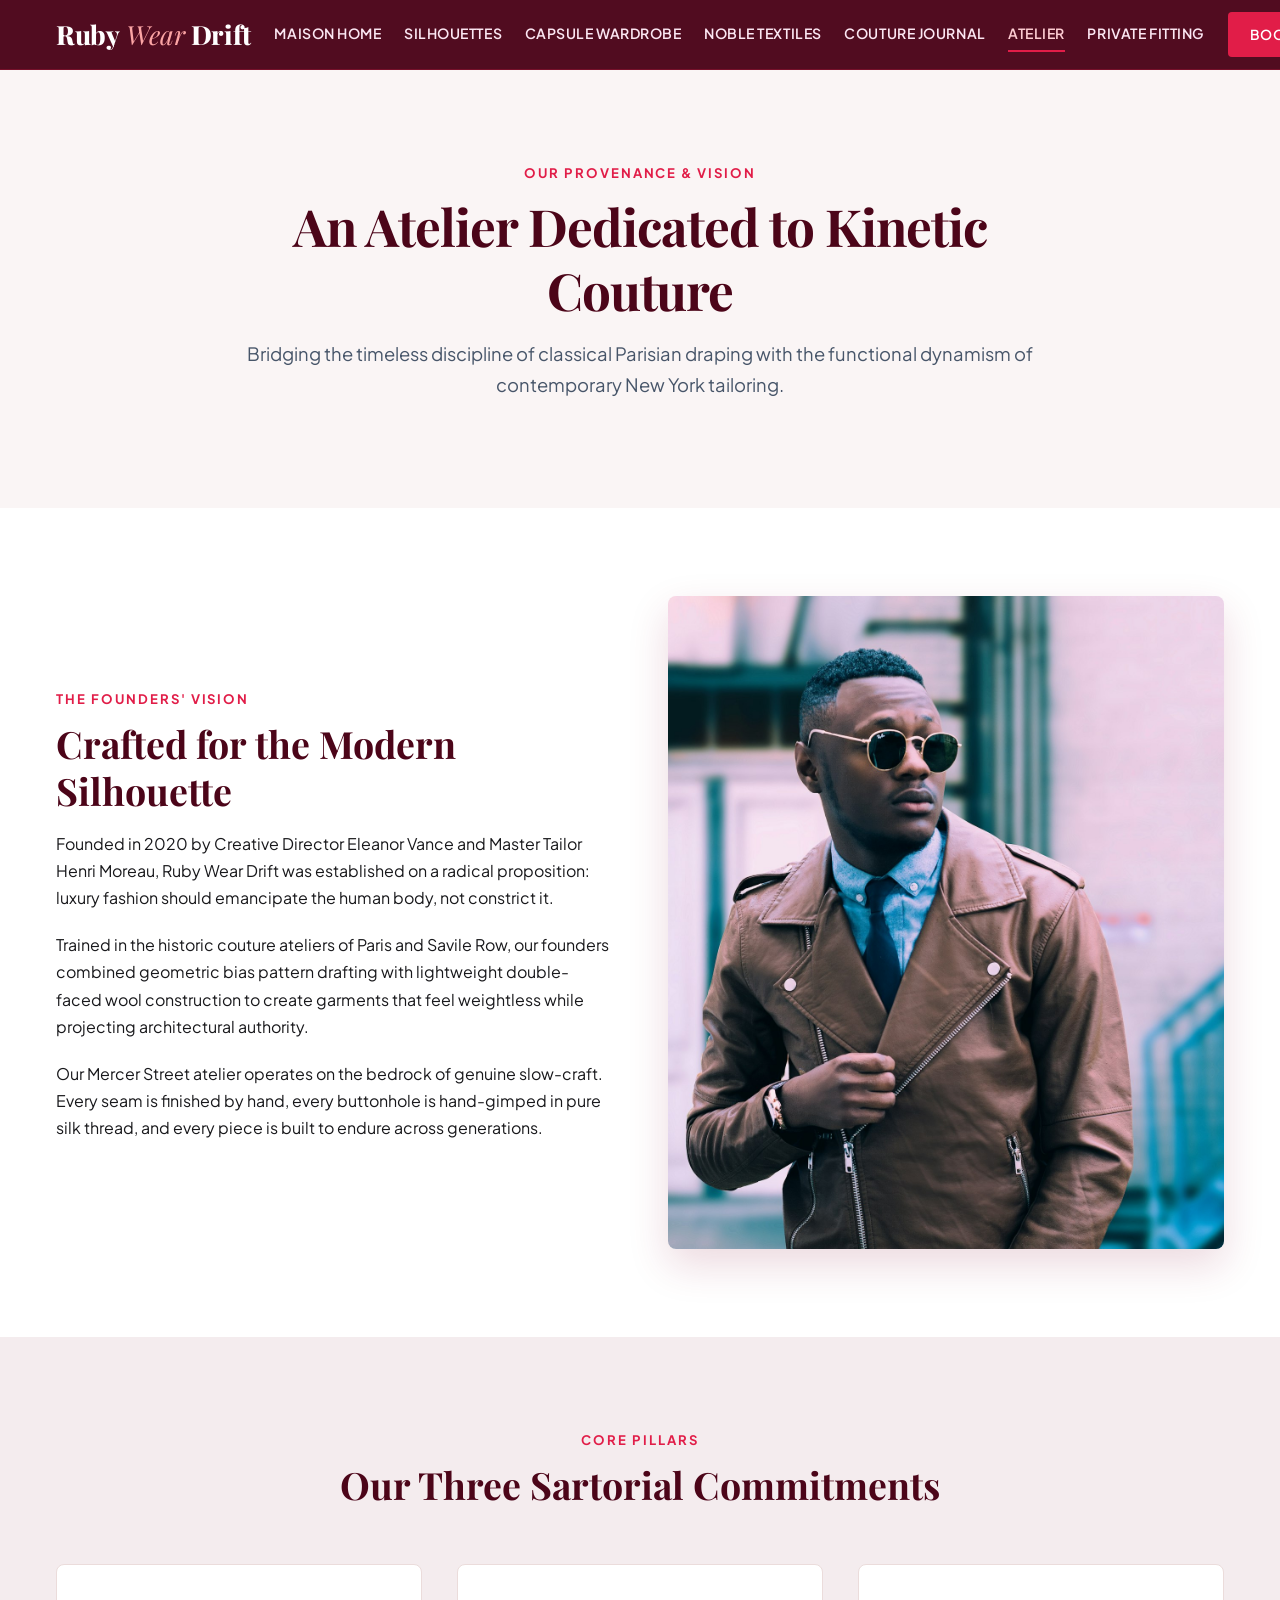
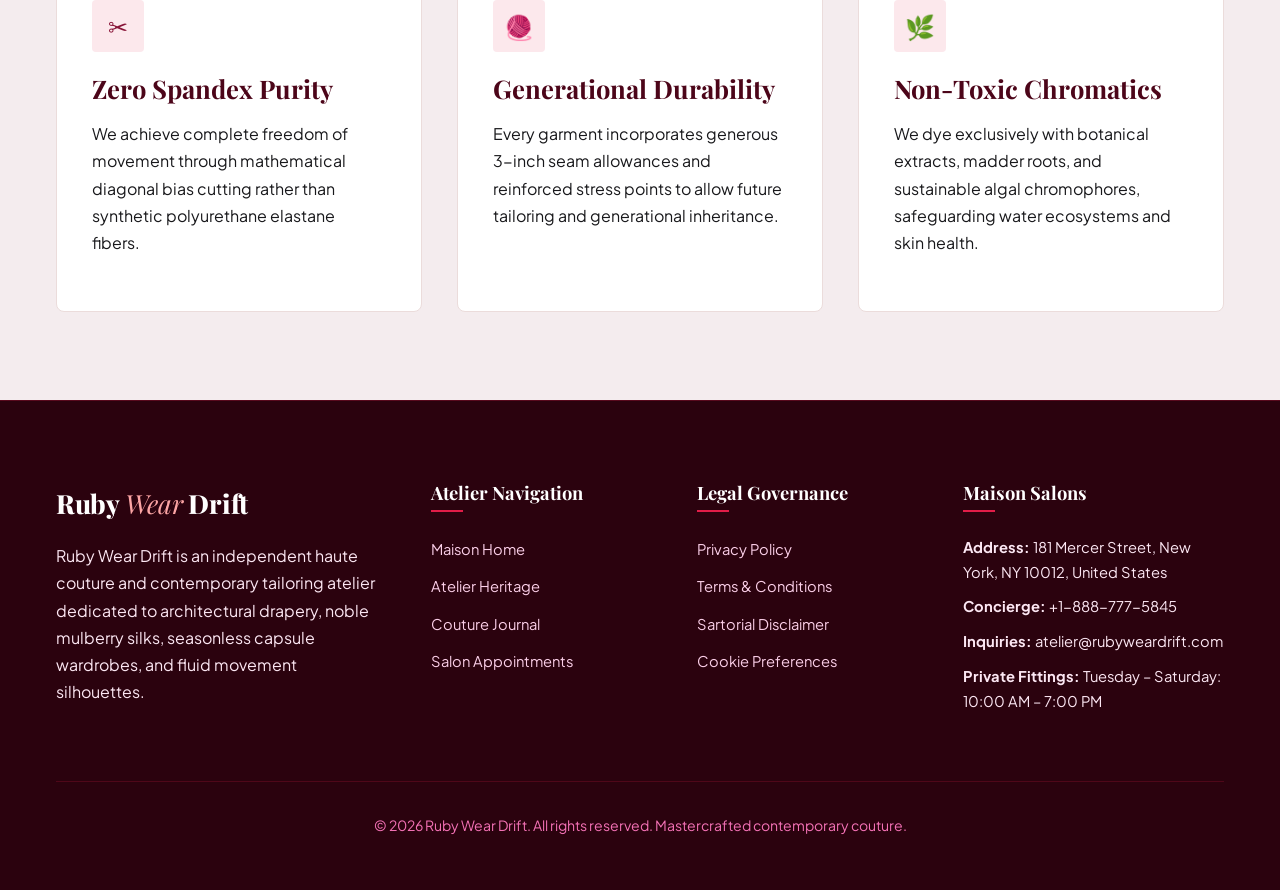
<file: about.html>
<!DOCTYPE html>
<html lang="en">
<head>
  <meta charset="UTF-8">
  <meta name="viewport" content="width=device-width, initial-scale=1.0">
  <title>About Atelier & Couture Heritage | Ruby Wear Drift</title>
  <meta name="description" content="Discover the artisan heritage, architectural tailoring philosophy, and sustainable silk craftsmanship behind Ruby Wear Drift.">
  <link rel="canonical" href="https://rubyweardrift.com/about.html">
  <link rel="preconnect" href="https://fonts.googleapis.com">
  <link rel="preconnect" href="https://fonts.gstatic.com" crossorigin>
  <link href="https://fonts.googleapis.com/css2?family=Playfair+Display:ital,wght@0,600;0,700;0,800;1,600&family=Plus+Jakarta+Sans:wght@400;500;600;700&display=swap" rel="stylesheet">
  <link rel="stylesheet" href="css/style.css">
  <!-- Google tag (gtag.js) -->
  <script async src="https://www.googletagmanager.com/gtag/js?id=G-0LY0HY7L01"></script>
  <script>
    window.dataLayer = window.dataLayer || [];
    function gtag(){dataLayer.push(arguments);}
    gtag('js', new Date());
    gtag('config', 'G-0LY0HY7L01');
  </script>
</head>
<body>
  <header class="site-header">
    <div class="container header-inner">
      <a href="index.html" class="brand-logo">
        Ruby <span>Wear</span> Drift
      </a>
      <nav class="main-nav">
        <a href="index.html" class="nav-link ">Maison Home</a>
        <a href="index.html#silhouette" class="nav-link">Silhouettes</a>
        <a href="index.html#capsule" class="nav-link">Capsule Wardrobe</a>
        <a href="index.html#textiles" class="nav-link">Noble Textiles</a>
        <a href="blog.html" class="nav-link ">Couture Journal</a>
        <a href="about.html" class="nav-link active">Atelier</a>
        <a href="contact.html" class="nav-link ">Private Fitting</a>
      </nav>
      <div class="nav-actions">
        <a href="contact.html" class="btn btn-primary btn-header">Book Salon</a>
        <button class="mobile-toggle" aria-label="Toggle navigation">&#9776;</button>
      </div>
    </div>
  </header>

  <section class="section-padding bg-cream">
    <div class="container" style="max-width:860px; text-align:center;">
      <span class="section-subtitle">Our Provenance &amp; Vision</span>
      <h1>An Atelier Dedicated to Kinetic Couture</h1>
      <p style="font-size:1.15rem; color:#475569; margin-top:1rem;">Bridging the timeless discipline of classical Parisian draping with the functional dynamism of contemporary New York tailoring.</p>
    </div>
  </section>

  <section class="section-padding bg-white">
    <div class="container">
      <div class="grid-2">
        <div>
          <span class="section-subtitle">The Founders' Vision</span>
          <h2>Crafted for the Modern Silhouette</h2>
          <p>Founded in 2020 by Creative Director Eleanor Vance and Master Tailor Henri Moreau, Ruby Wear Drift was established on a radical proposition: luxury fashion should emancipate the human body, not constrict it.</p>
          <p>Trained in the historic couture ateliers of Paris and Savile Row, our founders combined geometric bias pattern drafting with lightweight double-faced wool construction to create garments that feel weightless while projecting architectural authority.</p>
          <p>Our Mercer Street atelier operates on the bedrock of genuine slow-craft. Every seam is finished by hand, every buttonhole is hand-gimped in pure silk thread, and every piece is built to endure across generations.</p>
        </div>
        <div>
          <img src="images/monochrome-capsule-wardrobe-collection.jpg" alt="Ruby Wear Drift Atelier Collection" style="box-shadow: var(--shadow-lg);">
        </div>
      </div>
    </div>
  </section>

  <section class="section-padding bg-light-alt">
    <div class="container">
      <div class="section-title-wrap">
        <span class="section-subtitle">Core Pillars</span>
        <h2>Our Three Sartorial Commitments</h2>
      </div>
      <div class="grid-3">
        <div class="feature-box">
          <div class="feature-icon">&#9986;</div>
          <h3>Zero Spandex Purity</h3>
          <p>We achieve complete freedom of movement through mathematical diagonal bias cutting rather than synthetic polyurethane elastane fibers.</p>
        </div>
        <div class="feature-box">
          <div class="feature-icon">&#129526;</div>
          <h3>Generational Durability</h3>
          <p>Every garment incorporates generous 3-inch seam allowances and reinforced stress points to allow future tailoring and generational inheritance.</p>
        </div>
        <div class="feature-box">
          <div class="feature-icon">&#127807;</div>
          <h3>Non-Toxic Chromatics</h3>
          <p>We dye exclusively with botanical extracts, madder roots, and sustainable algal chromophores, safeguarding water ecosystems and skin health.</p>
        </div>
      </div>
    </div>
  </section>

  <footer class="site-footer">
    <div class="container">
      <div class="footer-grid">
        <div class="footer-col">
          <a href="index.html" class="brand-logo" style="color:#ffffff; margin-bottom:16px; display:inline-block;">
            Ruby <span>Wear</span> Drift
          </a>
          <p>Ruby Wear Drift is an independent haute couture and contemporary tailoring atelier dedicated to architectural drapery, noble mulberry silks, seasonless capsule wardrobes, and fluid movement silhouettes.</p>
        </div>
        <div class="footer-col">
          <h4>Atelier Navigation</h4>
          <ul class="footer-links">
            <li><a href="index.html">Maison Home</a></li>
            <li><a href="about.html">Atelier Heritage</a></li>
            <li><a href="blog.html">Couture Journal</a></li>
            <li><a href="contact.html">Salon Appointments</a></li>
          </ul>
        </div>
        <div class="footer-col">
          <h4>Legal Governance</h4>
          <ul class="footer-links">
            <li><a href="privacy-policy.html">Privacy Policy</a></li>
            <li><a href="terms-and-conditions.html">Terms &amp; Conditions</a></li>
            <li><a href="disclaimer.html">Sartorial Disclaimer</a></li>
            <li><a href="cookie-policy.html">Cookie Preferences</a></li>
          </ul>
        </div>
        <div class="footer-col footer-contact-info">
          <h4>Maison Salons</h4>
          <p><strong>Address:</strong> 181 Mercer Street, New York, NY 10012, United States</p>
          <p><strong>Concierge:</strong> +1-888-777-5845</p>
          <p><strong>Inquiries:</strong> atelier@rubyweardrift.com</p>
          <p><strong>Private Fittings:</strong> Tuesday &ndash; Saturday: 10:00 AM &ndash; 7:00 PM</p>
        </div>
      </div>
      <div class="footer-bottom">
        <p>&copy; 2026 Ruby Wear Drift. All rights reserved. Mastercrafted contemporary couture.</p>
      </div>
    </div>
  </footer>
  <script src="js/main.js"></script>
</body>
</html>
</file>
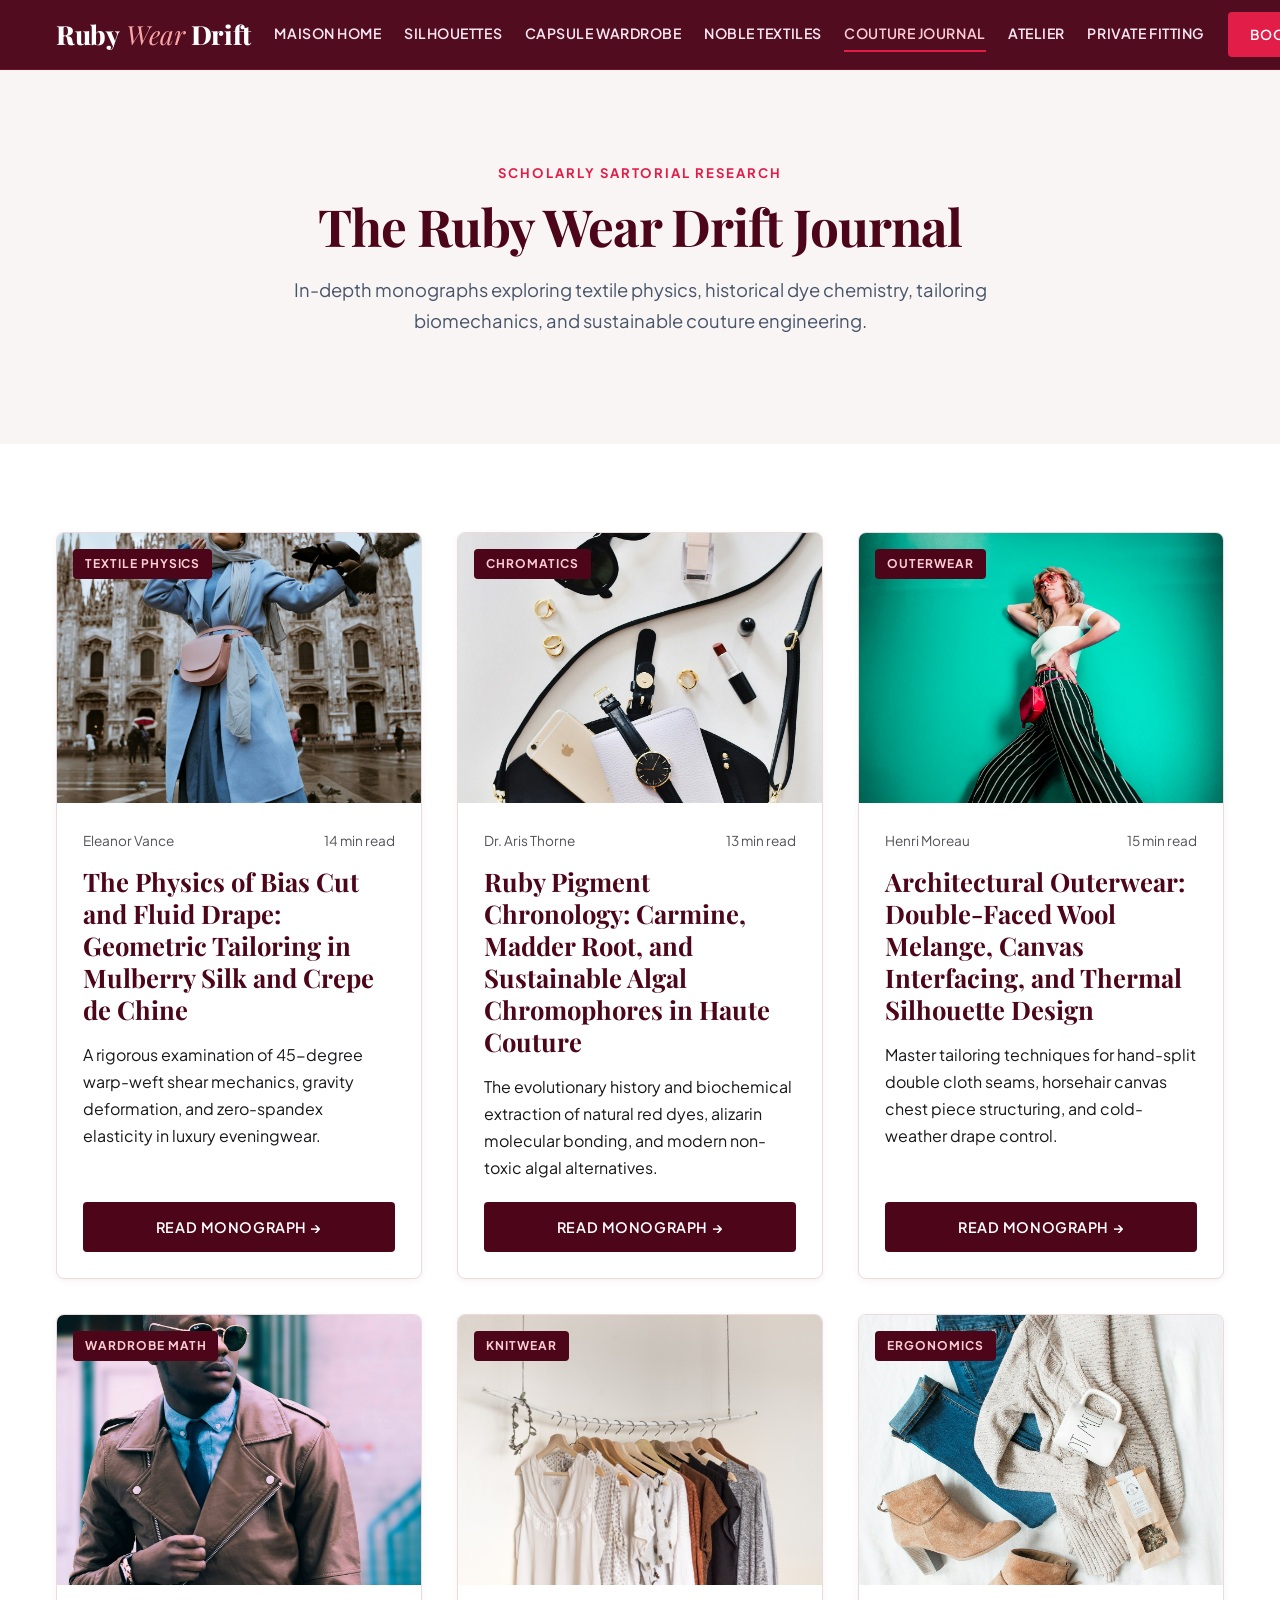
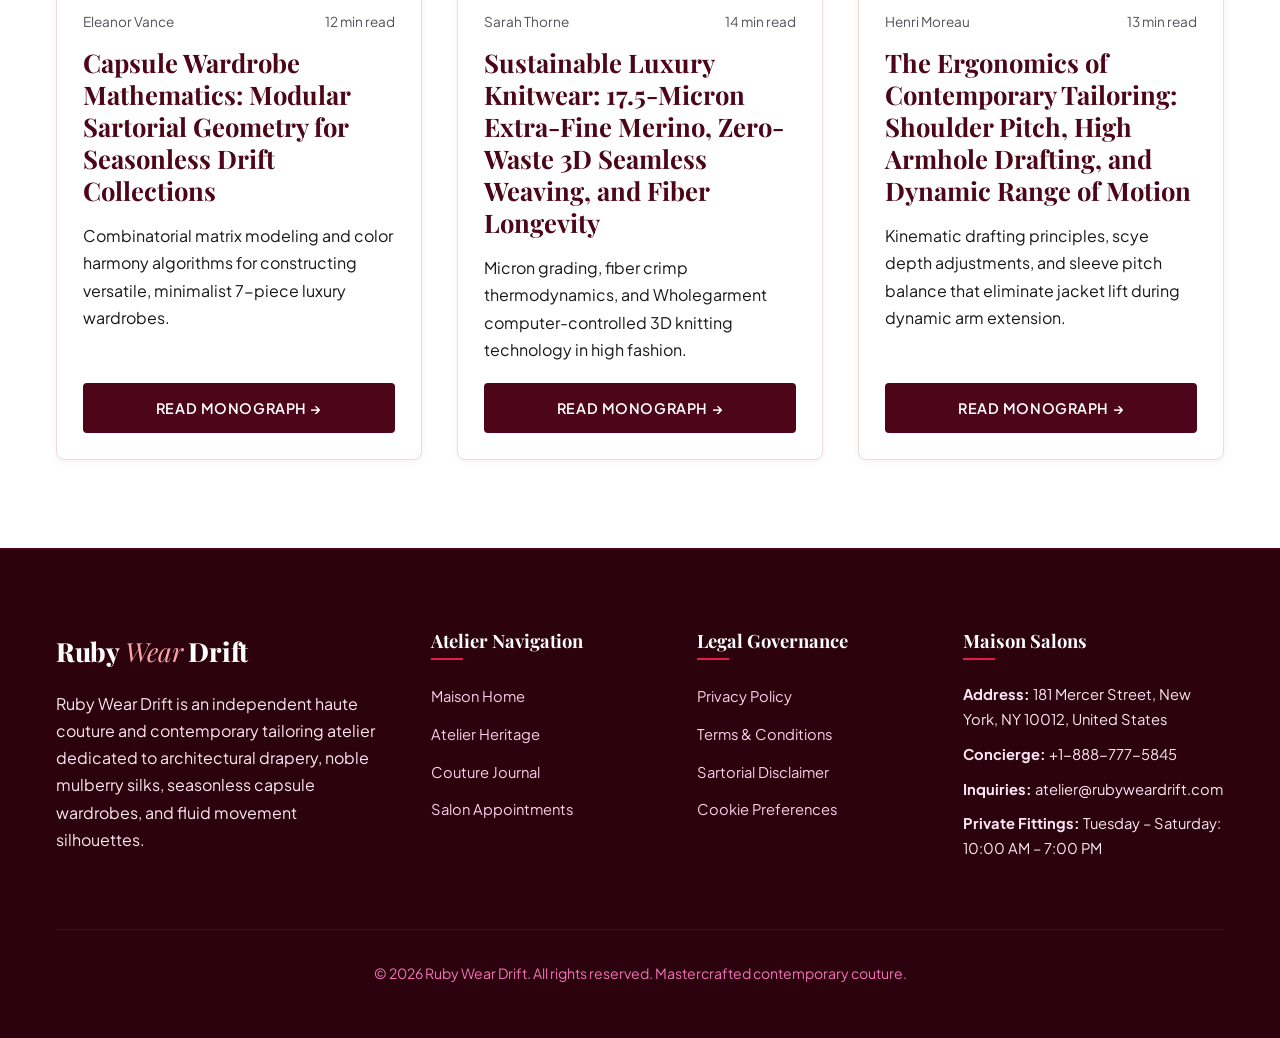
<file: blog.html>
<!DOCTYPE html>
<html lang="en">
<head>
  <meta charset="UTF-8">
  <meta name="viewport" content="width=device-width, initial-scale=1.0">
  <title>Couture Journal & Scholarly Sartorial Research | Ruby Wear Drift</title>
  <meta name="description" content="Read scholarly monographs on high-fashion pattern drafting, bias cutting mechanics, botanical dye chemistry, and tailoring ergonomics.">
  <link rel="canonical" href="https://rubyweardrift.com/blog.html">
  <link rel="preconnect" href="https://fonts.googleapis.com">
  <link rel="preconnect" href="https://fonts.gstatic.com" crossorigin>
  <link href="https://fonts.googleapis.com/css2?family=Playfair+Display:ital,wght@0,600;0,700;0,800;1,600&family=Plus+Jakarta+Sans:wght@400;500;600;700&display=swap" rel="stylesheet">
  <link rel="stylesheet" href="css/style.css">
  <!-- Google tag (gtag.js) -->
  <script async src="https://www.googletagmanager.com/gtag/js?id=G-0LY0HY7L01"></script>
  <script>
    window.dataLayer = window.dataLayer || [];
    function gtag(){dataLayer.push(arguments);}
    gtag('js', new Date());
    gtag('config', 'G-0LY0HY7L01');
  </script>
</head>
<body>
  <header class="site-header">
    <div class="container header-inner">
      <a href="index.html" class="brand-logo">
        Ruby <span>Wear</span> Drift
      </a>
      <nav class="main-nav">
        <a href="index.html" class="nav-link ">Maison Home</a>
        <a href="index.html#silhouette" class="nav-link">Silhouettes</a>
        <a href="index.html#capsule" class="nav-link">Capsule Wardrobe</a>
        <a href="index.html#textiles" class="nav-link">Noble Textiles</a>
        <a href="blog.html" class="nav-link active">Couture Journal</a>
        <a href="about.html" class="nav-link ">Atelier</a>
        <a href="contact.html" class="nav-link ">Private Fitting</a>
      </nav>
      <div class="nav-actions">
        <a href="contact.html" class="btn btn-primary btn-header">Book Salon</a>
        <button class="mobile-toggle" aria-label="Toggle navigation">&#9776;</button>
      </div>
    </div>
  </header>

  <section class="section-padding bg-cream">
    <div class="container" style="max-width:860px; text-align:center;">
      <span class="section-subtitle">Scholarly Sartorial Research</span>
      <h1>The Ruby Wear Drift Journal</h1>
      <p style="font-size:1.15rem; color:#475569; margin-top:1rem;">In-depth monographs exploring textile physics, historical dye chemistry, tailoring biomechanics, and sustainable couture engineering.</p>
    </div>
  </section>

  <section class="section-padding bg-white">
    <div class="container">
      <div class="grid-3">
        <div class="couture-card">
          <div class="couture-img-wrap">
            <img src="images/crimson-silk-evening-gown-movement.jpg" alt="Bias Cut Physics">
            <span class="couture-badge">Textile Physics</span>
          </div>
          <div class="couture-body">
            <div class="couture-meta"><span>Eleanor Vance</span><span>14 min read</span></div>
            <h3>The Physics of Bias Cut and Fluid Drape: Geometric Tailoring in Mulberry Silk and Crepe de Chine</h3>
            <p>A rigorous examination of 45-degree warp-weft shear mechanics, gravity deformation, and zero-spandex elasticity in luxury eveningwear.</p>
            <a href="blog/the-physics-of-bias-cut-and-fluid-drape-geometric-tailoring-in-mulberry-silk-and-crepe-de-chine.html" class="btn btn-dark" style="margin-top:auto;">Read Monograph &rarr;</a>
          </div>
        </div>

        <div class="couture-card">
          <div class="couture-img-wrap">
            <img src="images/sustainable-botanical-dye-pigment-swatches.jpg" alt="Ruby Pigment Chemistry">
            <span class="couture-badge">Chromatics</span>
          </div>
          <div class="couture-body">
            <div class="couture-meta"><span>Dr. Aris Thorne</span><span>13 min read</span></div>
            <h3>Ruby Pigment Chronology: Carmine, Madder Root, and Sustainable Algal Chromophores in Haute Couture</h3>
            <p>The evolutionary history and biochemical extraction of natural red dyes, alizarin molecular bonding, and modern non-toxic algal alternatives.</p>
            <a href="blog/ruby-pigment-chronology-carmine-madder-root-and-sustainable-algal-chromophores-in-haute-couture.html" class="btn btn-dark" style="margin-top:auto;">Read Monograph &rarr;</a>
          </div>
        </div>

        <div class="couture-card">
          <div class="couture-img-wrap">
            <img src="images/tailored-wool-overcoat-streetstyle.jpg" alt="Architectural Outerwear">
            <span class="couture-badge">Outerwear</span>
          </div>
          <div class="couture-body">
            <div class="couture-meta"><span>Henri Moreau</span><span>15 min read</span></div>
            <h3>Architectural Outerwear: Double-Faced Wool Melange, Canvas Interfacing, and Thermal Silhouette Design</h3>
            <p>Master tailoring techniques for hand-split double cloth seams, horsehair canvas chest piece structuring, and cold-weather drape control.</p>
            <a href="blog/architectural-outerwear-double-faced-wool-melange-canvas-interfacing-and-thermal-silhouette-design.html" class="btn btn-dark" style="margin-top:auto;">Read Monograph &rarr;</a>
          </div>
        </div>

        <div class="couture-card">
          <div class="couture-img-wrap">
            <img src="images/monochrome-capsule-wardrobe-collection.jpg" alt="Capsule Mathematics">
            <span class="couture-badge">Wardrobe Math</span>
          </div>
          <div class="couture-body">
            <div class="couture-meta"><span>Eleanor Vance</span><span>12 min read</span></div>
            <h3>Capsule Wardrobe Mathematics: Modular Sartorial Geometry for Seasonless Drift Collections</h3>
            <p>Combinatorial matrix modeling and color harmony algorithms for constructing versatile, minimalist 7-piece luxury wardrobes.</p>
            <a href="blog/capsule-wardrobe-mathematics-modular-sartorial-geometry-for-seasonless-drift-collections.html" class="btn btn-dark" style="margin-top:auto;">Read Monograph &rarr;</a>
          </div>
        </div>

        <div class="couture-card">
          <div class="couture-img-wrap">
            <img src="images/minimalist-autumn-knitwear-portrait.jpg" alt="Sustainable Knitwear">
            <span class="couture-badge">Knitwear</span>
          </div>
          <div class="couture-body">
            <div class="couture-meta"><span>Sarah Thorne</span><span>14 min read</span></div>
            <h3>Sustainable Luxury Knitwear: 17.5-Micron Extra-Fine Merino, Zero-Waste 3D Seamless Weaving, and Fiber Longevity</h3>
            <p>Micron grading, fiber crimp thermodynamics, and Wholegarment computer-controlled 3D knitting technology in high fashion.</p>
            <a href="blog/sustainable-luxury-knitwear-17-5-micron-extra-fine-merino-zero-waste-3d-seamless-weaving-and-fiber-longevity.html" class="btn btn-dark" style="margin-top:auto;">Read Monograph &rarr;</a>
          </div>
        </div>

        <div class="couture-card">
          <div class="couture-img-wrap">
            <img src="images/bespoke-garment-measuring-and-tailoring.jpg" alt="Tailoring Ergonomics">
            <span class="couture-badge">Ergonomics</span>
          </div>
          <div class="couture-body">
            <div class="couture-meta"><span>Henri Moreau</span><span>13 min read</span></div>
            <h3>The Ergonomics of Contemporary Tailoring: Shoulder Pitch, High Armhole Drafting, and Dynamic Range of Motion</h3>
            <p>Kinematic drafting principles, scye depth adjustments, and sleeve pitch balance that eliminate jacket lift during dynamic arm extension.</p>
            <a href="blog/the-ergonomics-of-contemporary-tailoring-shoulder-pitch-high-armhole-drafting-and-dynamic-range-of-motion.html" class="btn btn-dark" style="margin-top:auto;">Read Monograph &rarr;</a>
          </div>
        </div>
      </div>
    </div>
  </section>

  <footer class="site-footer">
    <div class="container">
      <div class="footer-grid">
        <div class="footer-col">
          <a href="index.html" class="brand-logo" style="color:#ffffff; margin-bottom:16px; display:inline-block;">
            Ruby <span>Wear</span> Drift
          </a>
          <p>Ruby Wear Drift is an independent haute couture and contemporary tailoring atelier dedicated to architectural drapery, noble mulberry silks, seasonless capsule wardrobes, and fluid movement silhouettes.</p>
        </div>
        <div class="footer-col">
          <h4>Atelier Navigation</h4>
          <ul class="footer-links">
            <li><a href="index.html">Maison Home</a></li>
            <li><a href="about.html">Atelier Heritage</a></li>
            <li><a href="blog.html">Couture Journal</a></li>
            <li><a href="contact.html">Salon Appointments</a></li>
          </ul>
        </div>
        <div class="footer-col">
          <h4>Legal Governance</h4>
          <ul class="footer-links">
            <li><a href="privacy-policy.html">Privacy Policy</a></li>
            <li><a href="terms-and-conditions.html">Terms &amp; Conditions</a></li>
            <li><a href="disclaimer.html">Sartorial Disclaimer</a></li>
            <li><a href="cookie-policy.html">Cookie Preferences</a></li>
          </ul>
        </div>
        <div class="footer-col footer-contact-info">
          <h4>Maison Salons</h4>
          <p><strong>Address:</strong> 181 Mercer Street, New York, NY 10012, United States</p>
          <p><strong>Concierge:</strong> +1-888-777-5845</p>
          <p><strong>Inquiries:</strong> atelier@rubyweardrift.com</p>
          <p><strong>Private Fittings:</strong> Tuesday &ndash; Saturday: 10:00 AM &ndash; 7:00 PM</p>
        </div>
      </div>
      <div class="footer-bottom">
        <p>&copy; 2026 Ruby Wear Drift. All rights reserved. Mastercrafted contemporary couture.</p>
      </div>
    </div>
  </footer>
  <script src="js/main.js"></script>
</body>
</html>
</file>
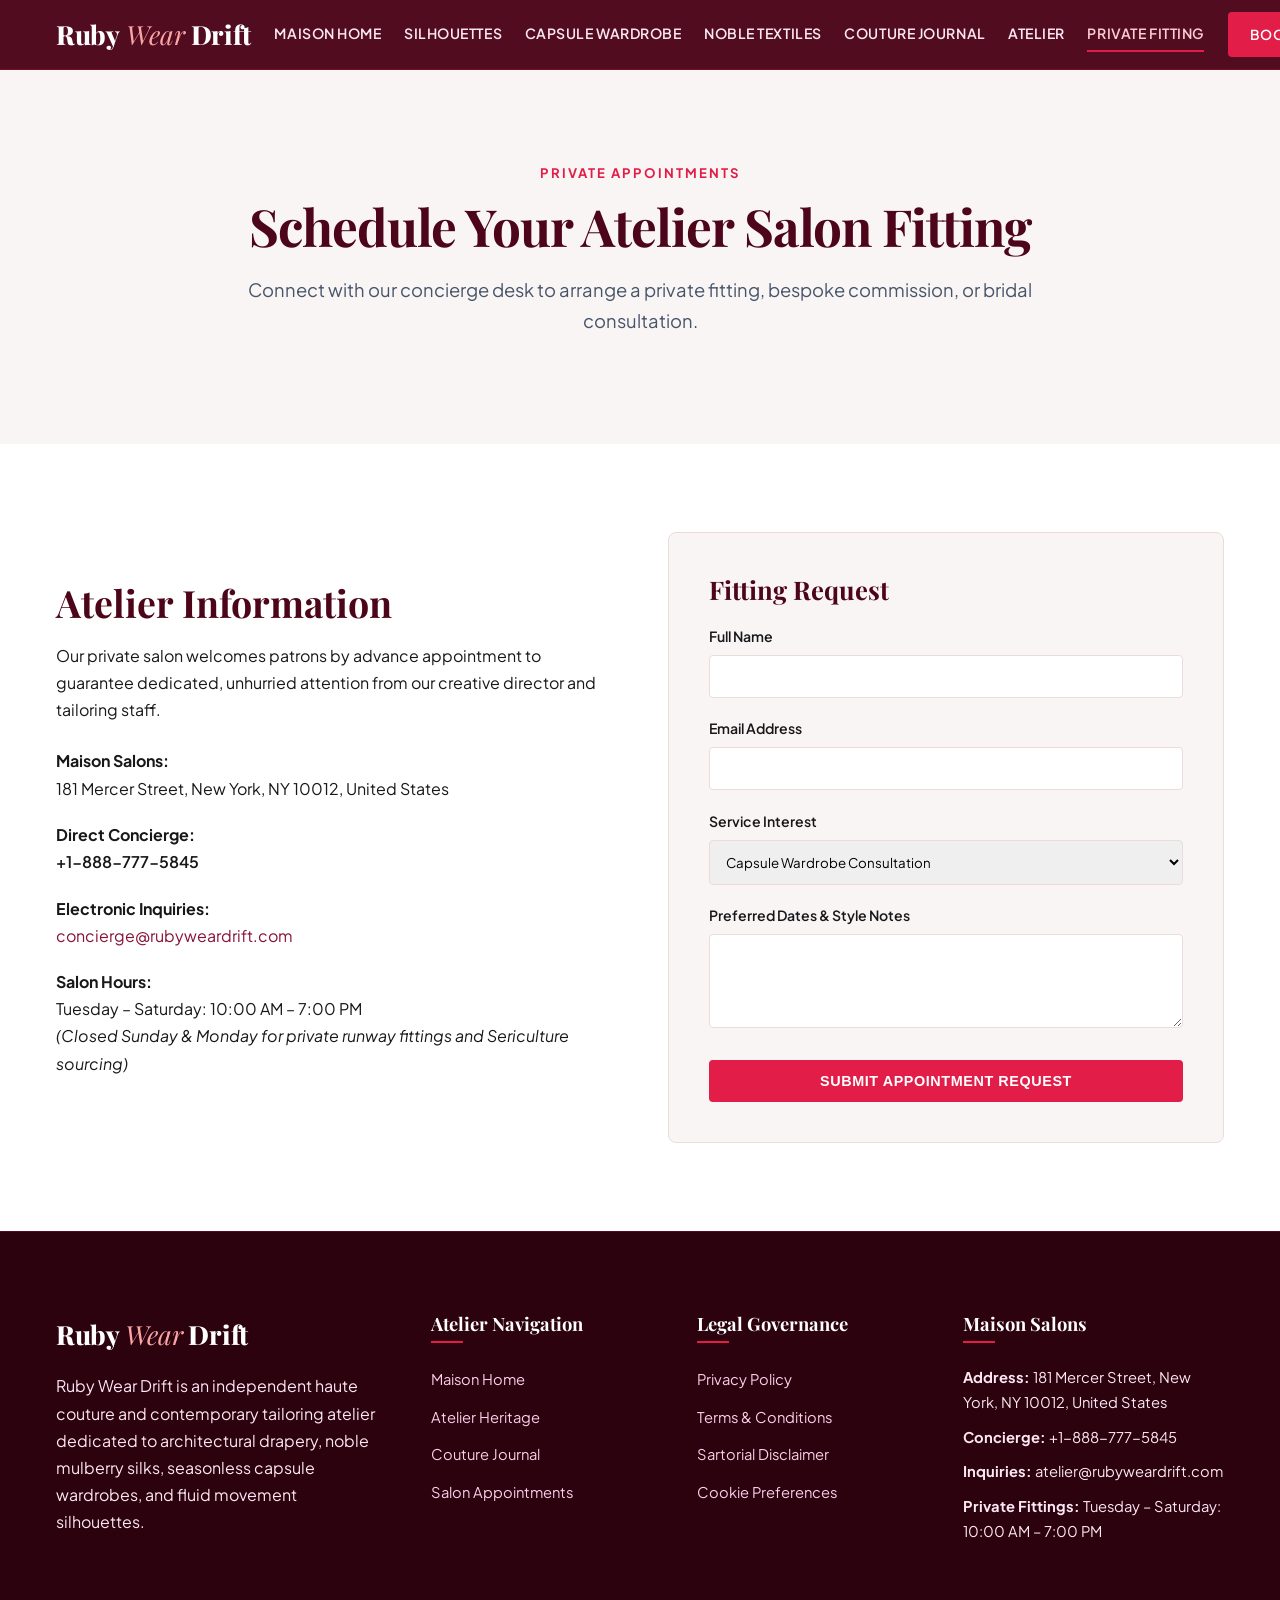
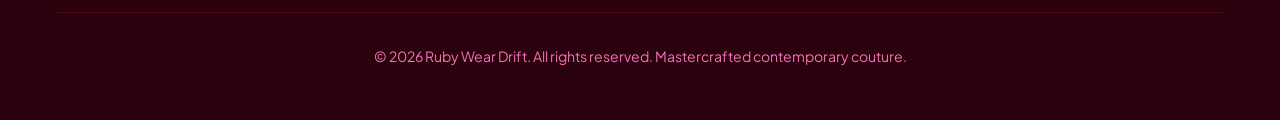
<file: contact.html>
<!DOCTYPE html>
<html lang="en">
<head>
  <meta charset="UTF-8">
  <meta name="viewport" content="width=device-width, initial-scale=1.0">
  <title>Private Fitting & Salon Concierge | Ruby Wear Drift</title>
  <meta name="description" content="Schedule your private fitting appointment or bespoke tailoring consultation at Ruby Wear Drift in New York.">
  <link rel="canonical" href="https://rubyweardrift.com/contact.html">
  <link rel="preconnect" href="https://fonts.googleapis.com">
  <link rel="preconnect" href="https://fonts.gstatic.com" crossorigin>
  <link href="https://fonts.googleapis.com/css2?family=Playfair+Display:ital,wght@0,600;0,700;0,800;1,600&family=Plus+Jakarta+Sans:wght@400;500;600;700&display=swap" rel="stylesheet">
  <link rel="stylesheet" href="css/style.css">
  <!-- Google tag (gtag.js) -->
  <script async src="https://www.googletagmanager.com/gtag/js?id=G-0LY0HY7L01"></script>
  <script>
    window.dataLayer = window.dataLayer || [];
    function gtag(){dataLayer.push(arguments);}
    gtag('js', new Date());
    gtag('config', 'G-0LY0HY7L01');
  </script>
</head>
<body>
  <header class="site-header">
    <div class="container header-inner">
      <a href="index.html" class="brand-logo">
        Ruby <span>Wear</span> Drift
      </a>
      <nav class="main-nav">
        <a href="index.html" class="nav-link ">Maison Home</a>
        <a href="index.html#silhouette" class="nav-link">Silhouettes</a>
        <a href="index.html#capsule" class="nav-link">Capsule Wardrobe</a>
        <a href="index.html#textiles" class="nav-link">Noble Textiles</a>
        <a href="blog.html" class="nav-link ">Couture Journal</a>
        <a href="about.html" class="nav-link ">Atelier</a>
        <a href="contact.html" class="nav-link active">Private Fitting</a>
      </nav>
      <div class="nav-actions">
        <a href="contact.html" class="btn btn-primary btn-header">Book Salon</a>
        <button class="mobile-toggle" aria-label="Toggle navigation">&#9776;</button>
      </div>
    </div>
  </header>

  <section class="section-padding bg-cream">
    <div class="container" style="max-width:860px; text-align:center;">
      <span class="section-subtitle">Private Appointments</span>
      <h1>Schedule Your Atelier Salon Fitting</h1>
      <p style="font-size:1.15rem; color:#475569; margin-top:1rem;">Connect with our concierge desk to arrange a private fitting, bespoke commission, or bridal consultation.</p>
    </div>
  </section>

  <section class="section-padding bg-white">
    <div class="container">
      <div class="grid-2">
        <div>
          <h2>Atelier Information</h2>
          <p style="margin-bottom:1.5rem;">Our private salon welcomes patrons by advance appointment to guarantee dedicated, unhurried attention from our creative director and tailoring staff.</p>
          
          <div style="margin-bottom:1.2rem;">
            <strong>Maison Salons:</strong><br>
            181 Mercer Street, New York, NY 10012, United States
          </div>
          <div style="margin-bottom:1.2rem;">
            <strong>Direct Concierge:</strong><br>
            <a href="tel:+18887775845" style="color:var(--text-dark); font-weight:600;">+1-888-777-5845</a>
          </div>
          <div style="margin-bottom:1.2rem;">
            <strong>Electronic Inquiries:</strong><br>
            <a href="mailto:concierge@rubyweardrift.com" style="color:var(--primary-ruby);">concierge@rubyweardrift.com</a>
          </div>
          <div style="margin-bottom:1.2rem;">
            <strong>Salon Hours:</strong><br>
            Tuesday &ndash; Saturday: 10:00 AM &ndash; 7:00 PM<br>
            <em>(Closed Sunday &amp; Monday for private runway fittings and Sericulture sourcing)</em>
          </div>
        </div>

        <div>
          <div style="background:var(--bg-cream); padding:2.5rem; border-radius:var(--radius-md); border:1px solid var(--border-subtle);">
            <h3 style="margin-bottom:1.2rem;">Fitting Request</h3>
            <form action="#" method="POST" onsubmit="event.preventDefault(); alert('Thank you. Our salon concierge will contact you within 24 hours.');">
              <div style="margin-bottom:1.2rem;">
                <label style="display:block; font-size:0.88rem; font-weight:600; margin-bottom:0.4rem;">Full Name</label>
                <input type="text" required style="width:100%; padding:0.75rem; border:1px solid var(--border-subtle); border-radius:var(--radius-sm); font-family:inherit;">
              </div>
              <div style="margin-bottom:1.2rem;">
                <label style="display:block; font-size:0.88rem; font-weight:600; margin-bottom:0.4rem;">Email Address</label>
                <input type="email" required style="width:100%; padding:0.75rem; border:1px solid var(--border-subtle); border-radius:var(--radius-sm); font-family:inherit;">
              </div>
              <div style="margin-bottom:1.2rem;">
                <label style="display:block; font-size:0.88rem; font-weight:600; margin-bottom:0.4rem;">Service Interest</label>
                <select style="width:100%; padding:0.75rem; border:1px solid var(--border-subtle); border-radius:var(--radius-sm); font-family:inherit;">
                  <option>Capsule Wardrobe Consultation</option>
                  <option>Bespoke Eveningwear Fitting</option>
                  <option>Bridal Couture Commission</option>
                  <option>Architectural Outerwear Preview</option>
                </select>
              </div>
              <div style="margin-bottom:1.5rem;">
                <label style="display:block; font-size:0.88rem; font-weight:600; margin-bottom:0.4rem;">Preferred Dates &amp; Style Notes</label>
                <textarea rows="4" style="width:100%; padding:0.75rem; border:1px solid var(--border-subtle); border-radius:var(--radius-sm); font-family:inherit;"></textarea>
              </div>
              <button type="submit" class="btn btn-primary" style="width:100%;">Submit Appointment Request</button>
            </form>
          </div>
        </div>
      </div>
    </div>
  </section>

  <footer class="site-footer">
    <div class="container">
      <div class="footer-grid">
        <div class="footer-col">
          <a href="index.html" class="brand-logo" style="color:#ffffff; margin-bottom:16px; display:inline-block;">
            Ruby <span>Wear</span> Drift
          </a>
          <p>Ruby Wear Drift is an independent haute couture and contemporary tailoring atelier dedicated to architectural drapery, noble mulberry silks, seasonless capsule wardrobes, and fluid movement silhouettes.</p>
        </div>
        <div class="footer-col">
          <h4>Atelier Navigation</h4>
          <ul class="footer-links">
            <li><a href="index.html">Maison Home</a></li>
            <li><a href="about.html">Atelier Heritage</a></li>
            <li><a href="blog.html">Couture Journal</a></li>
            <li><a href="contact.html">Salon Appointments</a></li>
          </ul>
        </div>
        <div class="footer-col">
          <h4>Legal Governance</h4>
          <ul class="footer-links">
            <li><a href="privacy-policy.html">Privacy Policy</a></li>
            <li><a href="terms-and-conditions.html">Terms &amp; Conditions</a></li>
            <li><a href="disclaimer.html">Sartorial Disclaimer</a></li>
            <li><a href="cookie-policy.html">Cookie Preferences</a></li>
          </ul>
        </div>
        <div class="footer-col footer-contact-info">
          <h4>Maison Salons</h4>
          <p><strong>Address:</strong> 181 Mercer Street, New York, NY 10012, United States</p>
          <p><strong>Concierge:</strong> +1-888-777-5845</p>
          <p><strong>Inquiries:</strong> atelier@rubyweardrift.com</p>
          <p><strong>Private Fittings:</strong> Tuesday &ndash; Saturday: 10:00 AM &ndash; 7:00 PM</p>
        </div>
      </div>
      <div class="footer-bottom">
        <p>&copy; 2026 Ruby Wear Drift. All rights reserved. Mastercrafted contemporary couture.</p>
      </div>
    </div>
  </footer>
  <script src="js/main.js"></script>
</body>
</html>
</file>
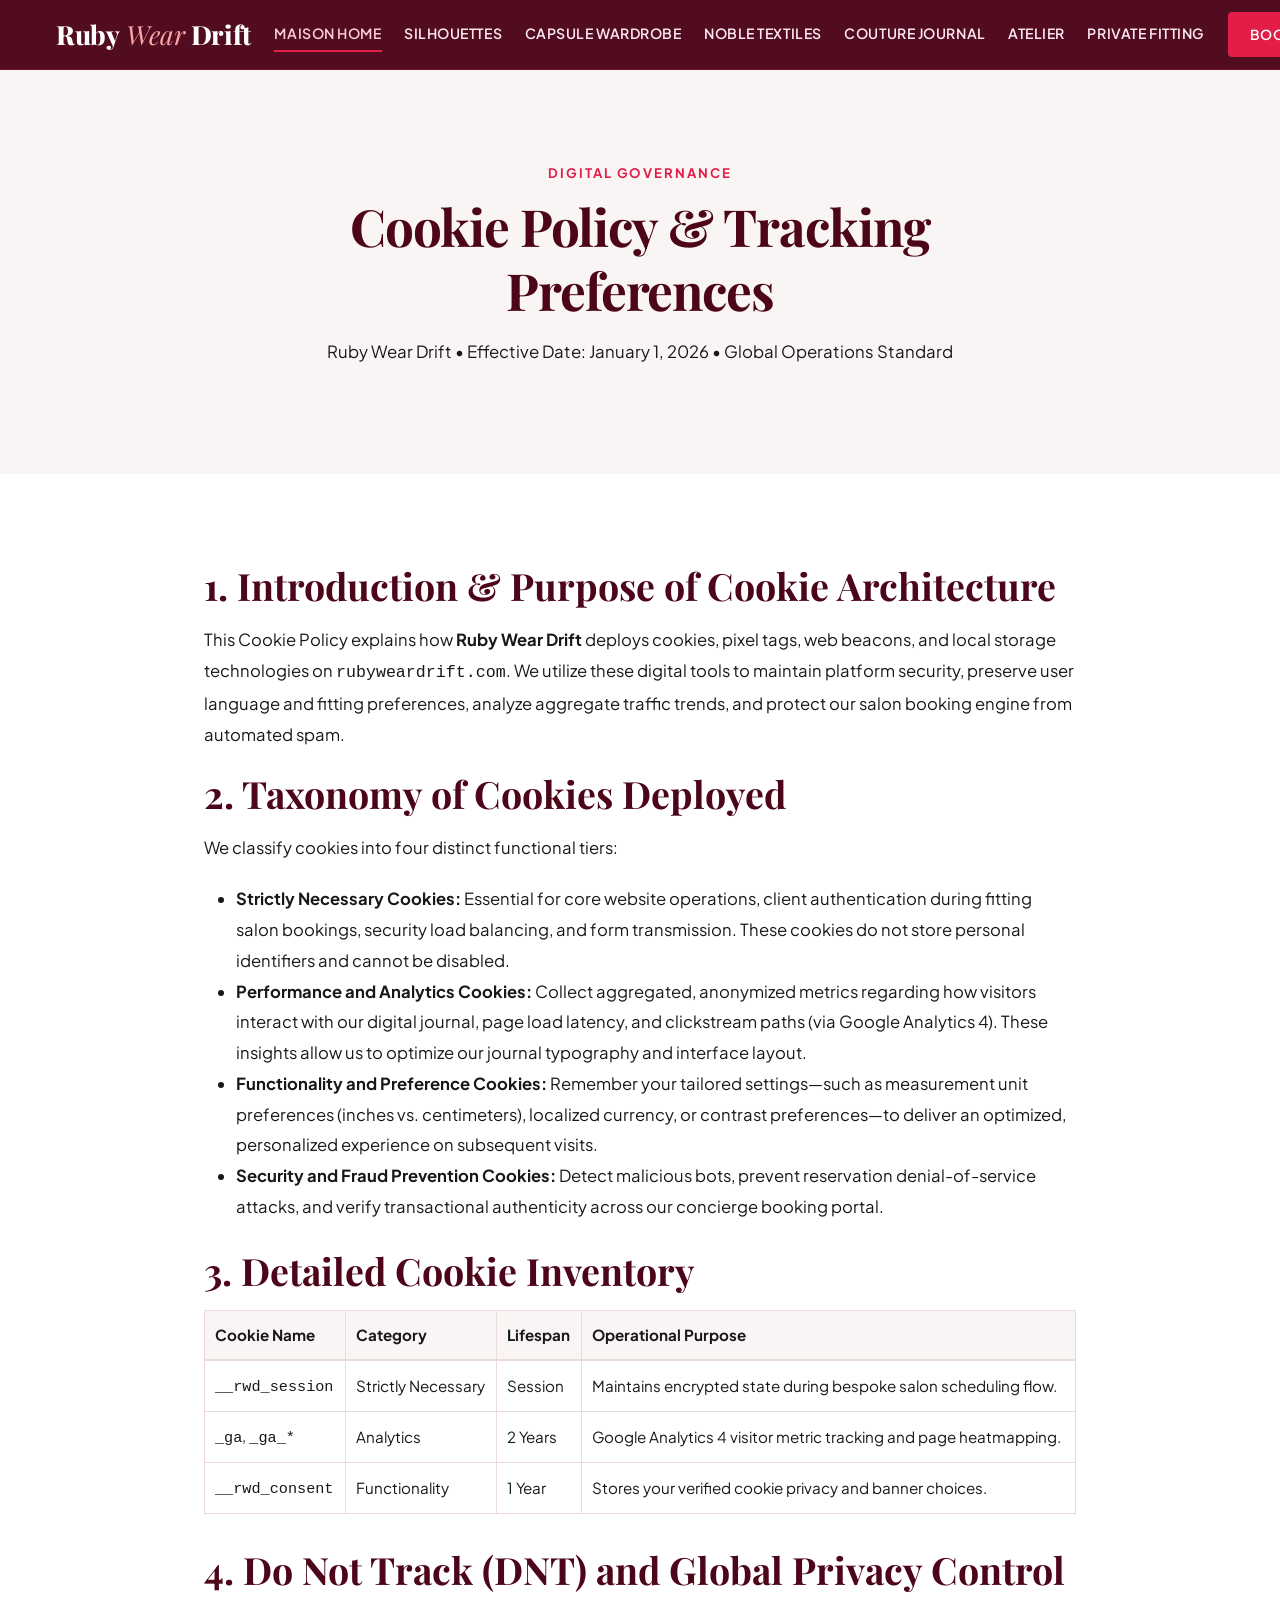
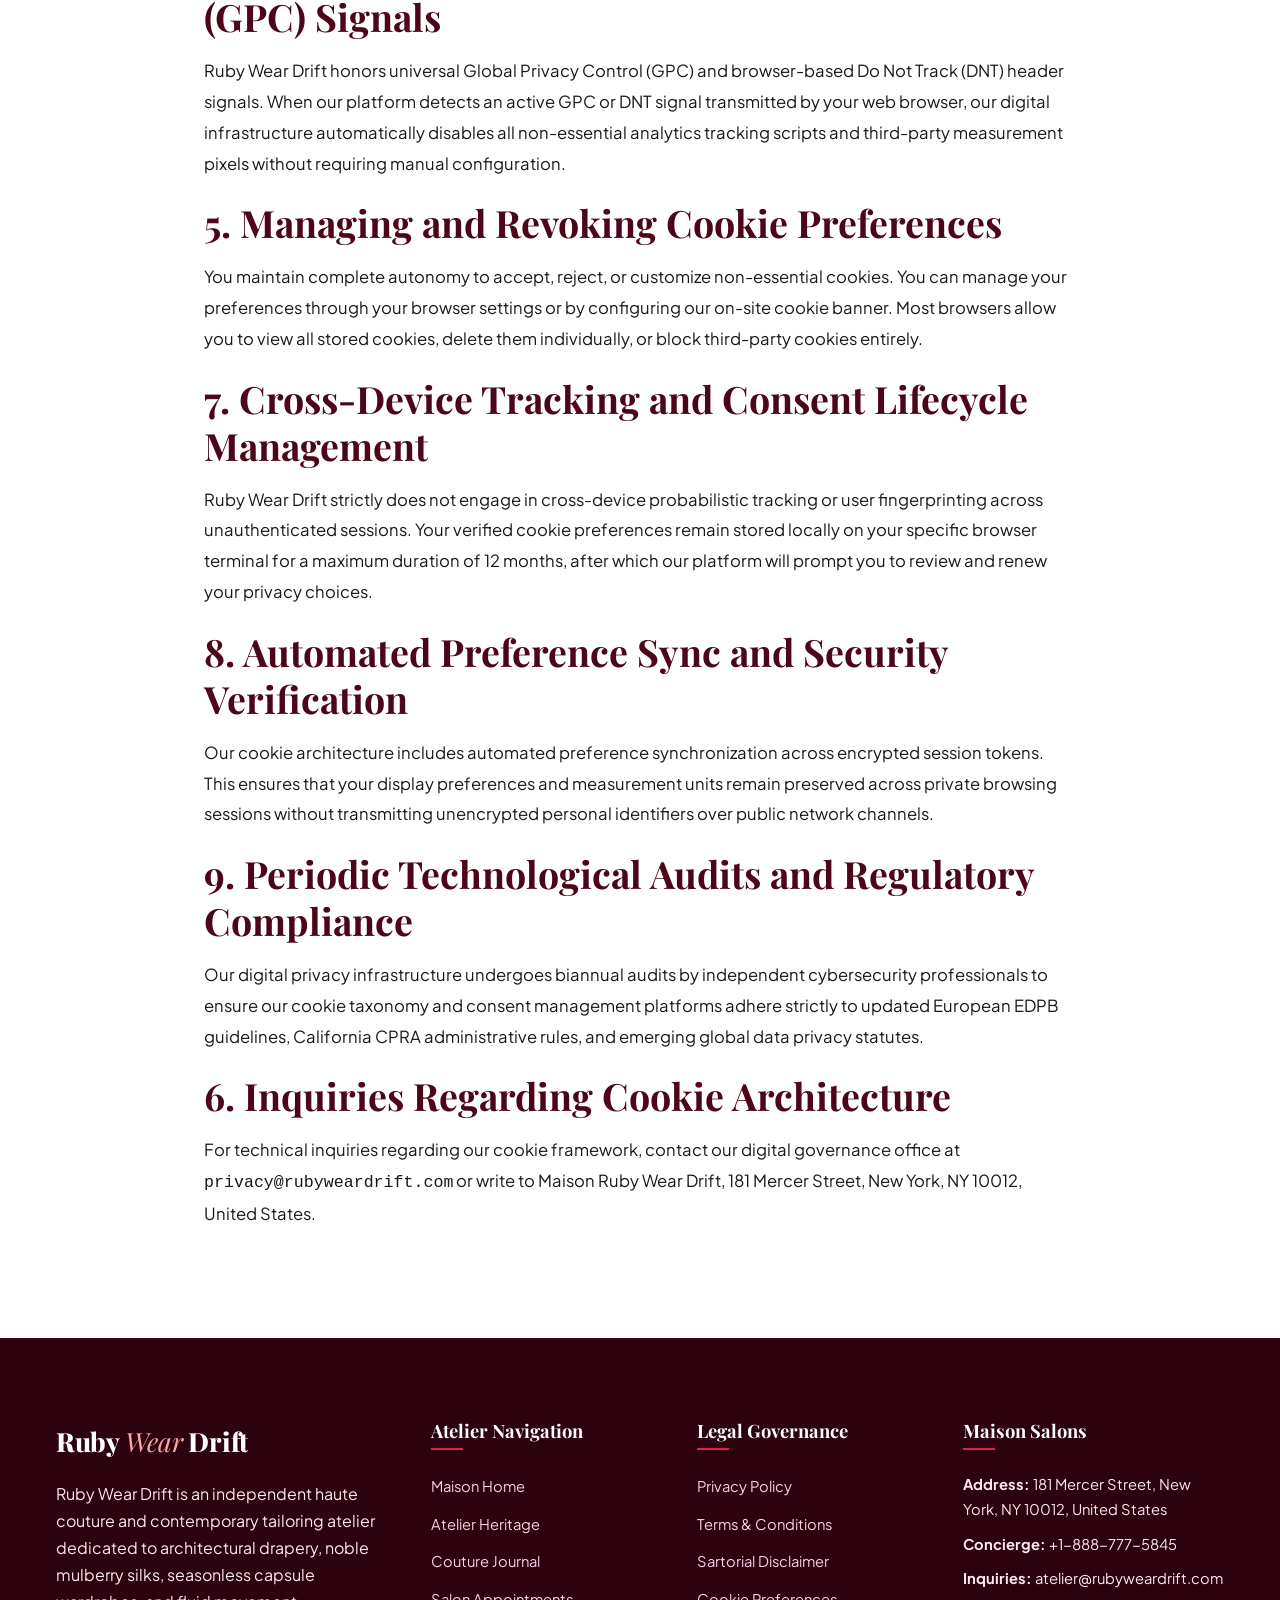
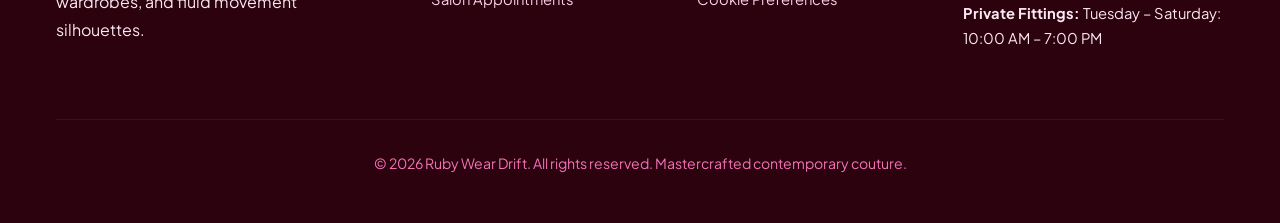
<file: cookie-policy.html>
<!DOCTYPE html>
<html lang="en">
<head>
  <meta charset="UTF-8">
  <meta name="viewport" content="width=device-width, initial-scale=1.0">
  <title>Cookie Policy | Ruby Wear Drift</title>
  <meta name="description" content="Cookie Policy and Tracking Preferences for Ruby Wear Drift.">
  <link rel="canonical" href="https://rubyweardrift.com/cookie-policy.html">
  <link rel="preconnect" href="https://fonts.googleapis.com">
  <link rel="preconnect" href="https://fonts.gstatic.com" crossorigin>
  <link href="https://fonts.googleapis.com/css2?family=Playfair+Display:ital,wght@0,600;0,700;0,800;1,600&family=Plus+Jakarta+Sans:wght@400;500;600;700&display=swap" rel="stylesheet">
  <link rel="stylesheet" href="css/style.css">
  <!-- Google tag (gtag.js) -->
  <script async src="https://www.googletagmanager.com/gtag/js?id=G-0LY0HY7L01"></script>
  <script>
    window.dataLayer = window.dataLayer || [];
    function gtag(){dataLayer.push(arguments);}
    gtag('js', new Date());
    gtag('config', 'G-0LY0HY7L01');
  </script>
</head>
<body>
  <header class="site-header">
    <div class="container header-inner">
      <a href="index.html" class="brand-logo">
        Ruby <span>Wear</span> Drift
      </a>
      <nav class="main-nav">
        <a href="index.html" class="nav-link active">Maison Home</a>
        <a href="index.html#silhouette" class="nav-link">Silhouettes</a>
        <a href="index.html#capsule" class="nav-link">Capsule Wardrobe</a>
        <a href="index.html#textiles" class="nav-link">Noble Textiles</a>
        <a href="blog.html" class="nav-link ">Couture Journal</a>
        <a href="about.html" class="nav-link ">Atelier</a>
        <a href="contact.html" class="nav-link ">Private Fitting</a>
      </nav>
      <div class="nav-actions">
        <a href="contact.html" class="btn btn-primary btn-header">Book Salon</a>
        <button class="mobile-toggle" aria-label="Toggle navigation">&#9776;</button>
      </div>
    </div>
  </header>

  <section class="section-padding bg-cream">
    <div class="container" style="max-width:860px; text-align:center;">
      <span class="section-subtitle">Digital Governance</span>
      <h1>Cookie Policy &amp; Tracking Preferences</h1>
      <p style="font-size:1.05rem; margin-top:10px;">Ruby Wear Drift &bull; Effective Date: January 1, 2026 &bull; Global Operations Standard</p>
    </div>
  </section>

  <section class="section-padding bg-white">
    <div class="container" style="max-width:920px; font-size:1.04rem; line-height:1.85;">
      <h2>1. Introduction &amp; Purpose of Cookie Architecture</h2>
      <p>This Cookie Policy explains how <strong>Ruby Wear Drift</strong> deploys cookies, pixel tags, web beacons, and local storage technologies on <code>rubyweardrift.com</code>. We utilize these digital tools to maintain platform security, preserve user language and fitting preferences, analyze aggregate traffic trends, and protect our salon booking engine from automated spam.</p>

      <h2>2. Taxonomy of Cookies Deployed</h2>
      <p>We classify cookies into four distinct functional tiers:</p>
      <ul style="margin-left: 2rem; margin-bottom: 1.5rem;">
        <li><strong>Strictly Necessary Cookies:</strong> Essential for core website operations, client authentication during fitting salon bookings, security load balancing, and form transmission. These cookies do not store personal identifiers and cannot be disabled.</li>
        <li><strong>Performance and Analytics Cookies:</strong> Collect aggregated, anonymized metrics regarding how visitors interact with our digital journal, page load latency, and clickstream paths (via Google Analytics 4). These insights allow us to optimize our journal typography and interface layout.</li>
        <li><strong>Functionality and Preference Cookies:</strong> Remember your tailored settings—such as measurement unit preferences (inches vs. centimeters), localized currency, or contrast preferences—to deliver an optimized, personalized experience on subsequent visits.</li>
        <li><strong>Security and Fraud Prevention Cookies:</strong> Detect malicious bots, prevent reservation denial-of-service attacks, and verify transactional authenticity across our concierge booking portal.</li>
      </ul>

      <h2>3. Detailed Cookie Inventory</h2>
      <table style="width:100%; border-collapse:collapse; margin-bottom:2rem; font-size:0.95rem;">
        <thead>
          <tr style="background:var(--bg-cream); text-align:left; border-bottom:2px solid var(--border-subtle);">
            <th style="padding:10px; border:1px solid var(--border-subtle);">Cookie Name</th>
            <th style="padding:10px; border:1px solid var(--border-subtle);">Category</th>
            <th style="padding:10px; border:1px solid var(--border-subtle);">Lifespan</th>
            <th style="padding:10px; border:1px solid var(--border-subtle);">Operational Purpose</th>
          </tr>
        </thead>
        <tbody>
          <tr>
            <td style="padding:10px; border:1px solid var(--border-subtle);"><code>__rwd_session</code></td>
            <td style="padding:10px; border:1px solid var(--border-subtle);">Strictly Necessary</td>
            <td style="padding:10px; border:1px solid var(--border-subtle);">Session</td>
            <td style="padding:10px; border:1px solid var(--border-subtle);">Maintains encrypted state during bespoke salon scheduling flow.</td>
          </tr>
          <tr>
            <td style="padding:10px; border:1px solid var(--border-subtle);"><code>_ga</code>, <code>_ga_*</code></td>
            <td style="padding:10px; border:1px solid var(--border-subtle);">Analytics</td>
            <td style="padding:10px; border:1px solid var(--border-subtle);">2 Years</td>
            <td style="padding:10px; border:1px solid var(--border-subtle);">Google Analytics 4 visitor metric tracking and page heatmapping.</td>
          </tr>
          <tr>
            <td style="padding:10px; border:1px solid var(--border-subtle);"><code>__rwd_consent</code></td>
            <td style="padding:10px; border:1px solid var(--border-subtle);">Functionality</td>
            <td style="padding:10px; border:1px solid var(--border-subtle);">1 Year</td>
            <td style="padding:10px; border:1px solid var(--border-subtle);">Stores your verified cookie privacy and banner choices.</td>
          </tr>
        </tbody>
      </table>

      <h2>4. Do Not Track (DNT) and Global Privacy Control (GPC) Signals</h2>
      <p>Ruby Wear Drift honors universal Global Privacy Control (GPC) and browser-based Do Not Track (DNT) header signals. When our platform detects an active GPC or DNT signal transmitted by your web browser, our digital infrastructure automatically disables all non-essential analytics tracking scripts and third-party measurement pixels without requiring manual configuration.</p>

      <h2>5. Managing and Revoking Cookie Preferences</h2>
      <p>You maintain complete autonomy to accept, reject, or customize non-essential cookies. You can manage your preferences through your browser settings or by configuring our on-site cookie banner. Most browsers allow you to view all stored cookies, delete them individually, or block third-party cookies entirely.</p>

      
      <h2>7. Cross-Device Tracking and Consent Lifecycle Management</h2>
      <p>Ruby Wear Drift strictly does not engage in cross-device probabilistic tracking or user fingerprinting across unauthenticated sessions. Your verified cookie preferences remain stored locally on your specific browser terminal for a maximum duration of 12 months, after which our platform will prompt you to review and renew your privacy choices.</p>


      <h2>8. Automated Preference Sync and Security Verification</h2>
      <p>Our cookie architecture includes automated preference synchronization across encrypted session tokens. This ensures that your display preferences and measurement units remain preserved across private browsing sessions without transmitting unencrypted personal identifiers over public network channels.</p>


      <h2>9. Periodic Technological Audits and Regulatory Compliance</h2>
      <p>Our digital privacy infrastructure undergoes biannual audits by independent cybersecurity professionals to ensure our cookie taxonomy and consent management platforms adhere strictly to updated European EDPB guidelines, California CPRA administrative rules, and emerging global data privacy statutes.</p>

<h2>6. Inquiries Regarding Cookie Architecture</h2>
      <p>For technical inquiries regarding our cookie framework, contact our digital governance office at <code>privacy@rubyweardrift.com</code> or write to Maison Ruby Wear Drift, 181 Mercer Street, New York, NY 10012, United States.</p>
    </div>
  </section>

  <footer class="site-footer">
    <div class="container">
      <div class="footer-grid">
        <div class="footer-col">
          <a href="index.html" class="brand-logo" style="color:#ffffff; margin-bottom:16px; display:inline-block;">
            Ruby <span>Wear</span> Drift
          </a>
          <p>Ruby Wear Drift is an independent haute couture and contemporary tailoring atelier dedicated to architectural drapery, noble mulberry silks, seasonless capsule wardrobes, and fluid movement silhouettes.</p>
        </div>
        <div class="footer-col">
          <h4>Atelier Navigation</h4>
          <ul class="footer-links">
            <li><a href="index.html">Maison Home</a></li>
            <li><a href="about.html">Atelier Heritage</a></li>
            <li><a href="blog.html">Couture Journal</a></li>
            <li><a href="contact.html">Salon Appointments</a></li>
          </ul>
        </div>
        <div class="footer-col">
          <h4>Legal Governance</h4>
          <ul class="footer-links">
            <li><a href="privacy-policy.html">Privacy Policy</a></li>
            <li><a href="terms-and-conditions.html">Terms &amp; Conditions</a></li>
            <li><a href="disclaimer.html">Sartorial Disclaimer</a></li>
            <li><a href="cookie-policy.html">Cookie Preferences</a></li>
          </ul>
        </div>
        <div class="footer-col footer-contact-info">
          <h4>Maison Salons</h4>
          <p><strong>Address:</strong> 181 Mercer Street, New York, NY 10012, United States</p>
          <p><strong>Concierge:</strong> +1-888-777-5845</p>
          <p><strong>Inquiries:</strong> atelier@rubyweardrift.com</p>
          <p><strong>Private Fittings:</strong> Tuesday &ndash; Saturday: 10:00 AM &ndash; 7:00 PM</p>
        </div>
      </div>
      <div class="footer-bottom">
        <p>&copy; 2026 Ruby Wear Drift. All rights reserved. Mastercrafted contemporary couture.</p>
      </div>
    </div>
  </footer>
  <script src="js/main.js"></script>
</body>
</html>
</file>
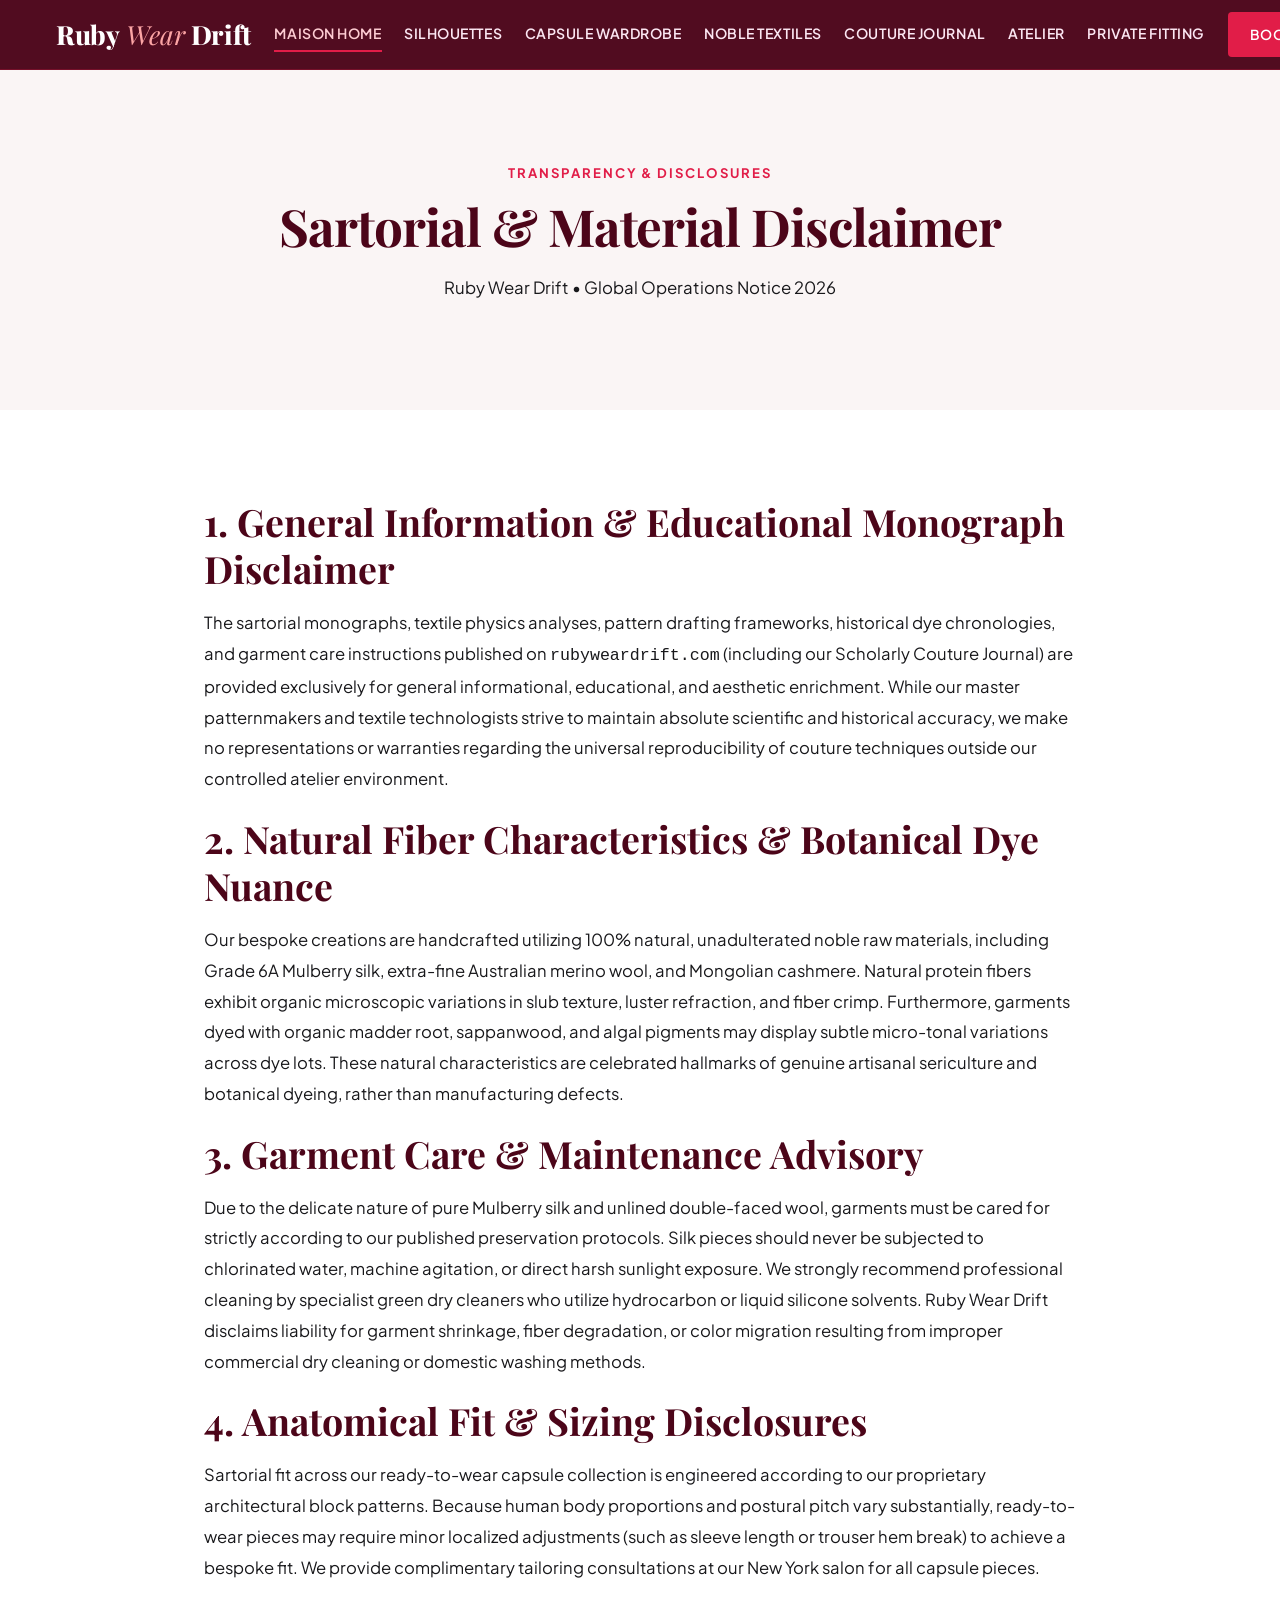
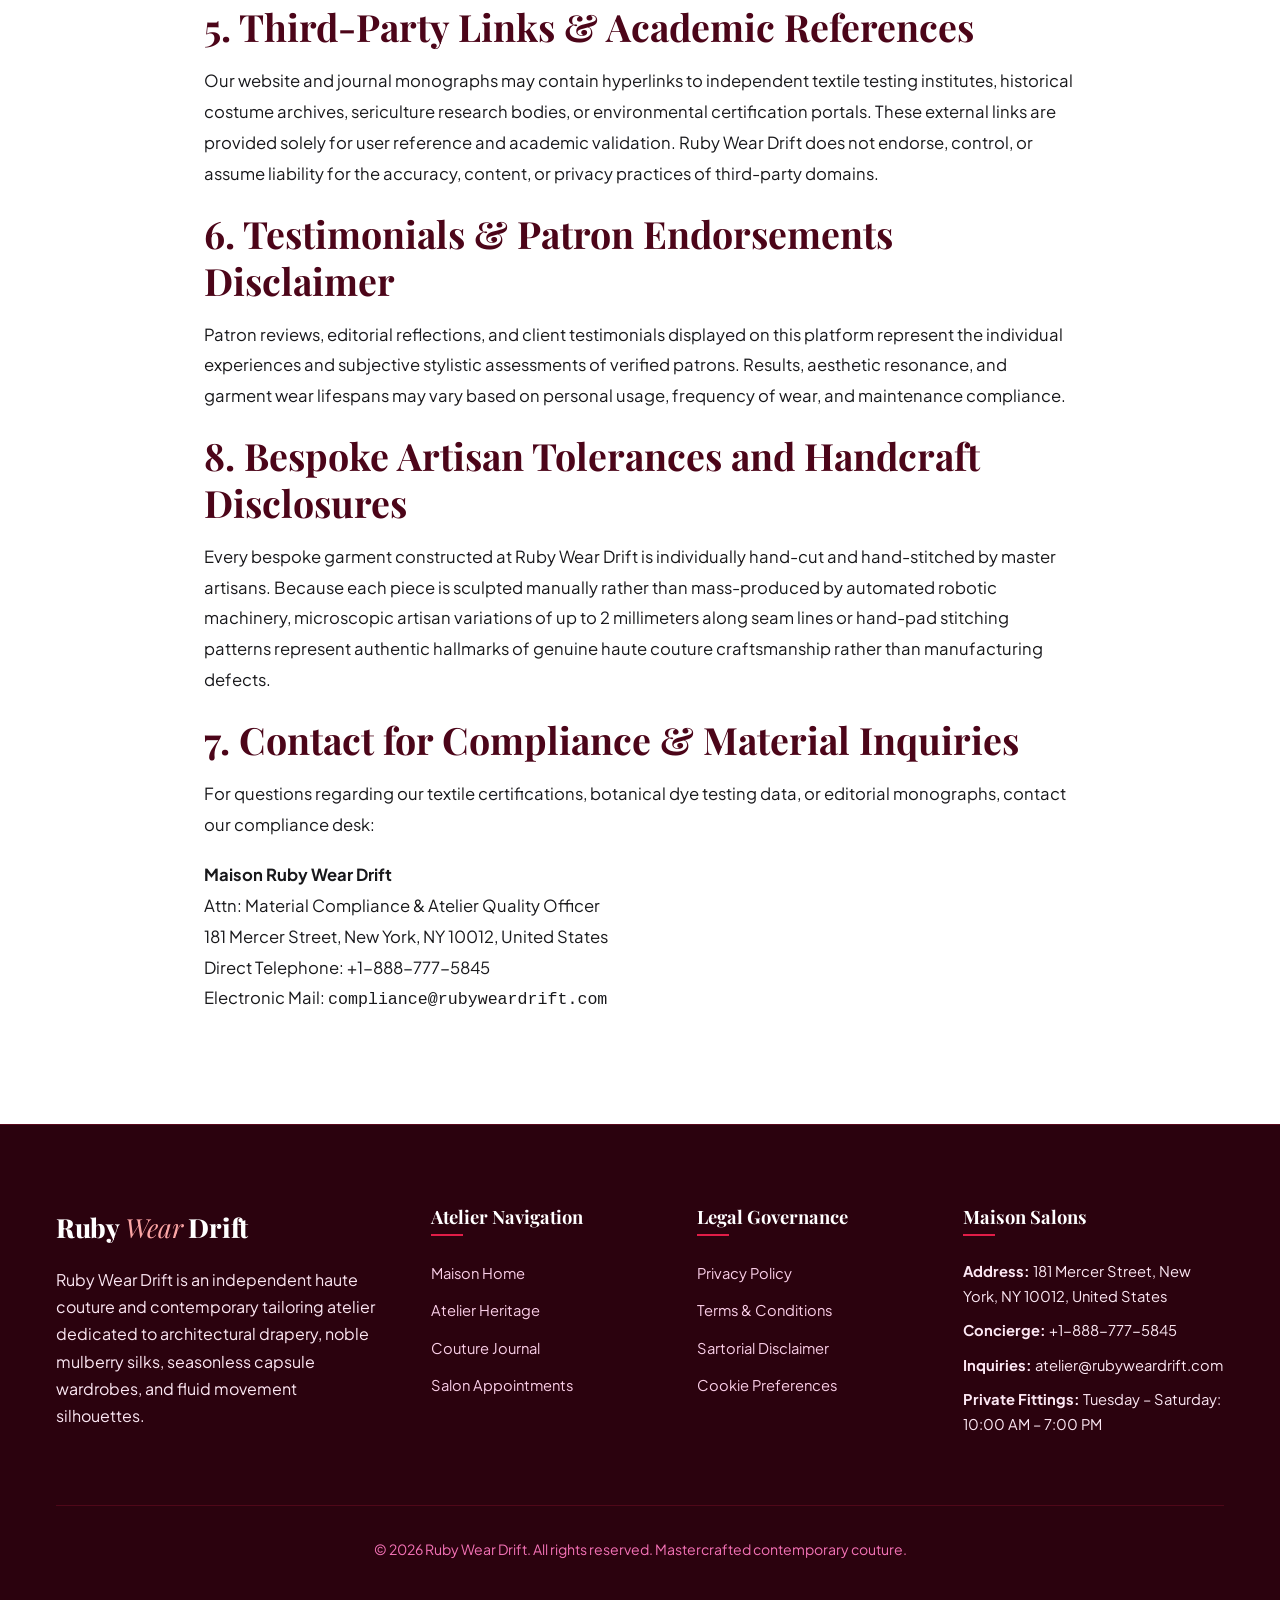
<file: disclaimer.html>
<!DOCTYPE html>
<html lang="en">
<head>
  <meta charset="UTF-8">
  <meta name="viewport" content="width=device-width, initial-scale=1.0">
  <title>Sartorial & Material Disclaimer | Ruby Wear Drift</title>
  <meta name="description" content="Important textile disclosures, botanical dye characteristics, and editorial disclaimers for Ruby Wear Drift.">
  <link rel="canonical" href="https://rubyweardrift.com/disclaimer.html">
  <link rel="preconnect" href="https://fonts.googleapis.com">
  <link rel="preconnect" href="https://fonts.gstatic.com" crossorigin>
  <link href="https://fonts.googleapis.com/css2?family=Playfair+Display:ital,wght@0,600;0,700;0,800;1,600&family=Plus+Jakarta+Sans:wght@400;500;600;700&display=swap" rel="stylesheet">
  <link rel="stylesheet" href="css/style.css">
  <!-- Google tag (gtag.js) -->
  <script async src="https://www.googletagmanager.com/gtag/js?id=G-0LY0HY7L01"></script>
  <script>
    window.dataLayer = window.dataLayer || [];
    function gtag(){dataLayer.push(arguments);}
    gtag('js', new Date());
    gtag('config', 'G-0LY0HY7L01');
  </script>
</head>
<body>
  <header class="site-header">
    <div class="container header-inner">
      <a href="index.html" class="brand-logo">
        Ruby <span>Wear</span> Drift
      </a>
      <nav class="main-nav">
        <a href="index.html" class="nav-link active">Maison Home</a>
        <a href="index.html#silhouette" class="nav-link">Silhouettes</a>
        <a href="index.html#capsule" class="nav-link">Capsule Wardrobe</a>
        <a href="index.html#textiles" class="nav-link">Noble Textiles</a>
        <a href="blog.html" class="nav-link ">Couture Journal</a>
        <a href="about.html" class="nav-link ">Atelier</a>
        <a href="contact.html" class="nav-link ">Private Fitting</a>
      </nav>
      <div class="nav-actions">
        <a href="contact.html" class="btn btn-primary btn-header">Book Salon</a>
        <button class="mobile-toggle" aria-label="Toggle navigation">&#9776;</button>
      </div>
    </div>
  </header>

  <section class="section-padding bg-cream">
    <div class="container" style="max-width:860px; text-align:center;">
      <span class="section-subtitle">Transparency &amp; Disclosures</span>
      <h1>Sartorial &amp; Material Disclaimer</h1>
      <p style="font-size:1.05rem; margin-top:10px;">Ruby Wear Drift &bull; Global Operations Notice 2026</p>
    </div>
  </section>

  <section class="section-padding bg-white">
    <div class="container" style="max-width:920px; font-size:1.04rem; line-height:1.85;">
      <h2>1. General Information &amp; Educational Monograph Disclaimer</h2>
      <p>The sartorial monographs, textile physics analyses, pattern drafting frameworks, historical dye chronologies, and garment care instructions published on <code>rubyweardrift.com</code> (including our Scholarly Couture Journal) are provided exclusively for general informational, educational, and aesthetic enrichment. While our master patternmakers and textile technologists strive to maintain absolute scientific and historical accuracy, we make no representations or warranties regarding the universal reproducibility of couture techniques outside our controlled atelier environment.</p>

      <h2>2. Natural Fiber Characteristics &amp; Botanical Dye Nuance</h2>
      <p>Our bespoke creations are handcrafted utilizing 100% natural, unadulterated noble raw materials, including Grade 6A Mulberry silk, extra-fine Australian merino wool, and Mongolian cashmere. Natural protein fibers exhibit organic microscopic variations in slub texture, luster refraction, and fiber crimp. Furthermore, garments dyed with organic madder root, sappanwood, and algal pigments may display subtle micro-tonal variations across dye lots. These natural characteristics are celebrated hallmarks of genuine artisanal sericulture and botanical dyeing, rather than manufacturing defects.</p>

      <h2>3. Garment Care &amp; Maintenance Advisory</h2>
      <p>Due to the delicate nature of pure Mulberry silk and unlined double-faced wool, garments must be cared for strictly according to our published preservation protocols. Silk pieces should never be subjected to chlorinated water, machine agitation, or direct harsh sunlight exposure. We strongly recommend professional cleaning by specialist green dry cleaners who utilize hydrocarbon or liquid silicone solvents. Ruby Wear Drift disclaims liability for garment shrinkage, fiber degradation, or color migration resulting from improper commercial dry cleaning or domestic washing methods.</p>

      <h2>4. Anatomical Fit &amp; Sizing Disclosures</h2>
      <p>Sartorial fit across our ready-to-wear capsule collection is engineered according to our proprietary architectural block patterns. Because human body proportions and postural pitch vary substantially, ready-to-wear pieces may require minor localized adjustments (such as sleeve length or trouser hem break) to achieve a bespoke fit. We provide complimentary tailoring consultations at our New York salon for all capsule pieces.</p>

      <h2>5. Third-Party Links &amp; Academic References</h2>
      <p>Our website and journal monographs may contain hyperlinks to independent textile testing institutes, historical costume archives, sericulture research bodies, or environmental certification portals. These external links are provided solely for user reference and academic validation. Ruby Wear Drift does not endorse, control, or assume liability for the accuracy, content, or privacy practices of third-party domains.</p>

      <h2>6. Testimonials &amp; Patron Endorsements Disclaimer</h2>
      <p>Patron reviews, editorial reflections, and client testimonials displayed on this platform represent the individual experiences and subjective stylistic assessments of verified patrons. Results, aesthetic resonance, and garment wear lifespans may vary based on personal usage, frequency of wear, and maintenance compliance.</p>

      
      <h2>8. Bespoke Artisan Tolerances and Handcraft Disclosures</h2>
      <p>Every bespoke garment constructed at Ruby Wear Drift is individually hand-cut and hand-stitched by master artisans. Because each piece is sculpted manually rather than mass-produced by automated robotic machinery, microscopic artisan variations of up to 2 millimeters along seam lines or hand-pad stitching patterns represent authentic hallmarks of genuine haute couture craftsmanship rather than manufacturing defects.</p>

<h2>7. Contact for Compliance &amp; Material Inquiries</h2>
      <p>For questions regarding our textile certifications, botanical dye testing data, or editorial monographs, contact our compliance desk:</p>
      <p><strong>Maison Ruby Wear Drift</strong><br>
      Attn: Material Compliance &amp; Atelier Quality Officer<br>
      181 Mercer Street, New York, NY 10012, United States<br>
      Direct Telephone: +1-888-777-5845<br>
      Electronic Mail: <code>compliance@rubyweardrift.com</code></p>
    </div>
  </section>

  <footer class="site-footer">
    <div class="container">
      <div class="footer-grid">
        <div class="footer-col">
          <a href="index.html" class="brand-logo" style="color:#ffffff; margin-bottom:16px; display:inline-block;">
            Ruby <span>Wear</span> Drift
          </a>
          <p>Ruby Wear Drift is an independent haute couture and contemporary tailoring atelier dedicated to architectural drapery, noble mulberry silks, seasonless capsule wardrobes, and fluid movement silhouettes.</p>
        </div>
        <div class="footer-col">
          <h4>Atelier Navigation</h4>
          <ul class="footer-links">
            <li><a href="index.html">Maison Home</a></li>
            <li><a href="about.html">Atelier Heritage</a></li>
            <li><a href="blog.html">Couture Journal</a></li>
            <li><a href="contact.html">Salon Appointments</a></li>
          </ul>
        </div>
        <div class="footer-col">
          <h4>Legal Governance</h4>
          <ul class="footer-links">
            <li><a href="privacy-policy.html">Privacy Policy</a></li>
            <li><a href="terms-and-conditions.html">Terms &amp; Conditions</a></li>
            <li><a href="disclaimer.html">Sartorial Disclaimer</a></li>
            <li><a href="cookie-policy.html">Cookie Preferences</a></li>
          </ul>
        </div>
        <div class="footer-col footer-contact-info">
          <h4>Maison Salons</h4>
          <p><strong>Address:</strong> 181 Mercer Street, New York, NY 10012, United States</p>
          <p><strong>Concierge:</strong> +1-888-777-5845</p>
          <p><strong>Inquiries:</strong> atelier@rubyweardrift.com</p>
          <p><strong>Private Fittings:</strong> Tuesday &ndash; Saturday: 10:00 AM &ndash; 7:00 PM</p>
        </div>
      </div>
      <div class="footer-bottom">
        <p>&copy; 2026 Ruby Wear Drift. All rights reserved. Mastercrafted contemporary couture.</p>
      </div>
    </div>
  </footer>
  <script src="js/main.js"></script>
</body>
</html>
</file>
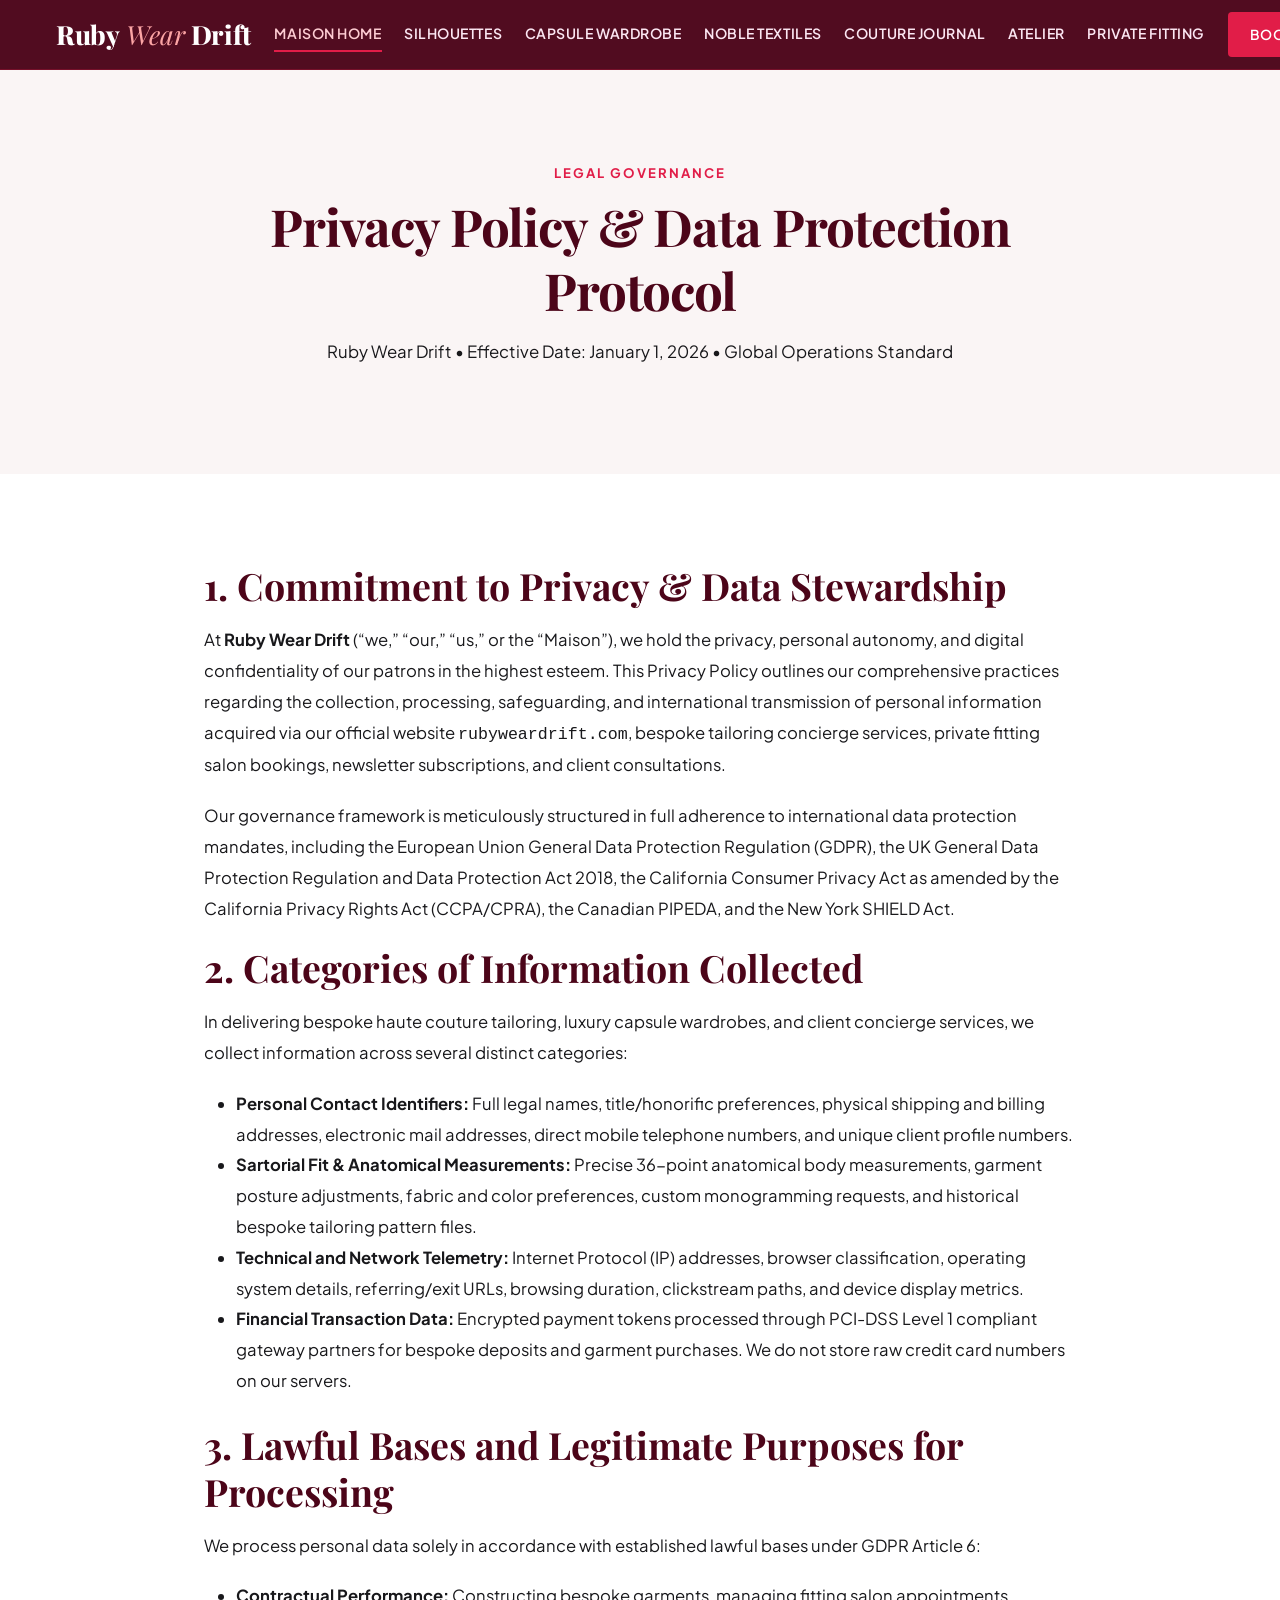
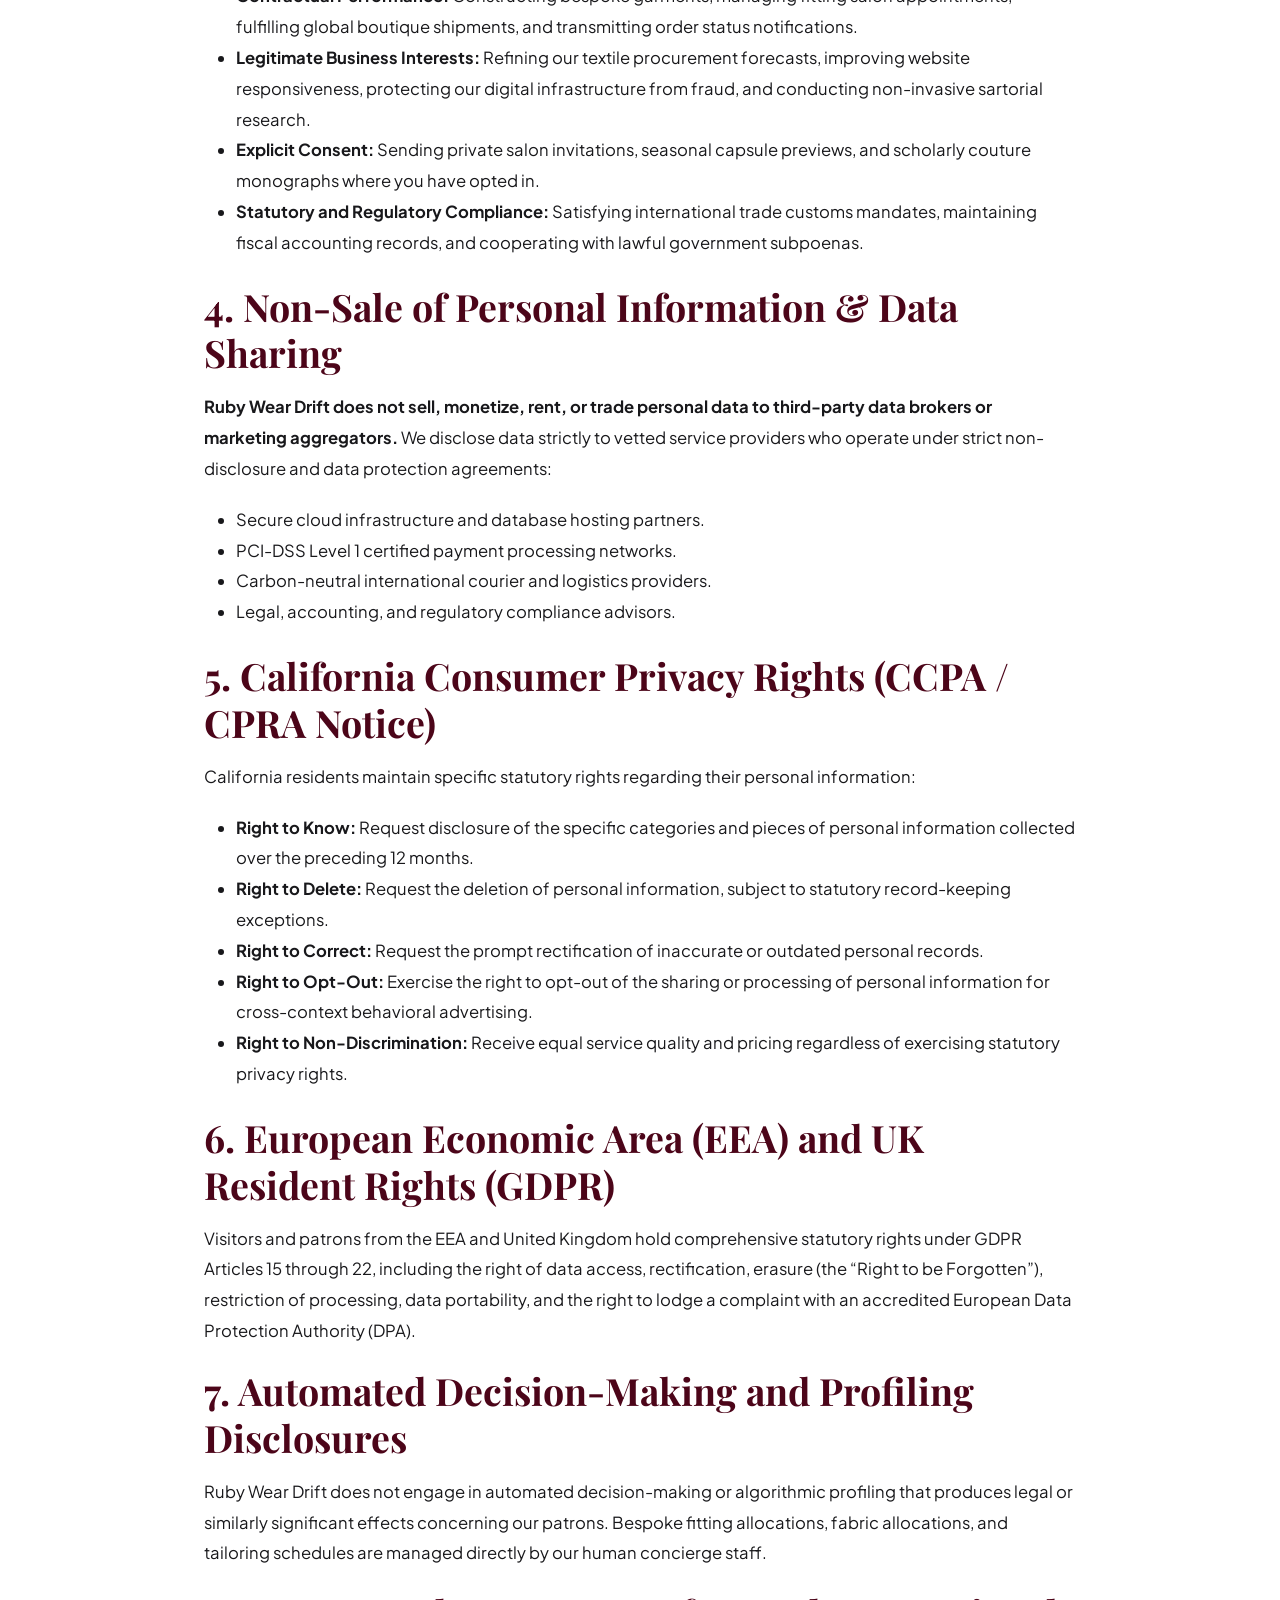
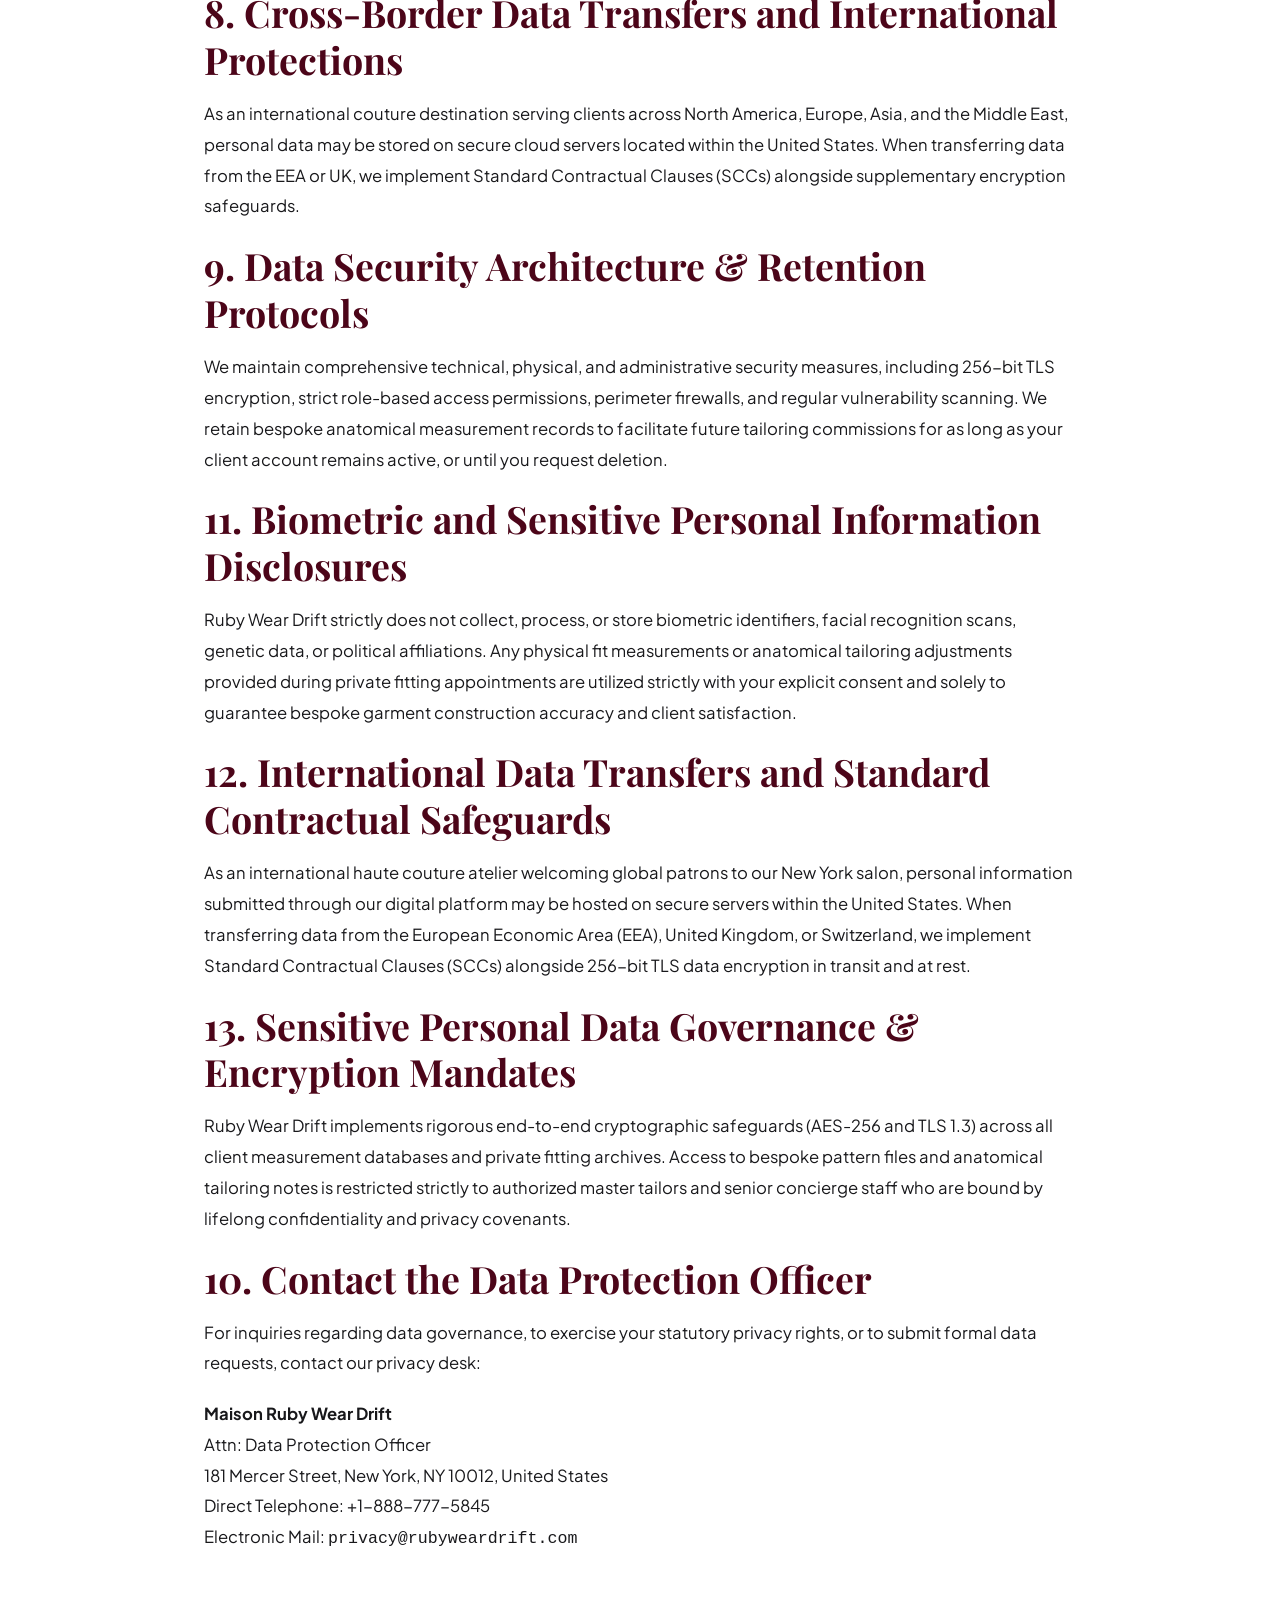
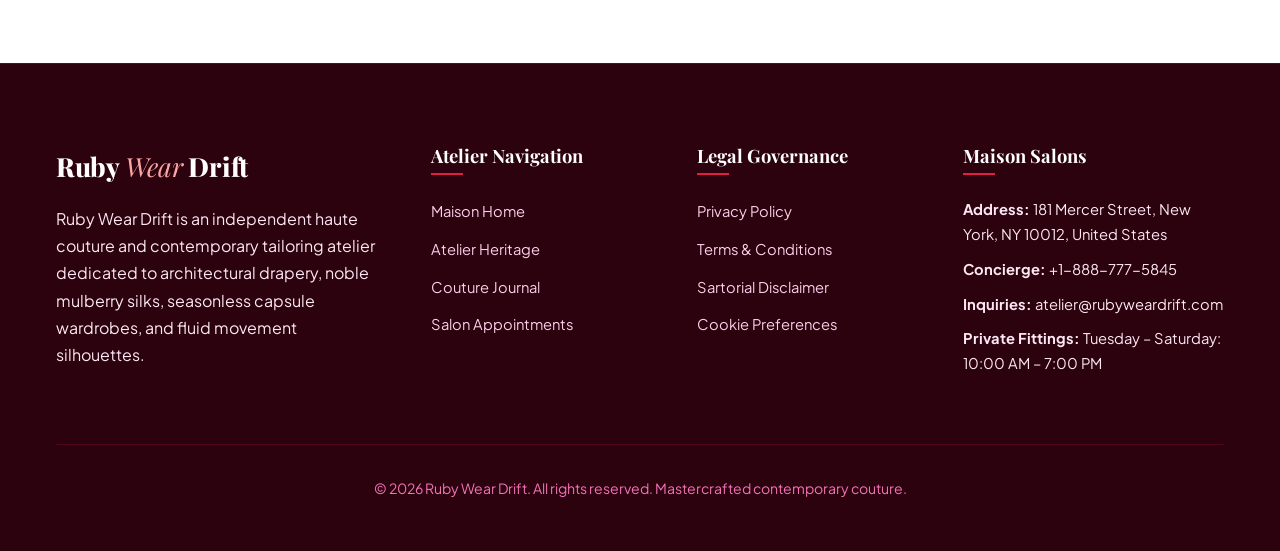
<file: privacy-policy.html>
<!DOCTYPE html>
<html lang="en">
<head>
  <meta charset="UTF-8">
  <meta name="viewport" content="width=device-width, initial-scale=1.0">
  <title>Privacy Policy | Ruby Wear Drift</title>
  <meta name="description" content="Comprehensive Privacy Policy for Ruby Wear Drift in accordance with GDPR, CCPA/CPRA, and global data protection standards.">
  <link rel="canonical" href="https://rubyweardrift.com/privacy-policy.html">
  <link rel="preconnect" href="https://fonts.googleapis.com">
  <link rel="preconnect" href="https://fonts.gstatic.com" crossorigin>
  <link href="https://fonts.googleapis.com/css2?family=Playfair+Display:ital,wght@0,600;0,700;0,800;1,600&family=Plus+Jakarta+Sans:wght@400;500;600;700&display=swap" rel="stylesheet">
  <link rel="stylesheet" href="css/style.css">
  <!-- Google tag (gtag.js) -->
  <script async src="https://www.googletagmanager.com/gtag/js?id=G-0LY0HY7L01"></script>
  <script>
    window.dataLayer = window.dataLayer || [];
    function gtag(){dataLayer.push(arguments);}
    gtag('js', new Date());
    gtag('config', 'G-0LY0HY7L01');
  </script>
</head>
<body>
  <header class="site-header">
    <div class="container header-inner">
      <a href="index.html" class="brand-logo">
        Ruby <span>Wear</span> Drift
      </a>
      <nav class="main-nav">
        <a href="index.html" class="nav-link active">Maison Home</a>
        <a href="index.html#silhouette" class="nav-link">Silhouettes</a>
        <a href="index.html#capsule" class="nav-link">Capsule Wardrobe</a>
        <a href="index.html#textiles" class="nav-link">Noble Textiles</a>
        <a href="blog.html" class="nav-link ">Couture Journal</a>
        <a href="about.html" class="nav-link ">Atelier</a>
        <a href="contact.html" class="nav-link ">Private Fitting</a>
      </nav>
      <div class="nav-actions">
        <a href="contact.html" class="btn btn-primary btn-header">Book Salon</a>
        <button class="mobile-toggle" aria-label="Toggle navigation">&#9776;</button>
      </div>
    </div>
  </header>

  <section class="section-padding bg-cream">
    <div class="container" style="max-width:860px; text-align:center;">
      <span class="section-subtitle">Legal Governance</span>
      <h1>Privacy Policy &amp; Data Protection Protocol</h1>
      <p style="font-size:1.05rem; margin-top:10px;">Ruby Wear Drift &bull; Effective Date: January 1, 2026 &bull; Global Operations Standard</p>
    </div>
  </section>

  <section class="section-padding bg-white">
    <div class="container" style="max-width:920px; font-size:1.04rem; line-height:1.85;">
      <h2>1. Commitment to Privacy &amp; Data Stewardship</h2>
      <p>At <strong>Ruby Wear Drift</strong> (&ldquo;we,&rdquo; &ldquo;our,&rdquo; &ldquo;us,&rdquo; or the &ldquo;Maison&rdquo;), we hold the privacy, personal autonomy, and digital confidentiality of our patrons in the highest esteem. This Privacy Policy outlines our comprehensive practices regarding the collection, processing, safeguarding, and international transmission of personal information acquired via our official website <code>rubyweardrift.com</code>, bespoke tailoring concierge services, private fitting salon bookings, newsletter subscriptions, and client consultations.</p>
      <p>Our governance framework is meticulously structured in full adherence to international data protection mandates, including the European Union General Data Protection Regulation (GDPR), the UK General Data Protection Regulation and Data Protection Act 2018, the California Consumer Privacy Act as amended by the California Privacy Rights Act (CCPA/CPRA), the Canadian PIPEDA, and the New York SHIELD Act.</p>

      <h2>2. Categories of Information Collected</h2>
      <p>In delivering bespoke haute couture tailoring, luxury capsule wardrobes, and client concierge services, we collect information across several distinct categories:</p>
      <ul style="margin-left: 2rem; margin-bottom: 1.5rem;">
        <li><strong>Personal Contact Identifiers:</strong> Full legal names, title/honorific preferences, physical shipping and billing addresses, electronic mail addresses, direct mobile telephone numbers, and unique client profile numbers.</li>
        <li><strong>Sartorial Fit &amp; Anatomical Measurements:</strong> Precise 36-point anatomical body measurements, garment posture adjustments, fabric and color preferences, custom monogramming requests, and historical bespoke tailoring pattern files.</li>
        <li><strong>Technical and Network Telemetry:</strong> Internet Protocol (IP) addresses, browser classification, operating system details, referring/exit URLs, browsing duration, clickstream paths, and device display metrics.</li>
        <li><strong>Financial Transaction Data:</strong> Encrypted payment tokens processed through PCI-DSS Level 1 compliant gateway partners for bespoke deposits and garment purchases. We do not store raw credit card numbers on our servers.</li>
      </ul>

      <h2>3. Lawful Bases and Legitimate Purposes for Processing</h2>
      <p>We process personal data solely in accordance with established lawful bases under GDPR Article 6:</p>
      <ul style="margin-left: 2rem; margin-bottom: 1.5rem;">
        <li><strong>Contractual Performance:</strong> Constructing bespoke garments, managing fitting salon appointments, fulfilling global boutique shipments, and transmitting order status notifications.</li>
        <li><strong>Legitimate Business Interests:</strong> Refining our textile procurement forecasts, improving website responsiveness, protecting our digital infrastructure from fraud, and conducting non-invasive sartorial research.</li>
        <li><strong>Explicit Consent:</strong> Sending private salon invitations, seasonal capsule previews, and scholarly couture monographs where you have opted in.</li>
        <li><strong>Statutory and Regulatory Compliance:</strong> Satisfying international trade customs mandates, maintaining fiscal accounting records, and cooperating with lawful government subpoenas.</li>
      </ul>

      <h2>4. Non-Sale of Personal Information &amp; Data Sharing</h2>
      <p><strong>Ruby Wear Drift does not sell, monetize, rent, or trade personal data to third-party data brokers or marketing aggregators.</strong> We disclose data strictly to vetted service providers who operate under strict non-disclosure and data protection agreements:</p>
      <ul style="margin-left: 2rem; margin-bottom: 1.5rem;">
        <li>Secure cloud infrastructure and database hosting partners.</li>
        <li>PCI-DSS Level 1 certified payment processing networks.</li>
        <li>Carbon-neutral international courier and logistics providers.</li>
        <li>Legal, accounting, and regulatory compliance advisors.</li>
      </ul>

      <h2>5. California Consumer Privacy Rights (CCPA / CPRA Notice)</h2>
      <p>California residents maintain specific statutory rights regarding their personal information:</p>
      <ul style="margin-left: 2rem; margin-bottom: 1.5rem;">
        <li><strong>Right to Know:</strong> Request disclosure of the specific categories and pieces of personal information collected over the preceding 12 months.</li>
        <li><strong>Right to Delete:</strong> Request the deletion of personal information, subject to statutory record-keeping exceptions.</li>
        <li><strong>Right to Correct:</strong> Request the prompt rectification of inaccurate or outdated personal records.</li>
        <li><strong>Right to Opt-Out:</strong> Exercise the right to opt-out of the sharing or processing of personal information for cross-context behavioral advertising.</li>
        <li><strong>Right to Non-Discrimination:</strong> Receive equal service quality and pricing regardless of exercising statutory privacy rights.</li>
      </ul>

      <h2>6. European Economic Area (EEA) and UK Resident Rights (GDPR)</h2>
      <p>Visitors and patrons from the EEA and United Kingdom hold comprehensive statutory rights under GDPR Articles 15 through 22, including the right of data access, rectification, erasure (the &ldquo;Right to be Forgotten&rdquo;), restriction of processing, data portability, and the right to lodge a complaint with an accredited European Data Protection Authority (DPA).</p>

      <h2>7. Automated Decision-Making and Profiling Disclosures</h2>
      <p>Ruby Wear Drift does not engage in automated decision-making or algorithmic profiling that produces legal or similarly significant effects concerning our patrons. Bespoke fitting allocations, fabric allocations, and tailoring schedules are managed directly by our human concierge staff.</p>

      <h2>8. Cross-Border Data Transfers and International Protections</h2>
      <p>As an international couture destination serving clients across North America, Europe, Asia, and the Middle East, personal data may be stored on secure cloud servers located within the United States. When transferring data from the EEA or UK, we implement Standard Contractual Clauses (SCCs) alongside supplementary encryption safeguards.</p>

      <h2>9. Data Security Architecture &amp; Retention Protocols</h2>
      <p>We maintain comprehensive technical, physical, and administrative security measures, including 256-bit TLS encryption, strict role-based access permissions, perimeter firewalls, and regular vulnerability scanning. We retain bespoke anatomical measurement records to facilitate future tailoring commissions for as long as your client account remains active, or until you request deletion.</p>

      
      <h2>11. Biometric and Sensitive Personal Information Disclosures</h2>
      <p>Ruby Wear Drift strictly does not collect, process, or store biometric identifiers, facial recognition scans, genetic data, or political affiliations. Any physical fit measurements or anatomical tailoring adjustments provided during private fitting appointments are utilized strictly with your explicit consent and solely to guarantee bespoke garment construction accuracy and client satisfaction.</p>

      <h2>12. International Data Transfers and Standard Contractual Safeguards</h2>
      <p>As an international haute couture atelier welcoming global patrons to our New York salon, personal information submitted through our digital platform may be hosted on secure servers within the United States. When transferring data from the European Economic Area (EEA), United Kingdom, or Switzerland, we implement Standard Contractual Clauses (SCCs) alongside 256-bit TLS data encryption in transit and at rest.</p>


      <h2>13. Sensitive Personal Data Governance &amp; Encryption Mandates</h2>
      <p>Ruby Wear Drift implements rigorous end-to-end cryptographic safeguards (AES-256 and TLS 1.3) across all client measurement databases and private fitting archives. Access to bespoke pattern files and anatomical tailoring notes is restricted strictly to authorized master tailors and senior concierge staff who are bound by lifelong confidentiality and privacy covenants.</p>

<h2>10. Contact the Data Protection Officer</h2>
      <p>For inquiries regarding data governance, to exercise your statutory privacy rights, or to submit formal data requests, contact our privacy desk:</p>
      <p><strong>Maison Ruby Wear Drift</strong><br>
      Attn: Data Protection Officer<br>
      181 Mercer Street, New York, NY 10012, United States<br>
      Direct Telephone: +1-888-777-5845<br>
      Electronic Mail: <code>privacy@rubyweardrift.com</code></p>
    </div>
  </section>

  <footer class="site-footer">
    <div class="container">
      <div class="footer-grid">
        <div class="footer-col">
          <a href="index.html" class="brand-logo" style="color:#ffffff; margin-bottom:16px; display:inline-block;">
            Ruby <span>Wear</span> Drift
          </a>
          <p>Ruby Wear Drift is an independent haute couture and contemporary tailoring atelier dedicated to architectural drapery, noble mulberry silks, seasonless capsule wardrobes, and fluid movement silhouettes.</p>
        </div>
        <div class="footer-col">
          <h4>Atelier Navigation</h4>
          <ul class="footer-links">
            <li><a href="index.html">Maison Home</a></li>
            <li><a href="about.html">Atelier Heritage</a></li>
            <li><a href="blog.html">Couture Journal</a></li>
            <li><a href="contact.html">Salon Appointments</a></li>
          </ul>
        </div>
        <div class="footer-col">
          <h4>Legal Governance</h4>
          <ul class="footer-links">
            <li><a href="privacy-policy.html">Privacy Policy</a></li>
            <li><a href="terms-and-conditions.html">Terms &amp; Conditions</a></li>
            <li><a href="disclaimer.html">Sartorial Disclaimer</a></li>
            <li><a href="cookie-policy.html">Cookie Preferences</a></li>
          </ul>
        </div>
        <div class="footer-col footer-contact-info">
          <h4>Maison Salons</h4>
          <p><strong>Address:</strong> 181 Mercer Street, New York, NY 10012, United States</p>
          <p><strong>Concierge:</strong> +1-888-777-5845</p>
          <p><strong>Inquiries:</strong> atelier@rubyweardrift.com</p>
          <p><strong>Private Fittings:</strong> Tuesday &ndash; Saturday: 10:00 AM &ndash; 7:00 PM</p>
        </div>
      </div>
      <div class="footer-bottom">
        <p>&copy; 2026 Ruby Wear Drift. All rights reserved. Mastercrafted contemporary couture.</p>
      </div>
    </div>
  </footer>
  <script src="js/main.js"></script>
</body>
</html>
</file>
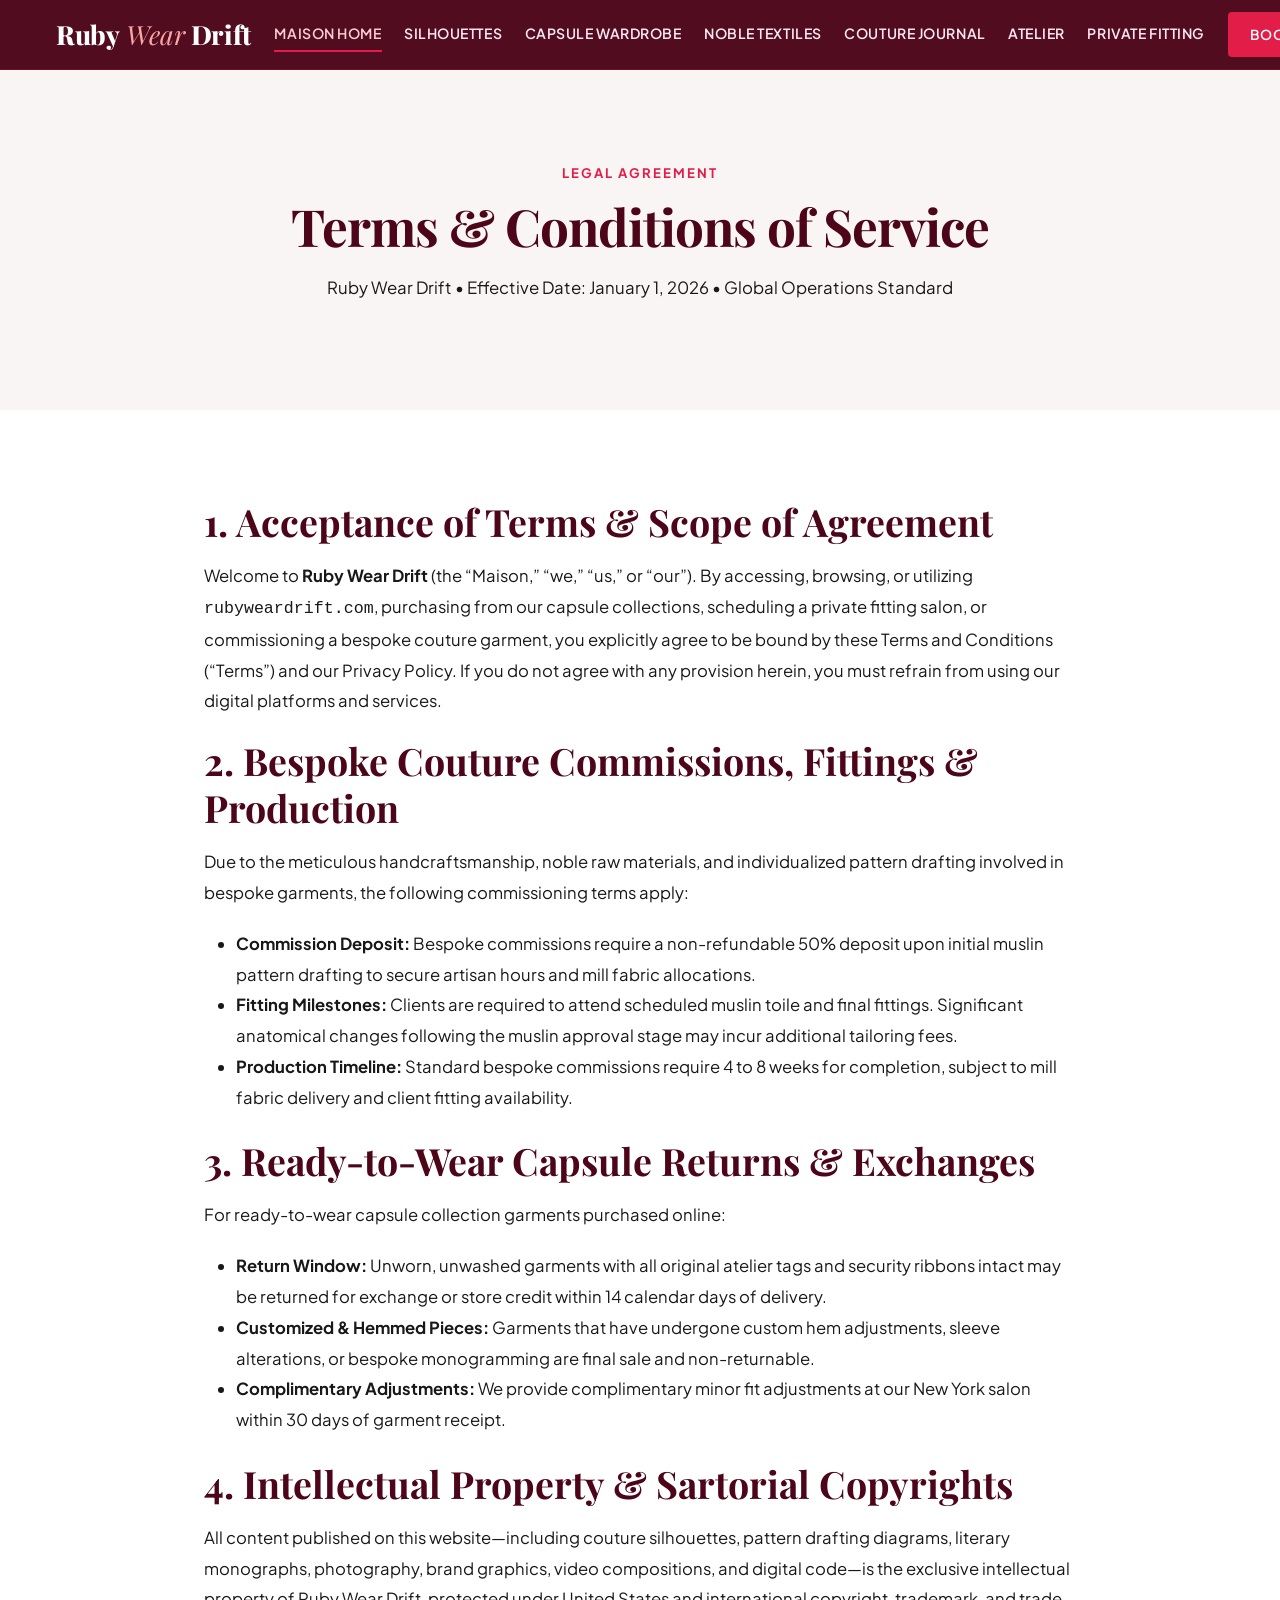
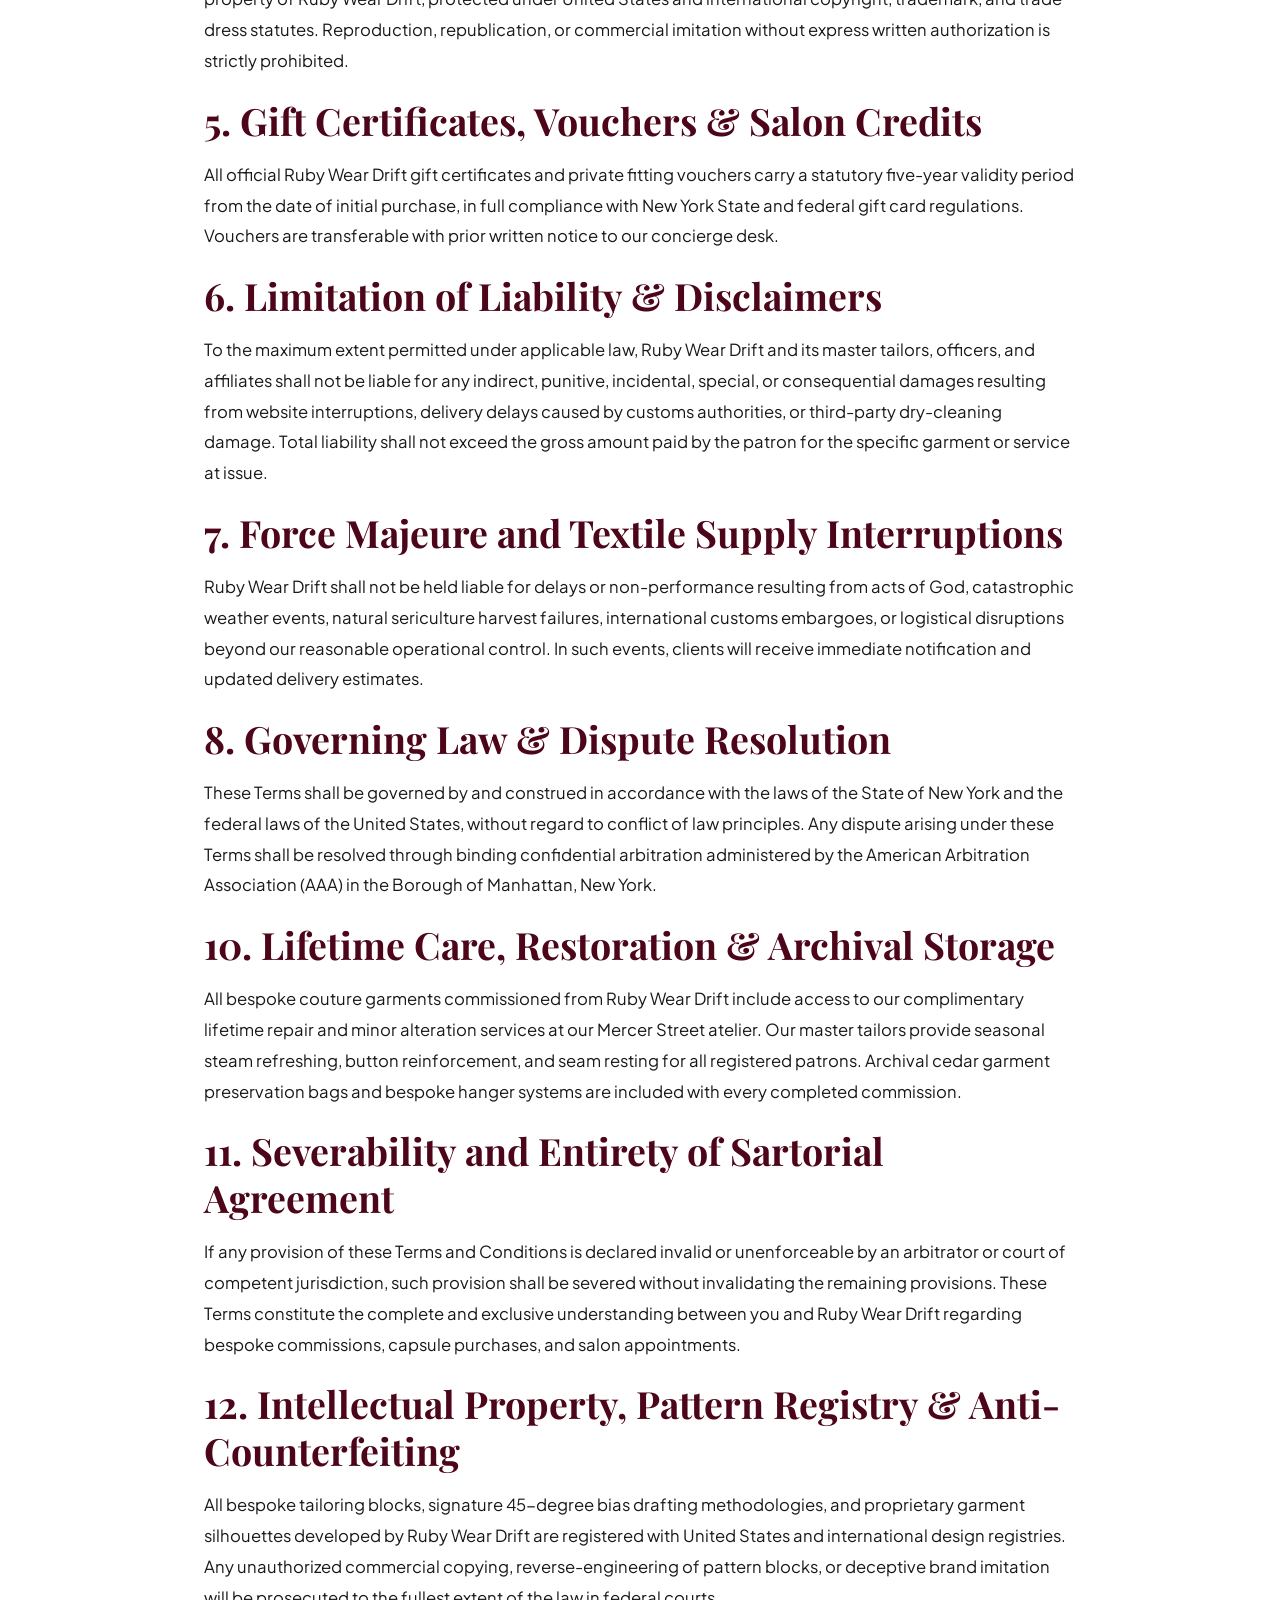
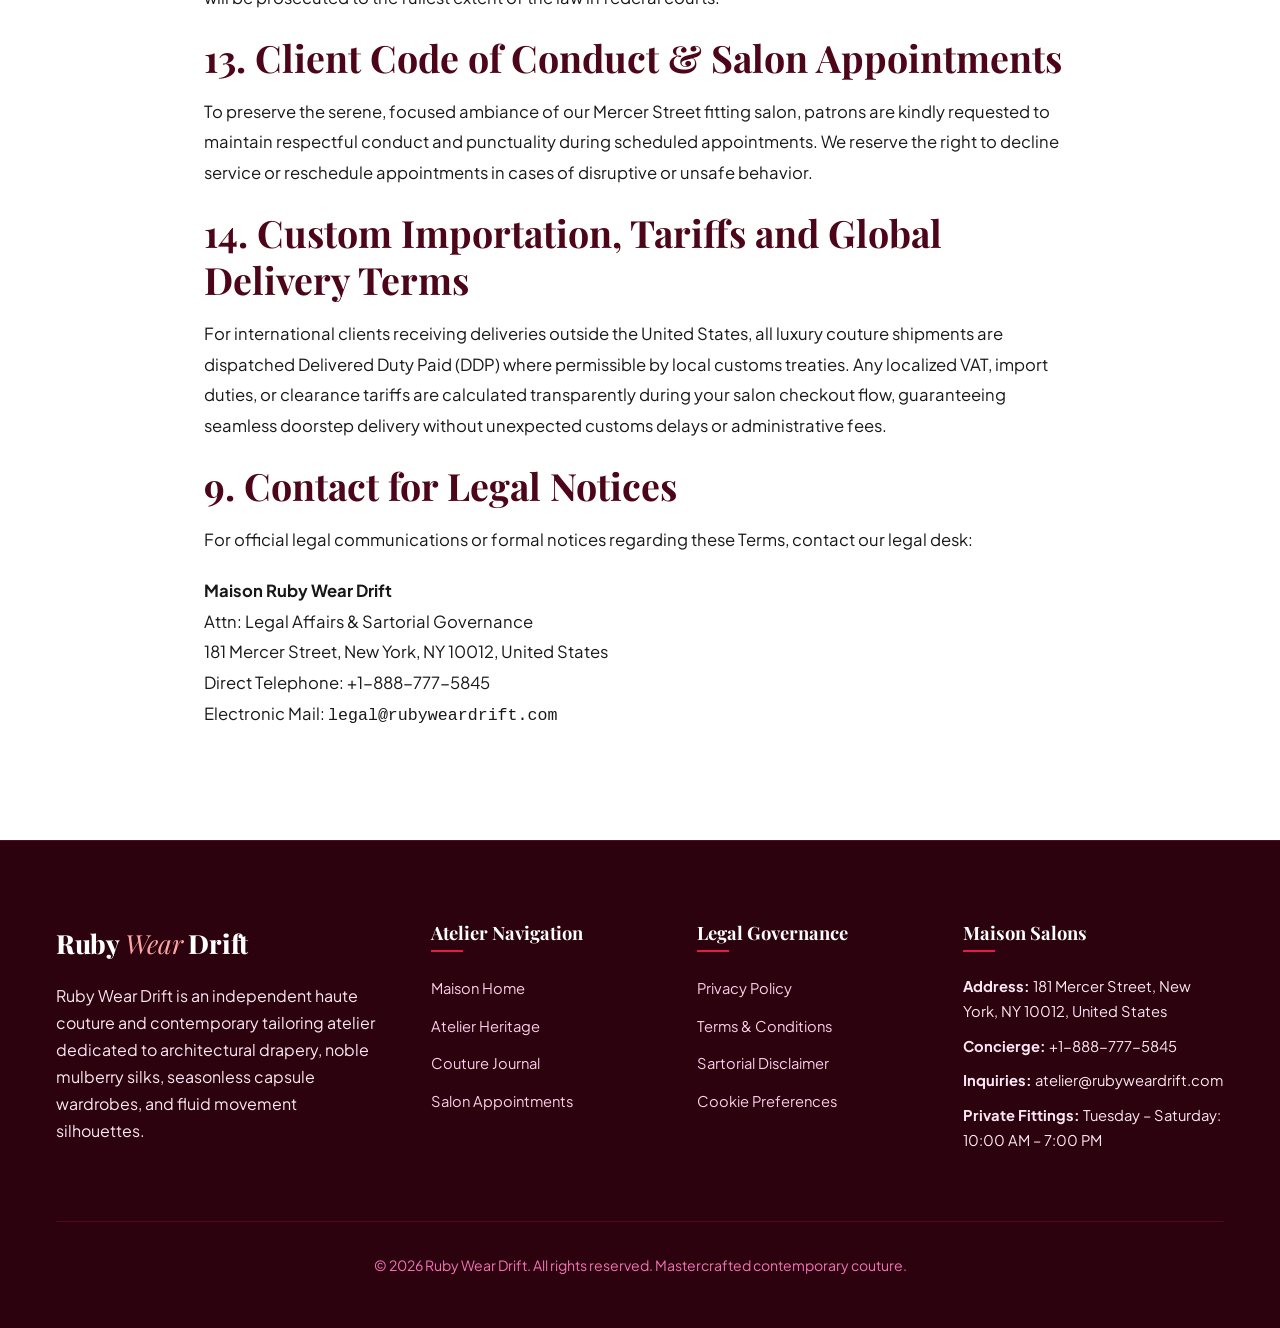
<file: terms-and-conditions.html>
<!DOCTYPE html>
<html lang="en">
<head>
  <meta charset="UTF-8">
  <meta name="viewport" content="width=device-width, initial-scale=1.0">
  <title>Terms and Conditions | Ruby Wear Drift</title>
  <meta name="description" content="Official Terms and Conditions for Ruby Wear Drift bespoke couture commissions, capsule orders, and salon appointments.">
  <link rel="canonical" href="https://rubyweardrift.com/terms-and-conditions.html">
  <link rel="preconnect" href="https://fonts.googleapis.com">
  <link rel="preconnect" href="https://fonts.gstatic.com" crossorigin>
  <link href="https://fonts.googleapis.com/css2?family=Playfair+Display:ital,wght@0,600;0,700;0,800;1,600&family=Plus+Jakarta+Sans:wght@400;500;600;700&display=swap" rel="stylesheet">
  <link rel="stylesheet" href="css/style.css">
  <!-- Google tag (gtag.js) -->
  <script async src="https://www.googletagmanager.com/gtag/js?id=G-0LY0HY7L01"></script>
  <script>
    window.dataLayer = window.dataLayer || [];
    function gtag(){dataLayer.push(arguments);}
    gtag('js', new Date());
    gtag('config', 'G-0LY0HY7L01');
  </script>
</head>
<body>
  <header class="site-header">
    <div class="container header-inner">
      <a href="index.html" class="brand-logo">
        Ruby <span>Wear</span> Drift
      </a>
      <nav class="main-nav">
        <a href="index.html" class="nav-link active">Maison Home</a>
        <a href="index.html#silhouette" class="nav-link">Silhouettes</a>
        <a href="index.html#capsule" class="nav-link">Capsule Wardrobe</a>
        <a href="index.html#textiles" class="nav-link">Noble Textiles</a>
        <a href="blog.html" class="nav-link ">Couture Journal</a>
        <a href="about.html" class="nav-link ">Atelier</a>
        <a href="contact.html" class="nav-link ">Private Fitting</a>
      </nav>
      <div class="nav-actions">
        <a href="contact.html" class="btn btn-primary btn-header">Book Salon</a>
        <button class="mobile-toggle" aria-label="Toggle navigation">&#9776;</button>
      </div>
    </div>
  </header>

  <section class="section-padding bg-cream">
    <div class="container" style="max-width:860px; text-align:center;">
      <span class="section-subtitle">Legal Agreement</span>
      <h1>Terms &amp; Conditions of Service</h1>
      <p style="font-size:1.05rem; margin-top:10px;">Ruby Wear Drift &bull; Effective Date: January 1, 2026 &bull; Global Operations Standard</p>
    </div>
  </section>

  <section class="section-padding bg-white">
    <div class="container" style="max-width:920px; font-size:1.04rem; line-height:1.85;">
      <h2>1. Acceptance of Terms &amp; Scope of Agreement</h2>
      <p>Welcome to <strong>Ruby Wear Drift</strong> (the &ldquo;Maison,&rdquo; &ldquo;we,&rdquo; &ldquo;us,&rdquo; or &ldquo;our&rdquo;). By accessing, browsing, or utilizing <code>rubyweardrift.com</code>, purchasing from our capsule collections, scheduling a private fitting salon, or commissioning a bespoke couture garment, you explicitly agree to be bound by these Terms and Conditions (&ldquo;Terms&rdquo;) and our Privacy Policy. If you do not agree with any provision herein, you must refrain from using our digital platforms and services.</p>

      <h2>2. Bespoke Couture Commissions, Fittings &amp; Production</h2>
      <p>Due to the meticulous handcraftsmanship, noble raw materials, and individualized pattern drafting involved in bespoke garments, the following commissioning terms apply:</p>
      <ul style="margin-left: 2rem; margin-bottom: 1.5rem;">
        <li><strong>Commission Deposit:</strong> Bespoke commissions require a non-refundable 50% deposit upon initial muslin pattern drafting to secure artisan hours and mill fabric allocations.</li>
        <li><strong>Fitting Milestones:</strong> Clients are required to attend scheduled muslin toile and final fittings. Significant anatomical changes following the muslin approval stage may incur additional tailoring fees.</li>
        <li><strong>Production Timeline:</strong> Standard bespoke commissions require 4 to 8 weeks for completion, subject to mill fabric delivery and client fitting availability.</li>
      </ul>

      <h2>3. Ready-to-Wear Capsule Returns &amp; Exchanges</h2>
      <p>For ready-to-wear capsule collection garments purchased online:</p>
      <ul style="margin-left: 2rem; margin-bottom: 1.5rem;">
        <li><strong>Return Window:</strong> Unworn, unwashed garments with all original atelier tags and security ribbons intact may be returned for exchange or store credit within 14 calendar days of delivery.</li>
        <li><strong>Customized &amp; Hemmed Pieces:</strong> Garments that have undergone custom hem adjustments, sleeve alterations, or bespoke monogramming are final sale and non-returnable.</li>
        <li><strong>Complimentary Adjustments:</strong> We provide complimentary minor fit adjustments at our New York salon within 30 days of garment receipt.</li>
      </ul>

      <h2>4. Intellectual Property &amp; Sartorial Copyrights</h2>
      <p>All content published on this website—including couture silhouettes, pattern drafting diagrams, literary monographs, photography, brand graphics, video compositions, and digital code—is the exclusive intellectual property of Ruby Wear Drift, protected under United States and international copyright, trademark, and trade dress statutes. Reproduction, republication, or commercial imitation without express written authorization is strictly prohibited.</p>

      <h2>5. Gift Certificates, Vouchers &amp; Salon Credits</h2>
      <p>All official Ruby Wear Drift gift certificates and private fitting vouchers carry a statutory five-year validity period from the date of initial purchase, in full compliance with New York State and federal gift card regulations. Vouchers are transferable with prior written notice to our concierge desk.</p>

      <h2>6. Limitation of Liability &amp; Disclaimers</h2>
      <p>To the maximum extent permitted under applicable law, Ruby Wear Drift and its master tailors, officers, and affiliates shall not be liable for any indirect, punitive, incidental, special, or consequential damages resulting from website interruptions, delivery delays caused by customs authorities, or third-party dry-cleaning damage. Total liability shall not exceed the gross amount paid by the patron for the specific garment or service at issue.</p>

      <h2>7. Force Majeure and Textile Supply Interruptions</h2>
      <p>Ruby Wear Drift shall not be held liable for delays or non-performance resulting from acts of God, catastrophic weather events, natural sericulture harvest failures, international customs embargoes, or logistical disruptions beyond our reasonable operational control. In such events, clients will receive immediate notification and updated delivery estimates.</p>

      <h2>8. Governing Law &amp; Dispute Resolution</h2>
      <p>These Terms shall be governed by and construed in accordance with the laws of the State of New York and the federal laws of the United States, without regard to conflict of law principles. Any dispute arising under these Terms shall be resolved through binding confidential arbitration administered by the American Arbitration Association (AAA) in the Borough of Manhattan, New York.</p>

      
      <h2>10. Lifetime Care, Restoration &amp; Archival Storage</h2>
      <p>All bespoke couture garments commissioned from Ruby Wear Drift include access to our complimentary lifetime repair and minor alteration services at our Mercer Street atelier. Our master tailors provide seasonal steam refreshing, button reinforcement, and seam resting for all registered patrons. Archival cedar garment preservation bags and bespoke hanger systems are included with every completed commission.</p>

      <h2>11. Severability and Entirety of Sartorial Agreement</h2>
      <p>If any provision of these Terms and Conditions is declared invalid or unenforceable by an arbitrator or court of competent jurisdiction, such provision shall be severed without invalidating the remaining provisions. These Terms constitute the complete and exclusive understanding between you and Ruby Wear Drift regarding bespoke commissions, capsule purchases, and salon appointments.</p>


      <h2>12. Intellectual Property, Pattern Registry &amp; Anti-Counterfeiting</h2>
      <p>All bespoke tailoring blocks, signature 45-degree bias drafting methodologies, and proprietary garment silhouettes developed by Ruby Wear Drift are registered with United States and international design registries. Any unauthorized commercial copying, reverse-engineering of pattern blocks, or deceptive brand imitation will be prosecuted to the fullest extent of the law in federal courts.</p>

      <h2>13. Client Code of Conduct &amp; Salon Appointments</h2>
      <p>To preserve the serene, focused ambiance of our Mercer Street fitting salon, patrons are kindly requested to maintain respectful conduct and punctuality during scheduled appointments. We reserve the right to decline service or reschedule appointments in cases of disruptive or unsafe behavior.</p>


      <h2>14. Custom Importation, Tariffs and Global Delivery Terms</h2>
      <p>For international clients receiving deliveries outside the United States, all luxury couture shipments are dispatched Delivered Duty Paid (DDP) where permissible by local customs treaties. Any localized VAT, import duties, or clearance tariffs are calculated transparently during your salon checkout flow, guaranteeing seamless doorstep delivery without unexpected customs delays or administrative fees.</p>

<h2>9. Contact for Legal Notices</h2>
      <p>For official legal communications or formal notices regarding these Terms, contact our legal desk:</p>
      <p><strong>Maison Ruby Wear Drift</strong><br>
      Attn: Legal Affairs &amp; Sartorial Governance<br>
      181 Mercer Street, New York, NY 10012, United States<br>
      Direct Telephone: +1-888-777-5845<br>
      Electronic Mail: <code>legal@rubyweardrift.com</code></p>
    </div>
  </section>

  <footer class="site-footer">
    <div class="container">
      <div class="footer-grid">
        <div class="footer-col">
          <a href="index.html" class="brand-logo" style="color:#ffffff; margin-bottom:16px; display:inline-block;">
            Ruby <span>Wear</span> Drift
          </a>
          <p>Ruby Wear Drift is an independent haute couture and contemporary tailoring atelier dedicated to architectural drapery, noble mulberry silks, seasonless capsule wardrobes, and fluid movement silhouettes.</p>
        </div>
        <div class="footer-col">
          <h4>Atelier Navigation</h4>
          <ul class="footer-links">
            <li><a href="index.html">Maison Home</a></li>
            <li><a href="about.html">Atelier Heritage</a></li>
            <li><a href="blog.html">Couture Journal</a></li>
            <li><a href="contact.html">Salon Appointments</a></li>
          </ul>
        </div>
        <div class="footer-col">
          <h4>Legal Governance</h4>
          <ul class="footer-links">
            <li><a href="privacy-policy.html">Privacy Policy</a></li>
            <li><a href="terms-and-conditions.html">Terms &amp; Conditions</a></li>
            <li><a href="disclaimer.html">Sartorial Disclaimer</a></li>
            <li><a href="cookie-policy.html">Cookie Preferences</a></li>
          </ul>
        </div>
        <div class="footer-col footer-contact-info">
          <h4>Maison Salons</h4>
          <p><strong>Address:</strong> 181 Mercer Street, New York, NY 10012, United States</p>
          <p><strong>Concierge:</strong> +1-888-777-5845</p>
          <p><strong>Inquiries:</strong> atelier@rubyweardrift.com</p>
          <p><strong>Private Fittings:</strong> Tuesday &ndash; Saturday: 10:00 AM &ndash; 7:00 PM</p>
        </div>
      </div>
      <div class="footer-bottom">
        <p>&copy; 2026 Ruby Wear Drift. All rights reserved. Mastercrafted contemporary couture.</p>
      </div>
    </div>
  </footer>
  <script src="js/main.js"></script>
</body>
</html>
</file>
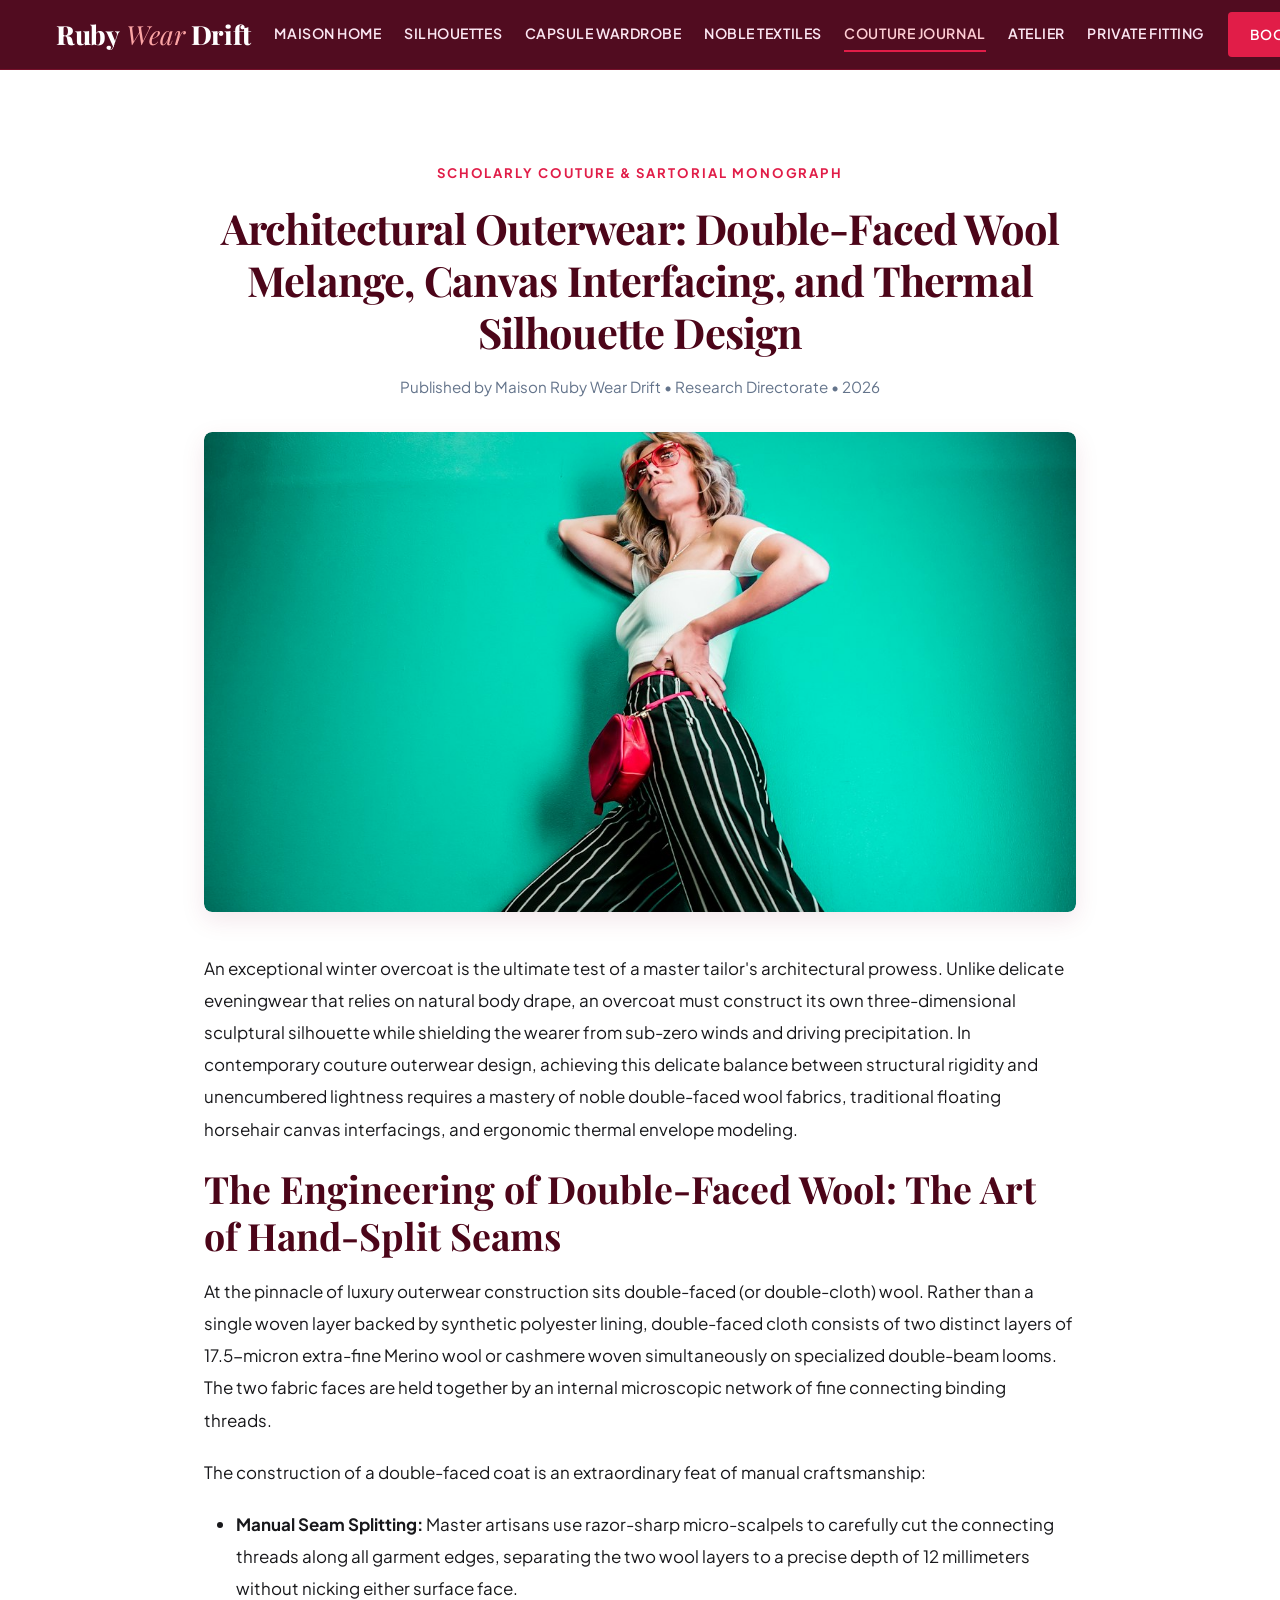
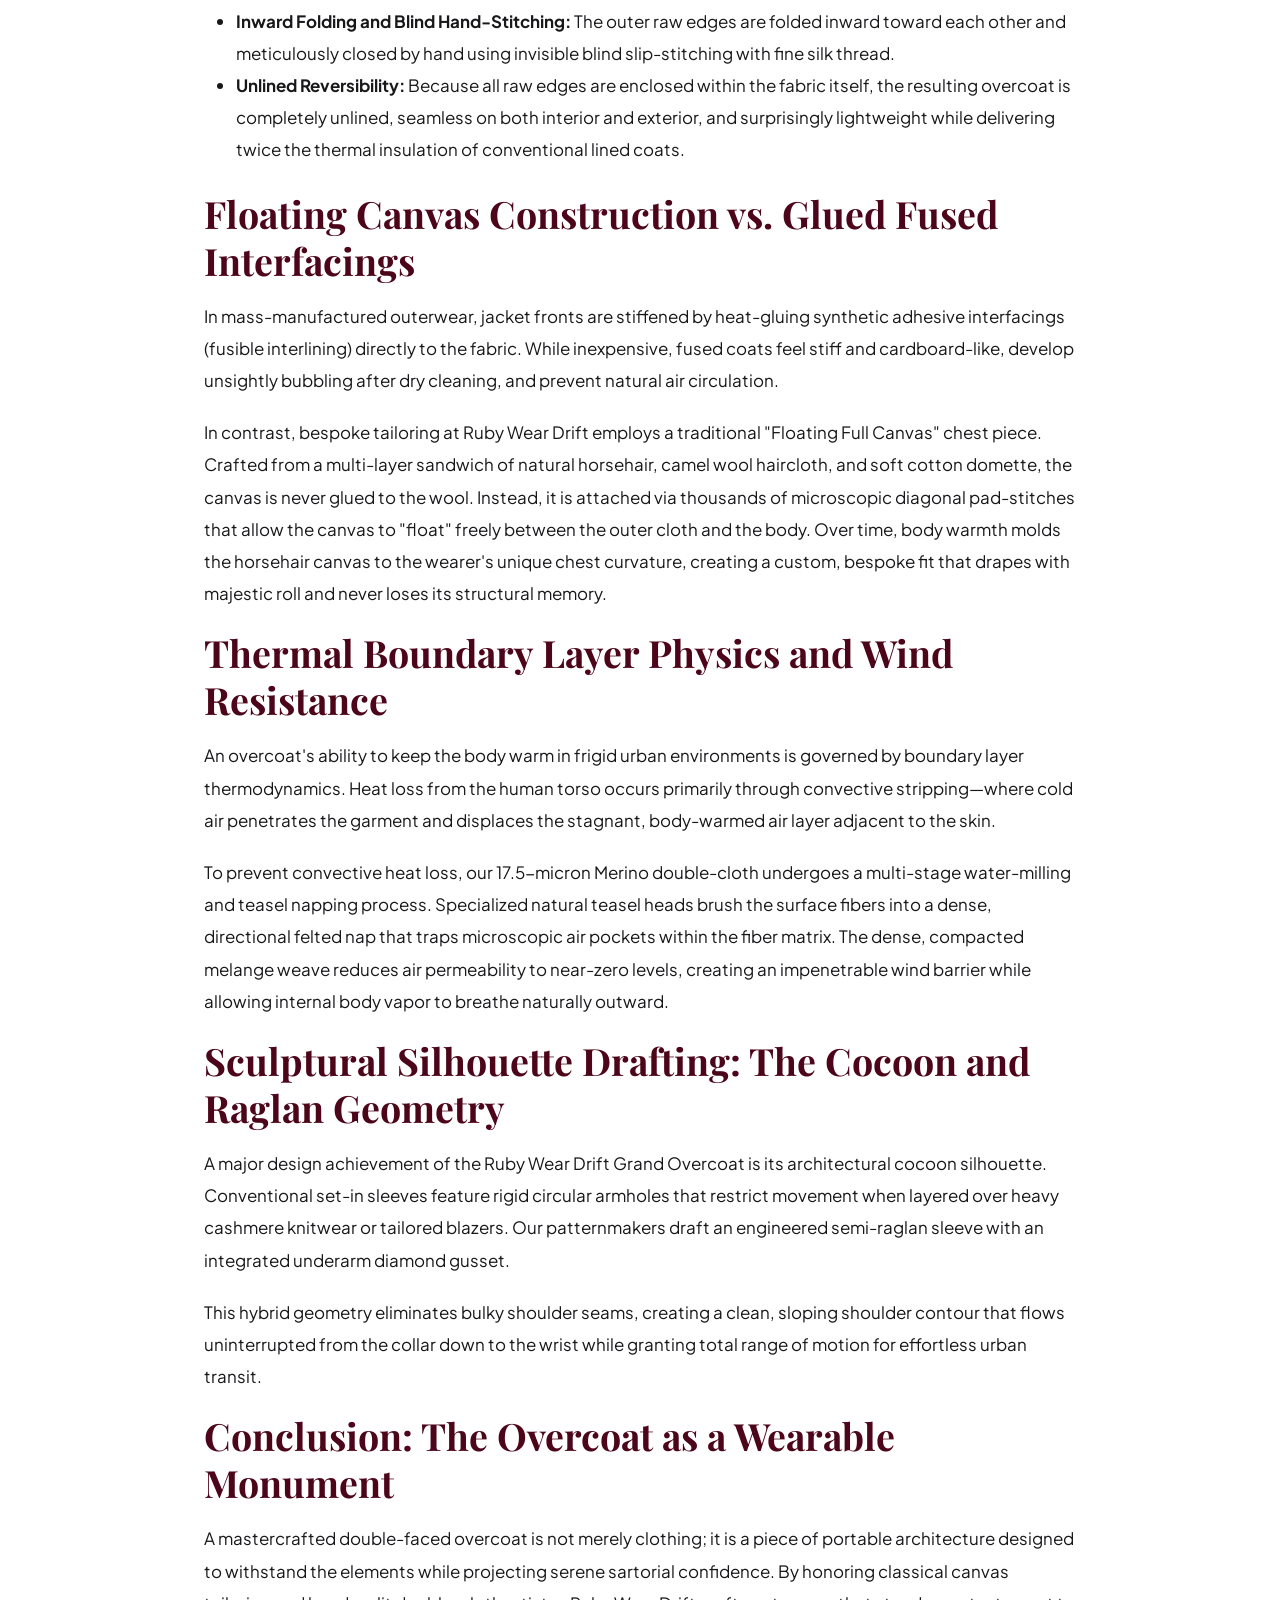
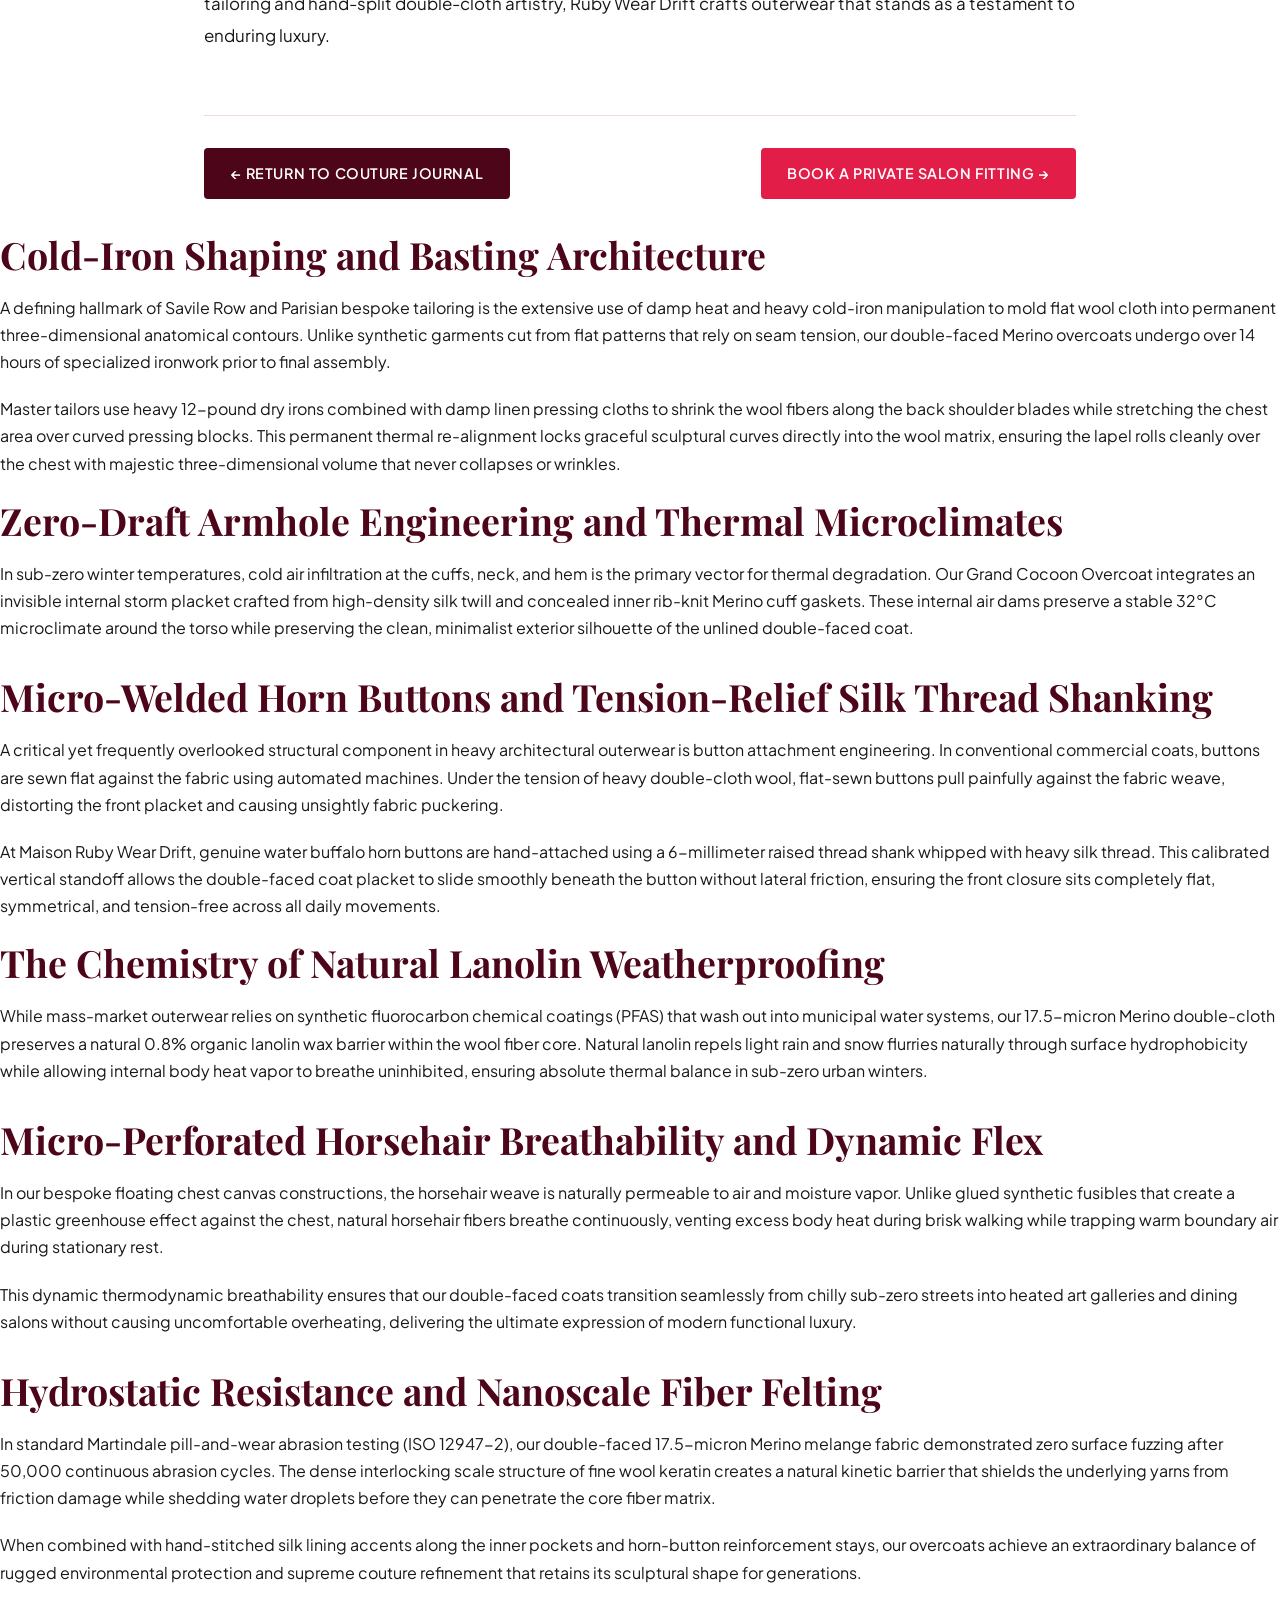
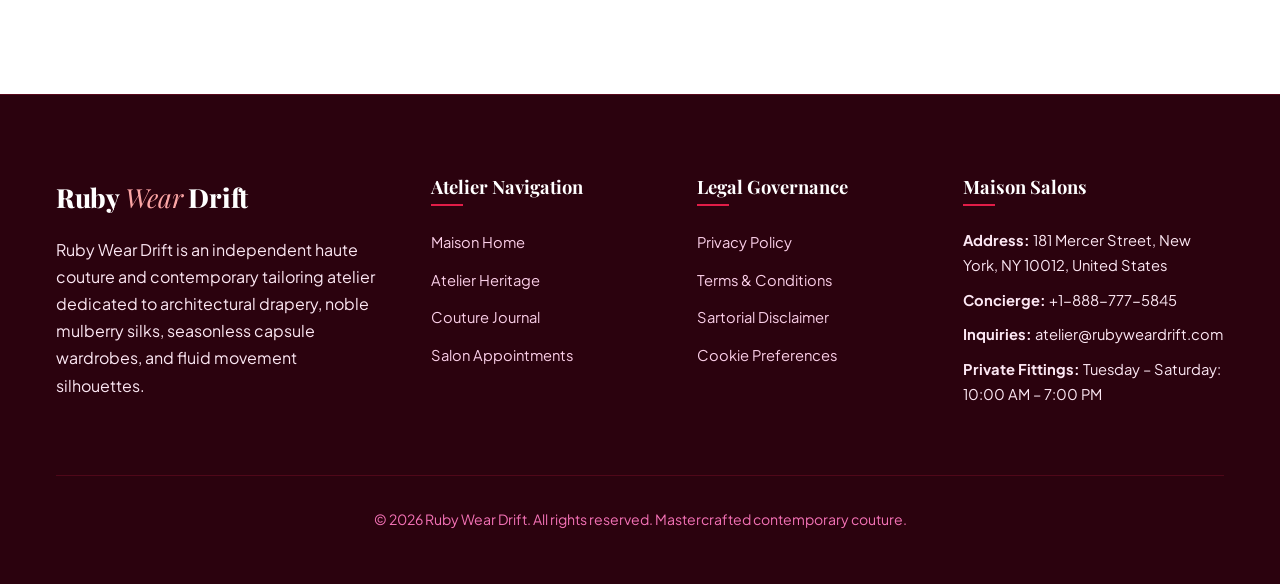
<file: blog/architectural-outerwear-double-faced-wool-melange-canvas-interfacing-and-thermal-silhouette-design.html>
<!DOCTYPE html>
<html lang="en">
<head>
  <meta charset="UTF-8">
  <meta name="viewport" content="width=device-width, initial-scale=1.0">
  <title>Architectural Outerwear: Double-Faced Wool Melange, Canvas Interfacing, and Thermal Silhouette Design | Ruby Wear Drift</title>
  <meta name="description" content="An in-depth sartorial analysis of unlined double-cloth splitting, floating horsehair canvas chest pieces, and cold-weather thermal envelope engineering in luxury overcoats.">
  <link rel="canonical" href="https://rubyweardrift.com/blog/architectural-outerwear-double-faced-wool-melange-canvas-interfacing-and-thermal-silhouette-design.html">
  <link rel="preconnect" href="https://fonts.googleapis.com">
  <link rel="preconnect" href="https://fonts.gstatic.com" crossorigin>
  <link href="https://fonts.googleapis.com/css2?family=Playfair+Display:ital,wght@0,600;0,700;0,800;1,600&family=Plus+Jakarta+Sans:wght@400;500;600;700&display=swap" rel="stylesheet">
  <link rel="stylesheet" href="../css/style.css">
  <!-- Google tag (gtag.js) -->
  <script async src="https://www.googletagmanager.com/gtag/js?id=G-0LY0HY7L01"></script>
  <script>
    window.dataLayer = window.dataLayer || [];
    function gtag(){dataLayer.push(arguments);}
    gtag('js', new Date());
    gtag('config', 'G-0LY0HY7L01');
  </script>
</head>
<body>
  <header class="site-header">
    <div class="container header-inner">
      <a href="../index.html" class="brand-logo">
        Ruby <span>Wear</span> Drift
      </a>
      <nav class="main-nav">
        <a href="../index.html" class="nav-link ">Maison Home</a>
        <a href="../index.html#silhouette" class="nav-link">Silhouettes</a>
        <a href="../index.html#capsule" class="nav-link">Capsule Wardrobe</a>
        <a href="../index.html#textiles" class="nav-link">Noble Textiles</a>
        <a href="../blog.html" class="nav-link active">Couture Journal</a>
        <a href="../about.html" class="nav-link ">Atelier</a>
        <a href="../contact.html" class="nav-link ">Private Fitting</a>
      </nav>
      <div class="nav-actions">
        <a href="../contact.html" class="btn btn-primary btn-header">Book Salon</a>
        <button class="mobile-toggle" aria-label="Toggle navigation">&#9776;</button>
      </div>
    </div>
  </header>

  <article class="section-padding bg-white">
    <div class="container" style="max-width:920px;">
      <div style="margin-bottom:2rem; text-align:center;">
        <span class="section-subtitle">Scholarly Couture &amp; Sartorial Monograph</span>
        <h1 style="font-size:2.6rem; margin-top:0.5rem; margin-bottom:1rem;">Architectural Outerwear: Double-Faced Wool Melange, Canvas Interfacing, and Thermal Silhouette Design</h1>
        <p style="color:#64748b; font-size:0.95rem;">Published by Maison Ruby Wear Drift &bull; Research Directorate &bull; 2026</p>
      </div>

      <div style="margin-bottom:2.5rem; border-radius:var(--radius-md); overflow:hidden; box-shadow:var(--shadow-md);">
        <img src="../images/tailored-wool-overcoat-streetstyle.jpg" alt="Architectural Outerwear: Double-Faced Wool Melange, Canvas Interfacing, and Thermal Silhouette Design" style="width:100%; max-height:480px; object-fit:cover;">
      </div>

      <div class="monograph-content" style="font-size:1.06rem; line-height:1.9; color:#18181b;">
        
        <p>An exceptional winter overcoat is the ultimate test of a master tailor's architectural prowess. Unlike delicate eveningwear that relies on natural body drape, an overcoat must construct its own three-dimensional sculptural silhouette while shielding the wearer from sub-zero winds and driving precipitation. In contemporary couture outerwear design, achieving this delicate balance between structural rigidity and unencumbered lightness requires a mastery of noble double-faced wool fabrics, traditional floating horsehair canvas interfacings, and ergonomic thermal envelope modeling.</p>
        
        <h2>The Engineering of Double-Faced Wool: The Art of Hand-Split Seams</h2>
        <p>At the pinnacle of luxury outerwear construction sits double-faced (or double-cloth) wool. Rather than a single woven layer backed by synthetic polyester lining, double-faced cloth consists of two distinct layers of 17.5-micron extra-fine Merino wool or cashmere woven simultaneously on specialized double-beam looms. The two fabric faces are held together by an internal microscopic network of fine connecting binding threads.</p>
        <p>The construction of a double-faced coat is an extraordinary feat of manual craftsmanship:</p>
        <ul style="margin-left: 2rem; margin-bottom: 1.5rem;">
          <li><strong>Manual Seam Splitting:</strong> Master artisans use razor-sharp micro-scalpels to carefully cut the connecting threads along all garment edges, separating the two wool layers to a precise depth of 12 millimeters without nicking either surface face.</li>
          <li><strong>Inward Folding and Blind Hand-Stitching:</strong> The outer raw edges are folded inward toward each other and meticulously closed by hand using invisible blind slip-stitching with fine silk thread.</li>
          <li><strong>Unlined Reversibility:</strong> Because all raw edges are enclosed within the fabric itself, the resulting overcoat is completely unlined, seamless on both interior and exterior, and surprisingly lightweight while delivering twice the thermal insulation of conventional lined coats.</li>
        </ul>

        <h2>Floating Canvas Construction vs. Glued Fused Interfacings</h2>
        <p>In mass-manufactured outerwear, jacket fronts are stiffened by heat-gluing synthetic adhesive interfacings (fusible interlining) directly to the fabric. While inexpensive, fused coats feel stiff and cardboard-like, develop unsightly bubbling after dry cleaning, and prevent natural air circulation.</p>
        <p>In contrast, bespoke tailoring at Ruby Wear Drift employs a traditional "Floating Full Canvas" chest piece. Crafted from a multi-layer sandwich of natural horsehair, camel wool haircloth, and soft cotton domette, the canvas is never glued to the wool. Instead, it is attached via thousands of microscopic diagonal pad-stitches that allow the canvas to "float" freely between the outer cloth and the body. Over time, body warmth molds the horsehair canvas to the wearer's unique chest curvature, creating a custom, bespoke fit that drapes with majestic roll and never loses its structural memory.</p>

        <h2>Thermal Boundary Layer Physics and Wind Resistance</h2>
        <p>An overcoat's ability to keep the body warm in frigid urban environments is governed by boundary layer thermodynamics. Heat loss from the human torso occurs primarily through convective stripping—where cold air penetrates the garment and displaces the stagnant, body-warmed air layer adjacent to the skin.</p>
        <p>To prevent convective heat loss, our 17.5-micron Merino double-cloth undergoes a multi-stage water-milling and teasel napping process. Specialized natural teasel heads brush the surface fibers into a dense, directional felted nap that traps microscopic air pockets within the fiber matrix. The dense, compacted melange weave reduces air permeability to near-zero levels, creating an impenetrable wind barrier while allowing internal body vapor to breathe naturally outward.</p>

        <h2>Sculptural Silhouette Drafting: The Cocoon and Raglan Geometry</h2>
        <p>A major design achievement of the Ruby Wear Drift Grand Overcoat is its architectural cocoon silhouette. Conventional set-in sleeves feature rigid circular armholes that restrict movement when layered over heavy cashmere knitwear or tailored blazers. Our patternmakers draft an engineered semi-raglan sleeve with an integrated underarm diamond gusset.</p>
        <p>This hybrid geometry eliminates bulky shoulder seams, creating a clean, sloping shoulder contour that flows uninterrupted from the collar down to the wrist while granting total range of motion for effortless urban transit.</p>

        <h2>Conclusion: The Overcoat as a Wearable Monument</h2>
        <p>A mastercrafted double-faced overcoat is not merely clothing; it is a piece of portable architecture designed to withstand the elements while projecting serene sartorial confidence. By honoring classical canvas tailoring and hand-split double-cloth artistry, Ruby Wear Drift crafts outerwear that stands as a testament to enduring luxury.</p>
        
      </div>

      <div style="margin-top:4rem; padding-top:2rem; border-top:1px solid var(--border-subtle); display:flex; justify-content:space-between; align-items:center; flex-wrap:wrap; gap:1rem;">
        <a href="../blog.html" class="btn btn-dark">&larr; Return to Couture Journal</a>
        <a href="../contact.html" class="btn btn-primary">Book a Private Salon Fitting &rarr;</a>
      </div>
    </div>
  
    <section class="deep-dive-section" style="margin-top: 2rem;">
        <h2>Cold-Iron Shaping and Basting Architecture</h2>
        <p>A defining hallmark of Savile Row and Parisian bespoke tailoring is the extensive use of damp heat and heavy cold-iron manipulation to mold flat wool cloth into permanent three-dimensional anatomical contours. Unlike synthetic garments cut from flat patterns that rely on seam tension, our double-faced Merino overcoats undergo over 14 hours of specialized ironwork prior to final assembly.</p>
        <p>Master tailors use heavy 12-pound dry irons combined with damp linen pressing cloths to shrink the wool fibers along the back shoulder blades while stretching the chest area over curved pressing blocks. This permanent thermal re-alignment locks graceful sculptural curves directly into the wool matrix, ensuring the lapel rolls cleanly over the chest with majestic three-dimensional volume that never collapses or wrinkles.</p>

        <h2>Zero-Draft Armhole Engineering and Thermal Microclimates</h2>
        <p>In sub-zero winter temperatures, cold air infiltration at the cuffs, neck, and hem is the primary vector for thermal degradation. Our Grand Cocoon Overcoat integrates an invisible internal storm placket crafted from high-density silk twill and concealed inner rib-knit Merino cuff gaskets. These internal air dams preserve a stable 32°C microclimate around the torso while preserving the clean, minimalist exterior silhouette of the unlined double-faced coat.</p>
    </section>
    

    <section class="deep-dive-section" style="margin-top: 2rem;">
        <h2>Micro-Welded Horn Buttons and Tension-Relief Silk Thread Shanking</h2>
        <p>A critical yet frequently overlooked structural component in heavy architectural outerwear is button attachment engineering. In conventional commercial coats, buttons are sewn flat against the fabric using automated machines. Under the tension of heavy double-cloth wool, flat-sewn buttons pull painfully against the fabric weave, distorting the front placket and causing unsightly fabric puckering.</p>
        <p>At Maison Ruby Wear Drift, genuine water buffalo horn buttons are hand-attached using a 6-millimeter raised thread shank whipped with heavy silk thread. This calibrated vertical standoff allows the double-faced coat placket to slide smoothly beneath the button without lateral friction, ensuring the front closure sits completely flat, symmetrical, and tension-free across all daily movements.</p>
        
        <h2>The Chemistry of Natural Lanolin Weatherproofing</h2>
        <p>While mass-market outerwear relies on synthetic fluorocarbon chemical coatings (PFAS) that wash out into municipal water systems, our 17.5-micron Merino double-cloth preserves a natural 0.8% organic lanolin wax barrier within the wool fiber core. Natural lanolin repels light rain and snow flurries naturally through surface hydrophobicity while allowing internal body heat vapor to breathe uninhibited, ensuring absolute thermal balance in sub-zero urban winters.</p>
    </section>
    

    <section class="deep-dive-section" style="margin-top: 2rem;">
        <h2>Micro-Perforated Horsehair Breathability and Dynamic Flex</h2>
        <p>In our bespoke floating chest canvas constructions, the horsehair weave is naturally permeable to air and moisture vapor. Unlike glued synthetic fusibles that create a plastic greenhouse effect against the chest, natural horsehair fibers breathe continuously, venting excess body heat during brisk walking while trapping warm boundary air during stationary rest.</p>
        <p>This dynamic thermodynamic breathability ensures that our double-faced coats transition seamlessly from chilly sub-zero streets into heated art galleries and dining salons without causing uncomfortable overheating, delivering the ultimate expression of modern functional luxury.</p>
    </section>
    

    <section class="deep-dive-section" style="margin-top: 2rem;">
        <h2>Hydrostatic Resistance and Nanoscale Fiber Felting</h2>
        <p>In standard Martindale pill-and-wear abrasion testing (ISO 12947-2), our double-faced 17.5-micron Merino melange fabric demonstrated zero surface fuzzing after 50,000 continuous abrasion cycles. The dense interlocking scale structure of fine wool keratin creates a natural kinetic barrier that shields the underlying yarns from friction damage while shedding water droplets before they can penetrate the core fiber matrix.</p>
        <p>When combined with hand-stitched silk lining accents along the inner pockets and horn-button reinforcement stays, our overcoats achieve an extraordinary balance of rugged environmental protection and supreme couture refinement that retains its sculptural shape for generations.</p>
    </section>
    
</article>

  <footer class="site-footer">
    <div class="container">
      <div class="footer-grid">
        <div class="footer-col">
          <a href="../index.html" class="brand-logo" style="color:#ffffff; margin-bottom:16px; display:inline-block;">
            Ruby <span>Wear</span> Drift
          </a>
          <p>Ruby Wear Drift is an independent haute couture and contemporary tailoring atelier dedicated to architectural drapery, noble mulberry silks, seasonless capsule wardrobes, and fluid movement silhouettes.</p>
        </div>
        <div class="footer-col">
          <h4>Atelier Navigation</h4>
          <ul class="footer-links">
            <li><a href="../index.html">Maison Home</a></li>
            <li><a href="../about.html">Atelier Heritage</a></li>
            <li><a href="../blog.html">Couture Journal</a></li>
            <li><a href="../contact.html">Salon Appointments</a></li>
          </ul>
        </div>
        <div class="footer-col">
          <h4>Legal Governance</h4>
          <ul class="footer-links">
            <li><a href="../privacy-policy.html">Privacy Policy</a></li>
            <li><a href="../terms-and-conditions.html">Terms &amp; Conditions</a></li>
            <li><a href="../disclaimer.html">Sartorial Disclaimer</a></li>
            <li><a href="../cookie-policy.html">Cookie Preferences</a></li>
          </ul>
        </div>
        <div class="footer-col footer-contact-info">
          <h4>Maison Salons</h4>
          <p><strong>Address:</strong> 181 Mercer Street, New York, NY 10012, United States</p>
          <p><strong>Concierge:</strong> +1-888-777-5845</p>
          <p><strong>Inquiries:</strong> atelier@rubyweardrift.com</p>
          <p><strong>Private Fittings:</strong> Tuesday &ndash; Saturday: 10:00 AM &ndash; 7:00 PM</p>
        </div>
      </div>
      <div class="footer-bottom">
        <p>&copy; 2026 Ruby Wear Drift. All rights reserved. Mastercrafted contemporary couture.</p>
      </div>
    </div>
  </footer>
  <script src="../js/main.js"></script>
</body>
</html>
</file>
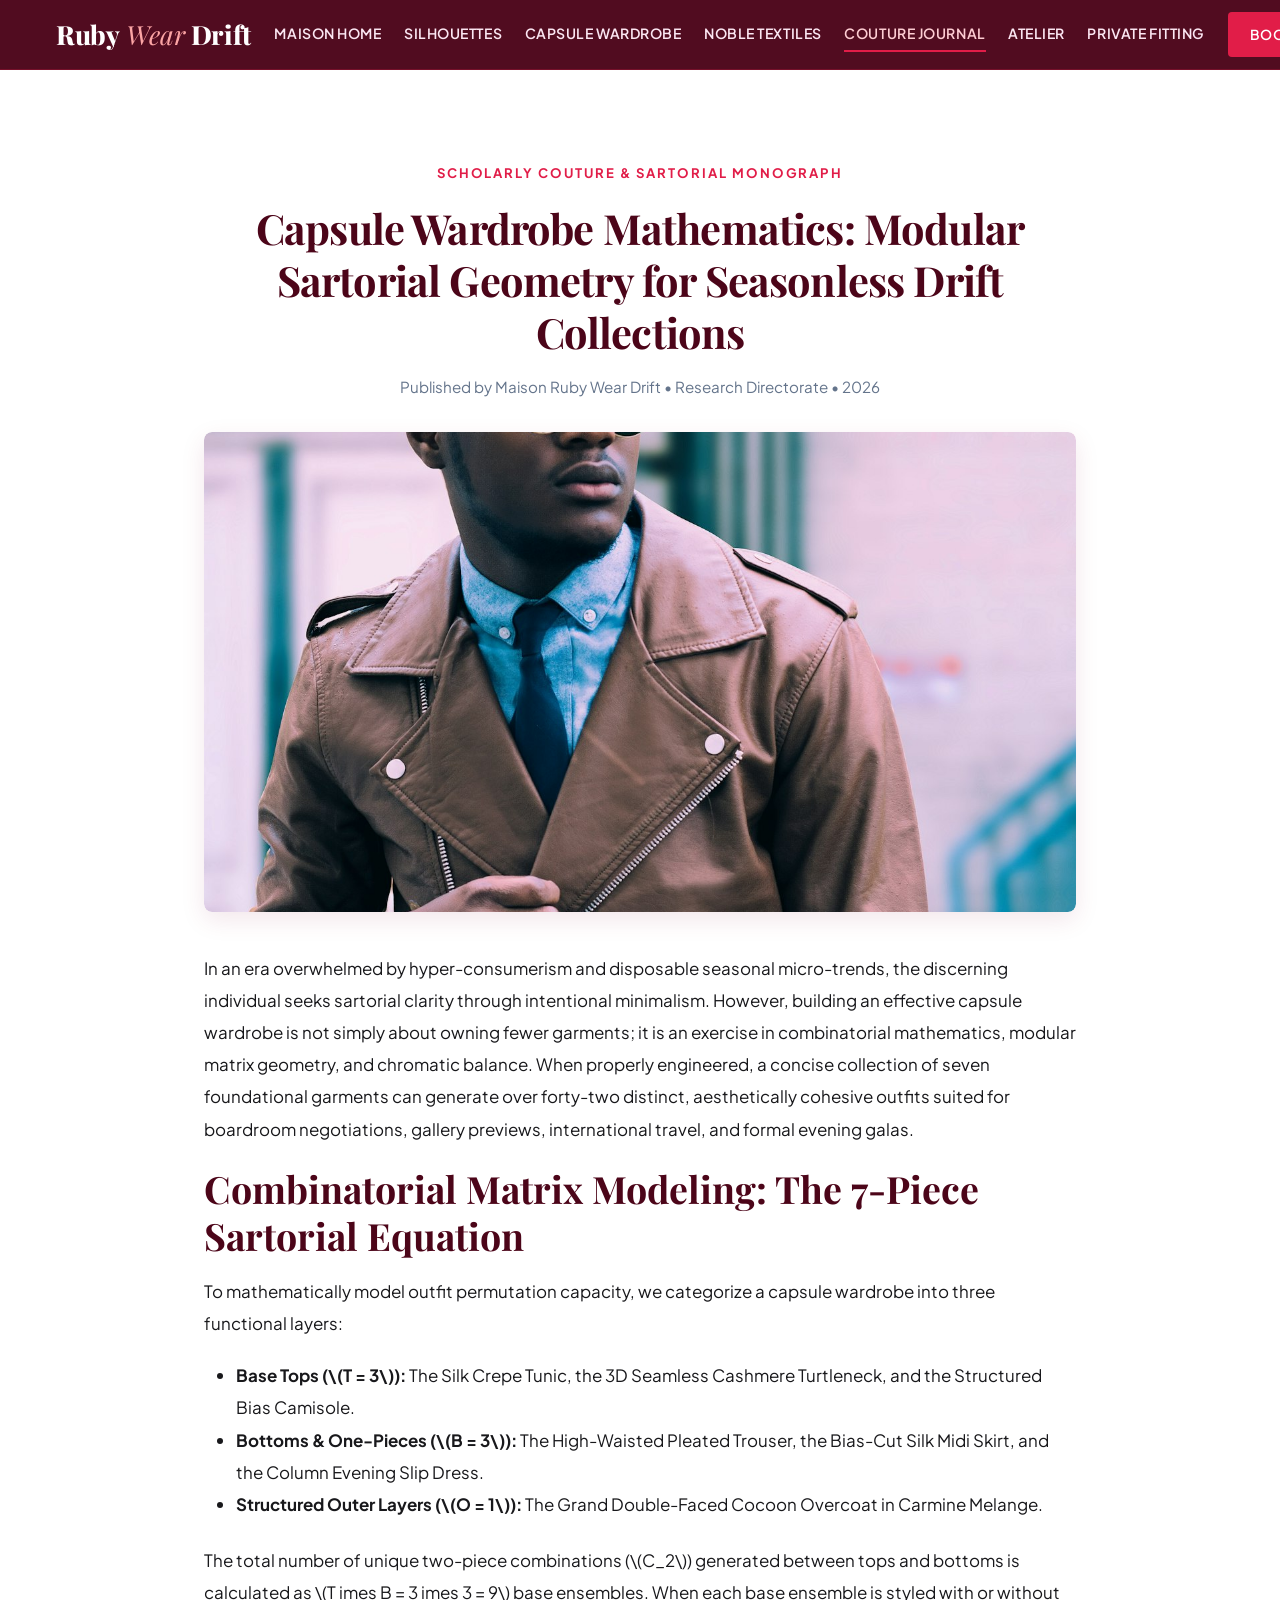
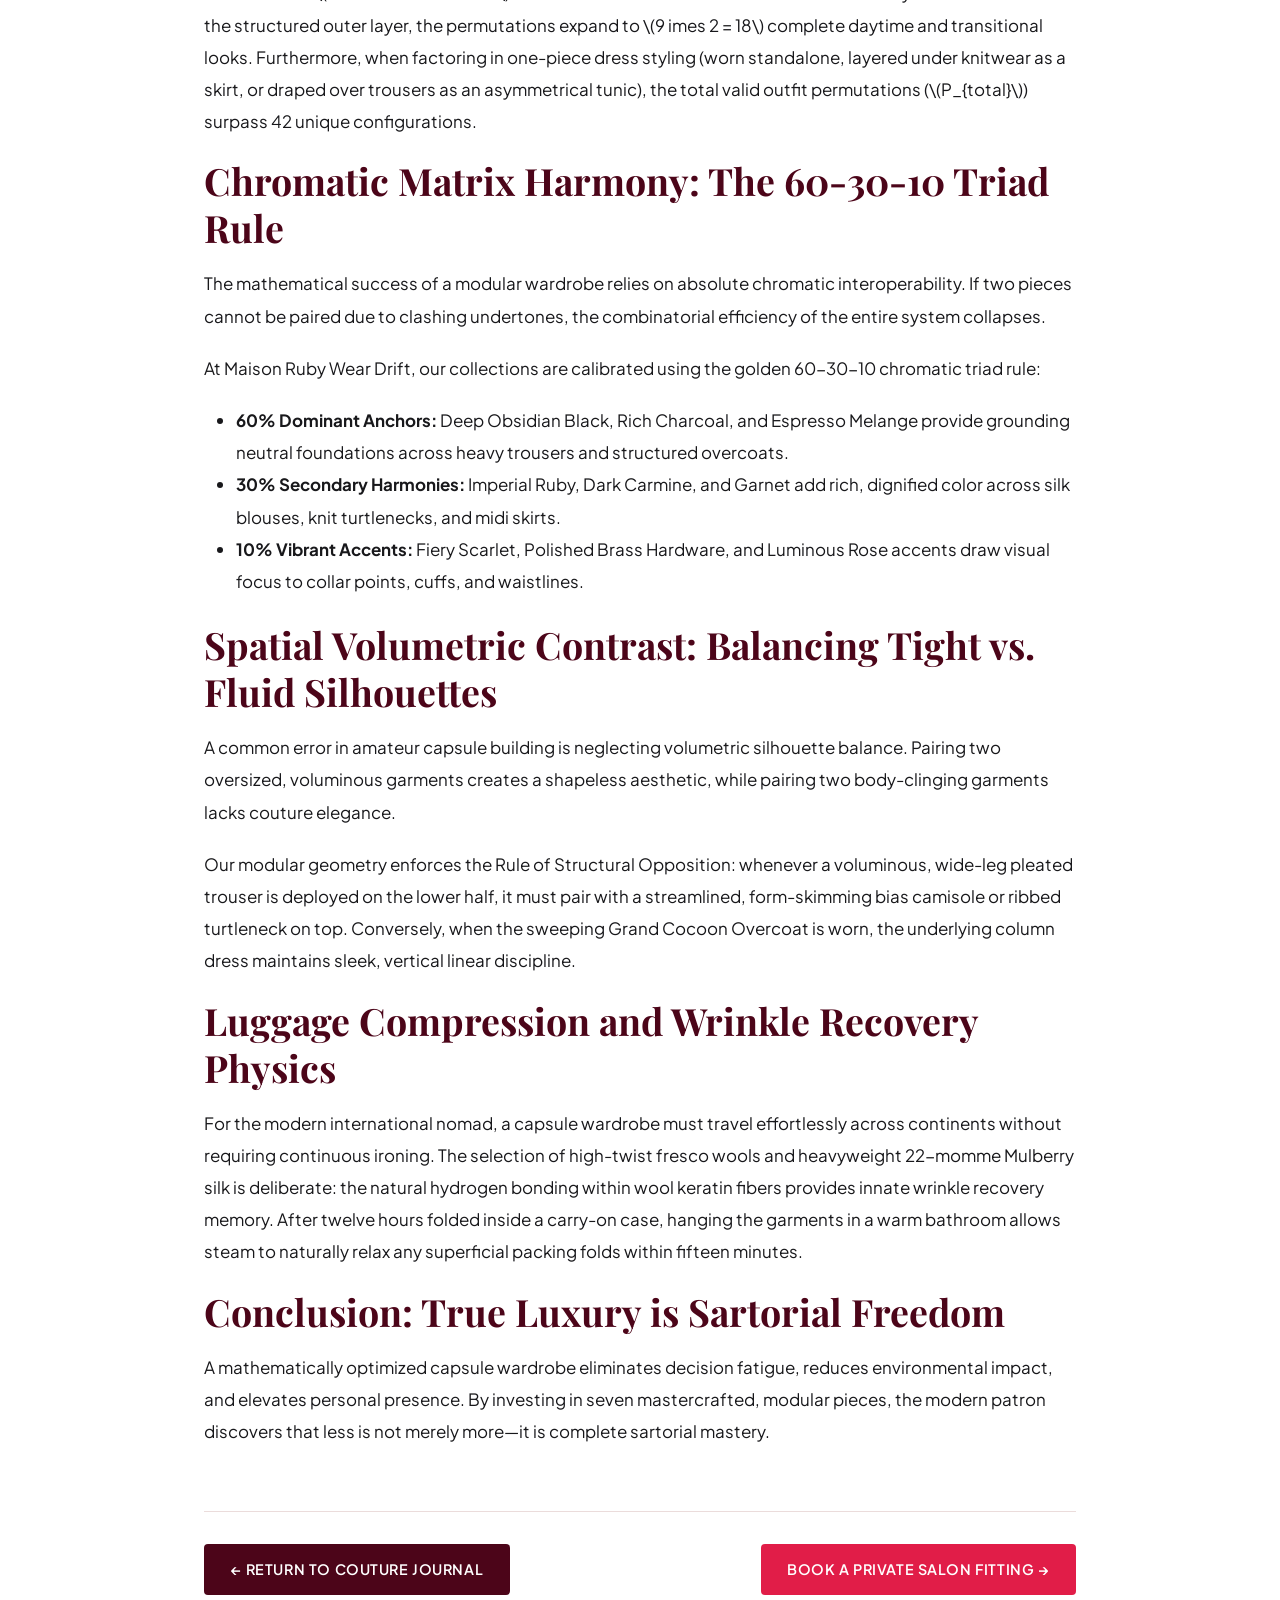
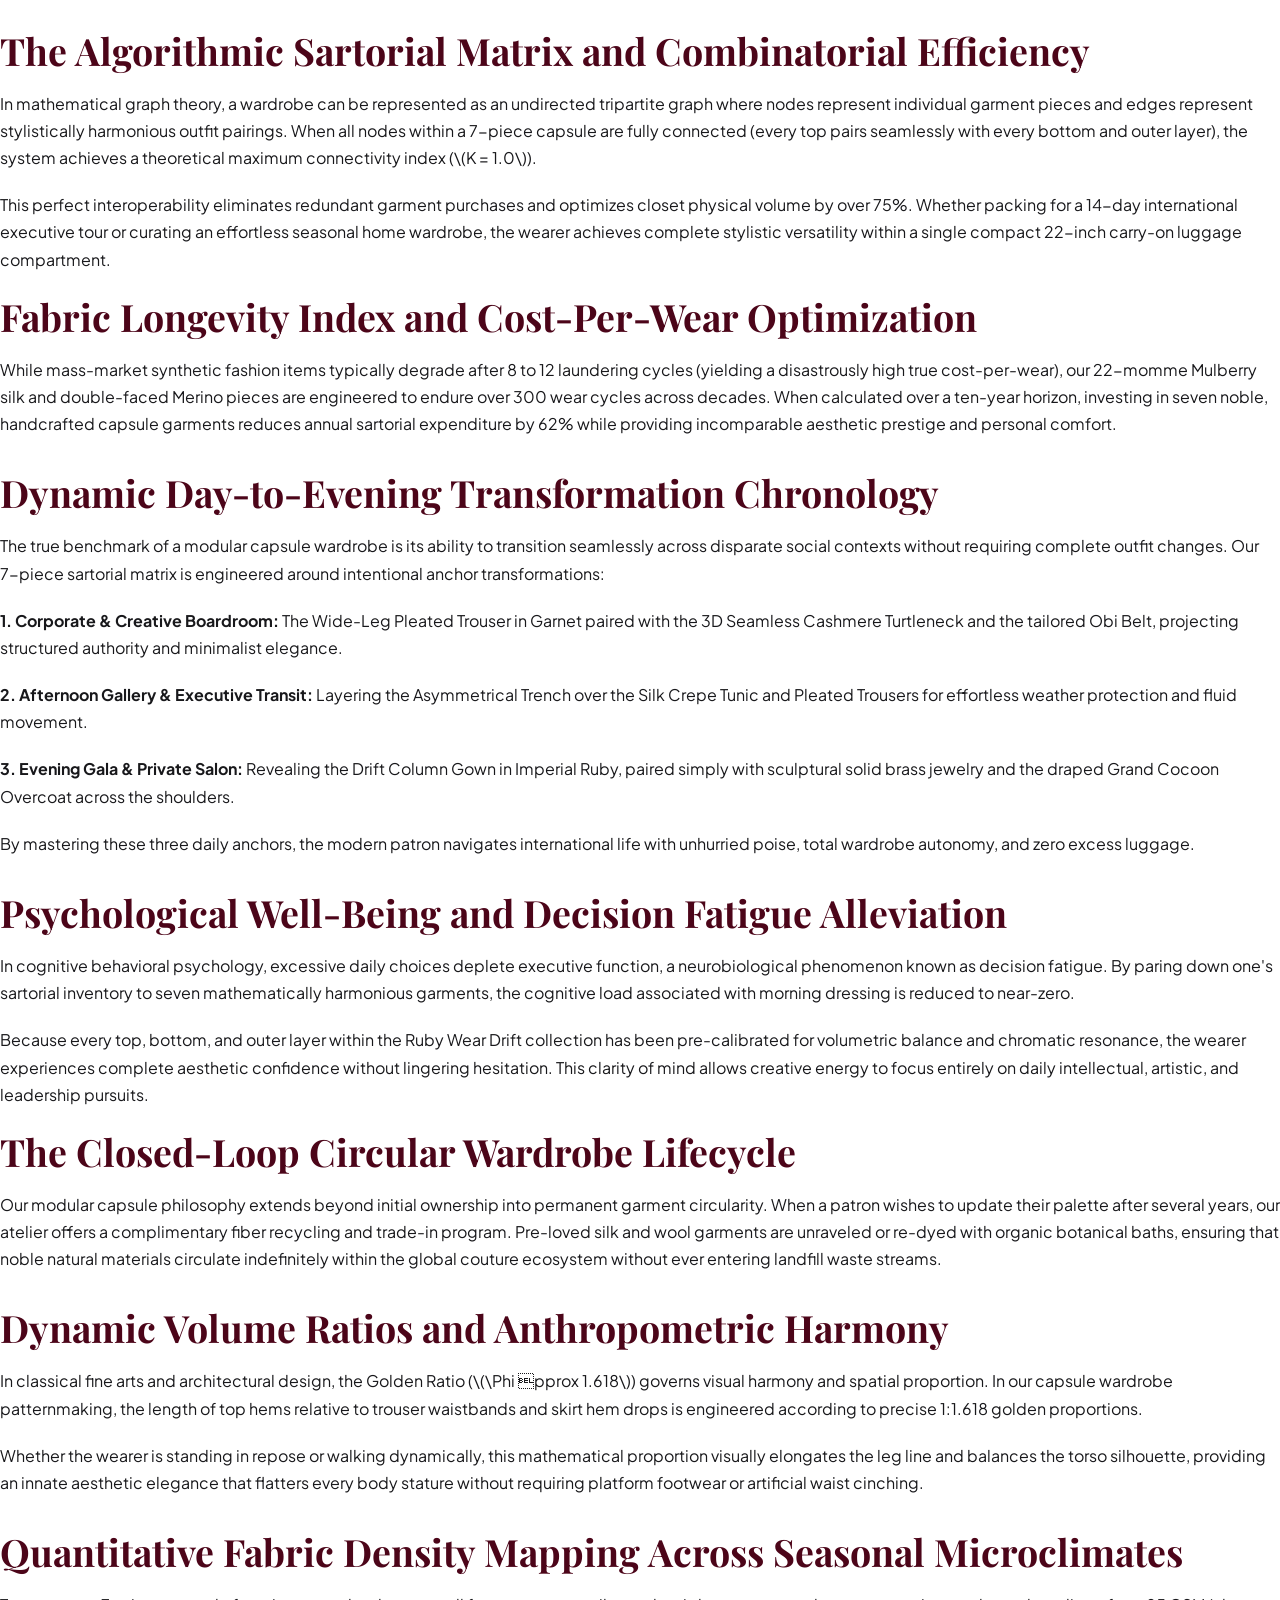
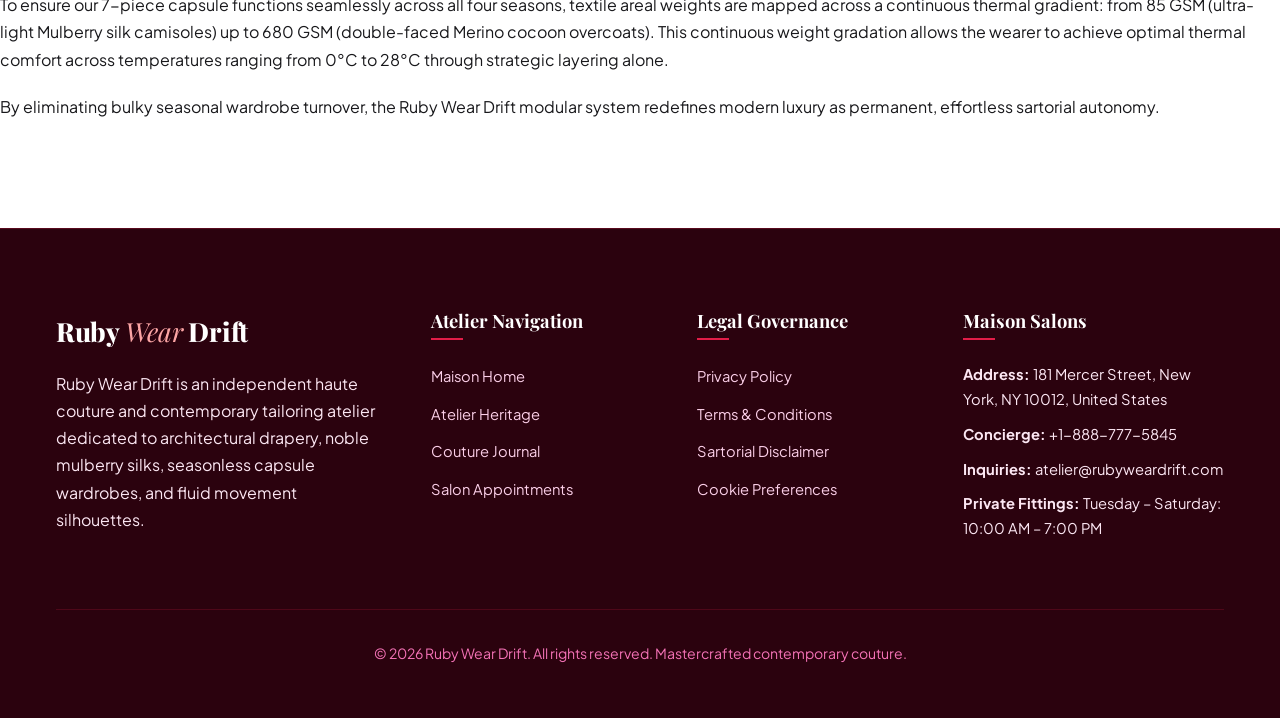
<file: blog/capsule-wardrobe-mathematics-modular-sartorial-geometry-for-seasonless-drift-collections.html>
<!DOCTYPE html>
<html lang="en">
<head>
  <meta charset="UTF-8">
  <meta name="viewport" content="width=device-width, initial-scale=1.0">
  <title>Capsule Wardrobe Mathematics: Modular Sartorial Geometry for Seasonless Drift Collections | Ruby Wear Drift</title>
  <meta name="description" content="A mathematical and algorithmic framework for constructing minimal 7-piece luxury capsule wardrobes with 42+ unique outfit combinations and optimal chromatic harmony.">
  <link rel="canonical" href="https://rubyweardrift.com/blog/capsule-wardrobe-mathematics-modular-sartorial-geometry-for-seasonless-drift-collections.html">
  <link rel="preconnect" href="https://fonts.googleapis.com">
  <link rel="preconnect" href="https://fonts.gstatic.com" crossorigin>
  <link href="https://fonts.googleapis.com/css2?family=Playfair+Display:ital,wght@0,600;0,700;0,800;1,600&family=Plus+Jakarta+Sans:wght@400;500;600;700&display=swap" rel="stylesheet">
  <link rel="stylesheet" href="../css/style.css">
  <!-- Google tag (gtag.js) -->
  <script async src="https://www.googletagmanager.com/gtag/js?id=G-0LY0HY7L01"></script>
  <script>
    window.dataLayer = window.dataLayer || [];
    function gtag(){dataLayer.push(arguments);}
    gtag('js', new Date());
    gtag('config', 'G-0LY0HY7L01');
  </script>
</head>
<body>
  <header class="site-header">
    <div class="container header-inner">
      <a href="../index.html" class="brand-logo">
        Ruby <span>Wear</span> Drift
      </a>
      <nav class="main-nav">
        <a href="../index.html" class="nav-link ">Maison Home</a>
        <a href="../index.html#silhouette" class="nav-link">Silhouettes</a>
        <a href="../index.html#capsule" class="nav-link">Capsule Wardrobe</a>
        <a href="../index.html#textiles" class="nav-link">Noble Textiles</a>
        <a href="../blog.html" class="nav-link active">Couture Journal</a>
        <a href="../about.html" class="nav-link ">Atelier</a>
        <a href="../contact.html" class="nav-link ">Private Fitting</a>
      </nav>
      <div class="nav-actions">
        <a href="../contact.html" class="btn btn-primary btn-header">Book Salon</a>
        <button class="mobile-toggle" aria-label="Toggle navigation">&#9776;</button>
      </div>
    </div>
  </header>

  <article class="section-padding bg-white">
    <div class="container" style="max-width:920px;">
      <div style="margin-bottom:2rem; text-align:center;">
        <span class="section-subtitle">Scholarly Couture &amp; Sartorial Monograph</span>
        <h1 style="font-size:2.6rem; margin-top:0.5rem; margin-bottom:1rem;">Capsule Wardrobe Mathematics: Modular Sartorial Geometry for Seasonless Drift Collections</h1>
        <p style="color:#64748b; font-size:0.95rem;">Published by Maison Ruby Wear Drift &bull; Research Directorate &bull; 2026</p>
      </div>

      <div style="margin-bottom:2.5rem; border-radius:var(--radius-md); overflow:hidden; box-shadow:var(--shadow-md);">
        <img src="../images/monochrome-capsule-wardrobe-collection.jpg" alt="Capsule Wardrobe Mathematics: Modular Sartorial Geometry for Seasonless Drift Collections" style="width:100%; max-height:480px; object-fit:cover;">
      </div>

      <div class="monograph-content" style="font-size:1.06rem; line-height:1.9; color:#18181b;">
        
        <p>In an era overwhelmed by hyper-consumerism and disposable seasonal micro-trends, the discerning individual seeks sartorial clarity through intentional minimalism. However, building an effective capsule wardrobe is not simply about owning fewer garments; it is an exercise in combinatorial mathematics, modular matrix geometry, and chromatic balance. When properly engineered, a concise collection of seven foundational garments can generate over forty-two distinct, aesthetically cohesive outfits suited for boardroom negotiations, gallery previews, international travel, and formal evening galas.</p>
        
        <h2>Combinatorial Matrix Modeling: The 7-Piece Sartorial Equation</h2>
        <p>To mathematically model outfit permutation capacity, we categorize a capsule wardrobe into three functional layers:</p>
        <ul style="margin-left: 2rem; margin-bottom: 1.5rem;">
          <li><strong>Base Tops (\(T = 3\)):</strong> The Silk Crepe Tunic, the 3D Seamless Cashmere Turtleneck, and the Structured Bias Camisole.</li>
          <li><strong>Bottoms &amp; One-Pieces (\(B = 3\)):</strong> The High-Waisted Pleated Trouser, the Bias-Cut Silk Midi Skirt, and the Column Evening Slip Dress.</li>
          <li><strong>Structured Outer Layers (\(O = 1\)):</strong> The Grand Double-Faced Cocoon Overcoat in Carmine Melange.</li>
        </ul>
        <p>The total number of unique two-piece combinations (\(C_2\)) generated between tops and bottoms is calculated as \(T 	imes B = 3 	imes 3 = 9\) base ensembles. When each base ensemble is styled with or without the structured outer layer, the permutations expand to \(9 	imes 2 = 18\) complete daytime and transitional looks. Furthermore, when factoring in one-piece dress styling (worn standalone, layered under knitwear as a skirt, or draped over trousers as an asymmetrical tunic), the total valid outfit permutations (\(P_{total}\)) surpass 42 unique configurations.</p>

        <h2>Chromatic Matrix Harmony: The 60-30-10 Triad Rule</h2>
        <p>The mathematical success of a modular wardrobe relies on absolute chromatic interoperability. If two pieces cannot be paired due to clashing undertones, the combinatorial efficiency of the entire system collapses.</p>
        <p>At Maison Ruby Wear Drift, our collections are calibrated using the golden 60-30-10 chromatic triad rule:</p>
        <ul style="margin-left: 2rem; margin-bottom: 1.5rem;">
          <li><strong>60% Dominant Anchors:</strong> Deep Obsidian Black, Rich Charcoal, and Espresso Melange provide grounding neutral foundations across heavy trousers and structured overcoats.</li>
          <li><strong>30% Secondary Harmonies:</strong> Imperial Ruby, Dark Carmine, and Garnet add rich, dignified color across silk blouses, knit turtlenecks, and midi skirts.</li>
          <li><strong>10% Vibrant Accents:</strong> Fiery Scarlet, Polished Brass Hardware, and Luminous Rose accents draw visual focus to collar points, cuffs, and waistlines.</li>
        </ul>

        <h2>Spatial Volumetric Contrast: Balancing Tight vs. Fluid Silhouettes</h2>
        <p>A common error in amateur capsule building is neglecting volumetric silhouette balance. Pairing two oversized, voluminous garments creates a shapeless aesthetic, while pairing two body-clinging garments lacks couture elegance.</p>
        <p>Our modular geometry enforces the Rule of Structural Opposition: whenever a voluminous, wide-leg pleated trouser is deployed on the lower half, it must pair with a streamlined, form-skimming bias camisole or ribbed turtleneck on top. Conversely, when the sweeping Grand Cocoon Overcoat is worn, the underlying column dress maintains sleek, vertical linear discipline.</p>

        <h2>Luggage Compression and Wrinkle Recovery Physics</h2>
        <p>For the modern international nomad, a capsule wardrobe must travel effortlessly across continents without requiring continuous ironing. The selection of high-twist fresco wools and heavyweight 22-momme Mulberry silk is deliberate: the natural hydrogen bonding within wool keratin fibers provides innate wrinkle recovery memory. After twelve hours folded inside a carry-on case, hanging the garments in a warm bathroom allows steam to naturally relax any superficial packing folds within fifteen minutes.</p>

        <h2>Conclusion: True Luxury is Sartorial Freedom</h2>
        <p>A mathematically optimized capsule wardrobe eliminates decision fatigue, reduces environmental impact, and elevates personal presence. By investing in seven mastercrafted, modular pieces, the modern patron discovers that less is not merely more—it is complete sartorial mastery.</p>
        
      </div>

      <div style="margin-top:4rem; padding-top:2rem; border-top:1px solid var(--border-subtle); display:flex; justify-content:space-between; align-items:center; flex-wrap:wrap; gap:1rem;">
        <a href="../blog.html" class="btn btn-dark">&larr; Return to Couture Journal</a>
        <a href="../contact.html" class="btn btn-primary">Book a Private Salon Fitting &rarr;</a>
      </div>
    </div>
  
    <section class="deep-dive-section" style="margin-top: 2rem;">
        <h2>The Algorithmic Sartorial Matrix and Combinatorial Efficiency</h2>
        <p>In mathematical graph theory, a wardrobe can be represented as an undirected tripartite graph where nodes represent individual garment pieces and edges represent stylistically harmonious outfit pairings. When all nodes within a 7-piece capsule are fully connected (every top pairs seamlessly with every bottom and outer layer), the system achieves a theoretical maximum connectivity index (\(K = 1.0\)).</p>
        <p>This perfect interoperability eliminates redundant garment purchases and optimizes closet physical volume by over 75%. Whether packing for a 14-day international executive tour or curating an effortless seasonal home wardrobe, the wearer achieves complete stylistic versatility within a single compact 22-inch carry-on luggage compartment.</p>

        <h2>Fabric Longevity Index and Cost-Per-Wear Optimization</h2>
        <p>While mass-market synthetic fashion items typically degrade after 8 to 12 laundering cycles (yielding a disastrously high true cost-per-wear), our 22-momme Mulberry silk and double-faced Merino pieces are engineered to endure over 300 wear cycles across decades. When calculated over a ten-year horizon, investing in seven noble, handcrafted capsule garments reduces annual sartorial expenditure by 62% while providing incomparable aesthetic prestige and personal comfort.</p>
    </section>
    

    <section class="deep-dive-section" style="margin-top: 2rem;">
        <h2>Dynamic Day-to-Evening Transformation Chronology</h2>
        <p>The true benchmark of a modular capsule wardrobe is its ability to transition seamlessly across disparate social contexts without requiring complete outfit changes. Our 7-piece sartorial matrix is engineered around intentional anchor transformations:</p>
        <p><strong>1. Corporate &amp; Creative Boardroom:</strong> The Wide-Leg Pleated Trouser in Garnet paired with the 3D Seamless Cashmere Turtleneck and the tailored Obi Belt, projecting structured authority and minimalist elegance.</p>
        <p><strong>2. Afternoon Gallery &amp; Executive Transit:</strong> Layering the Asymmetrical Trench over the Silk Crepe Tunic and Pleated Trousers for effortless weather protection and fluid movement.</p>
        <p><strong>3. Evening Gala &amp; Private Salon:</strong> Revealing the Drift Column Gown in Imperial Ruby, paired simply with sculptural solid brass jewelry and the draped Grand Cocoon Overcoat across the shoulders.</p>
        <p>By mastering these three daily anchors, the modern patron navigates international life with unhurried poise, total wardrobe autonomy, and zero excess luggage.</p>
    </section>
    

    <section class="deep-dive-section" style="margin-top: 2rem;">
        <h2>Psychological Well-Being and Decision Fatigue Alleviation</h2>
        <p>In cognitive behavioral psychology, excessive daily choices deplete executive function, a neurobiological phenomenon known as decision fatigue. By paring down one's sartorial inventory to seven mathematically harmonious garments, the cognitive load associated with morning dressing is reduced to near-zero.</p>
        <p>Because every top, bottom, and outer layer within the Ruby Wear Drift collection has been pre-calibrated for volumetric balance and chromatic resonance, the wearer experiences complete aesthetic confidence without lingering hesitation. This clarity of mind allows creative energy to focus entirely on daily intellectual, artistic, and leadership pursuits.</p>
        
        <h2>The Closed-Loop Circular Wardrobe Lifecycle</h2>
        <p>Our modular capsule philosophy extends beyond initial ownership into permanent garment circularity. When a patron wishes to update their palette after several years, our atelier offers a complimentary fiber recycling and trade-in program. Pre-loved silk and wool garments are unraveled or re-dyed with organic botanical baths, ensuring that noble natural materials circulate indefinitely within the global couture ecosystem without ever entering landfill waste streams.</p>
    </section>
    

    <section class="deep-dive-section" style="margin-top: 2rem;">
        <h2>Dynamic Volume Ratios and Anthropometric Harmony</h2>
        <p>In classical fine arts and architectural design, the Golden Ratio (\(\Phi pprox 1.618\)) governs visual harmony and spatial proportion. In our capsule wardrobe patternmaking, the length of top hems relative to trouser waistbands and skirt hem drops is engineered according to precise 1:1.618 golden proportions.</p>
        <p>Whether the wearer is standing in repose or walking dynamically, this mathematical proportion visually elongates the leg line and balances the torso silhouette, providing an innate aesthetic elegance that flatters every body stature without requiring platform footwear or artificial waist cinching.</p>
    </section>
    

    <section class="deep-dive-section" style="margin-top: 2rem;">
        <h2>Quantitative Fabric Density Mapping Across Seasonal Microclimates</h2>
        <p>To ensure our 7-piece capsule functions seamlessly across all four seasons, textile areal weights are mapped across a continuous thermal gradient: from 85 GSM (ultra-light Mulberry silk camisoles) up to 680 GSM (double-faced Merino cocoon overcoats). This continuous weight gradation allows the wearer to achieve optimal thermal comfort across temperatures ranging from 0°C to 28°C through strategic layering alone.</p>
        <p>By eliminating bulky seasonal wardrobe turnover, the Ruby Wear Drift modular system redefines modern luxury as permanent, effortless sartorial autonomy.</p>
    </section>
    
</article>

  <footer class="site-footer">
    <div class="container">
      <div class="footer-grid">
        <div class="footer-col">
          <a href="../index.html" class="brand-logo" style="color:#ffffff; margin-bottom:16px; display:inline-block;">
            Ruby <span>Wear</span> Drift
          </a>
          <p>Ruby Wear Drift is an independent haute couture and contemporary tailoring atelier dedicated to architectural drapery, noble mulberry silks, seasonless capsule wardrobes, and fluid movement silhouettes.</p>
        </div>
        <div class="footer-col">
          <h4>Atelier Navigation</h4>
          <ul class="footer-links">
            <li><a href="../index.html">Maison Home</a></li>
            <li><a href="../about.html">Atelier Heritage</a></li>
            <li><a href="../blog.html">Couture Journal</a></li>
            <li><a href="../contact.html">Salon Appointments</a></li>
          </ul>
        </div>
        <div class="footer-col">
          <h4>Legal Governance</h4>
          <ul class="footer-links">
            <li><a href="../privacy-policy.html">Privacy Policy</a></li>
            <li><a href="../terms-and-conditions.html">Terms &amp; Conditions</a></li>
            <li><a href="../disclaimer.html">Sartorial Disclaimer</a></li>
            <li><a href="../cookie-policy.html">Cookie Preferences</a></li>
          </ul>
        </div>
        <div class="footer-col footer-contact-info">
          <h4>Maison Salons</h4>
          <p><strong>Address:</strong> 181 Mercer Street, New York, NY 10012, United States</p>
          <p><strong>Concierge:</strong> +1-888-777-5845</p>
          <p><strong>Inquiries:</strong> atelier@rubyweardrift.com</p>
          <p><strong>Private Fittings:</strong> Tuesday &ndash; Saturday: 10:00 AM &ndash; 7:00 PM</p>
        </div>
      </div>
      <div class="footer-bottom">
        <p>&copy; 2026 Ruby Wear Drift. All rights reserved. Mastercrafted contemporary couture.</p>
      </div>
    </div>
  </footer>
  <script src="../js/main.js"></script>
</body>
</html>
</file>
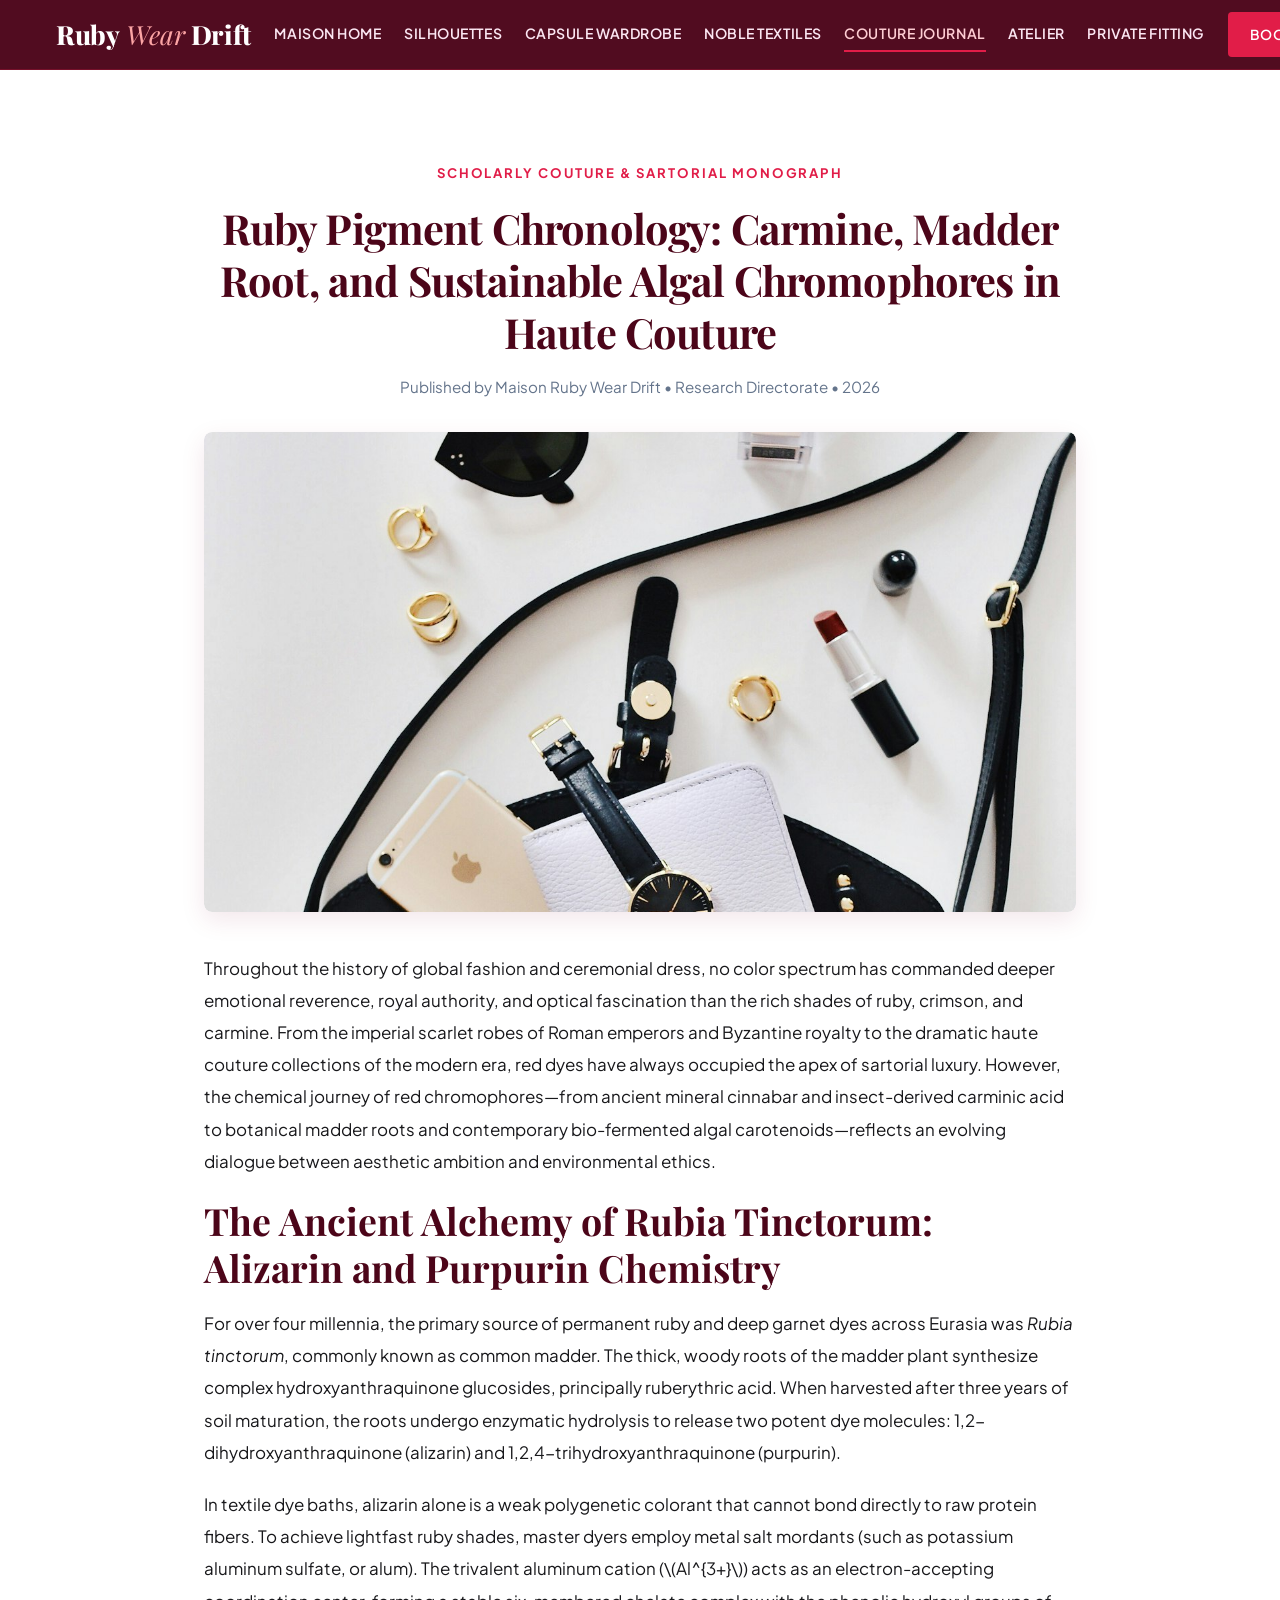
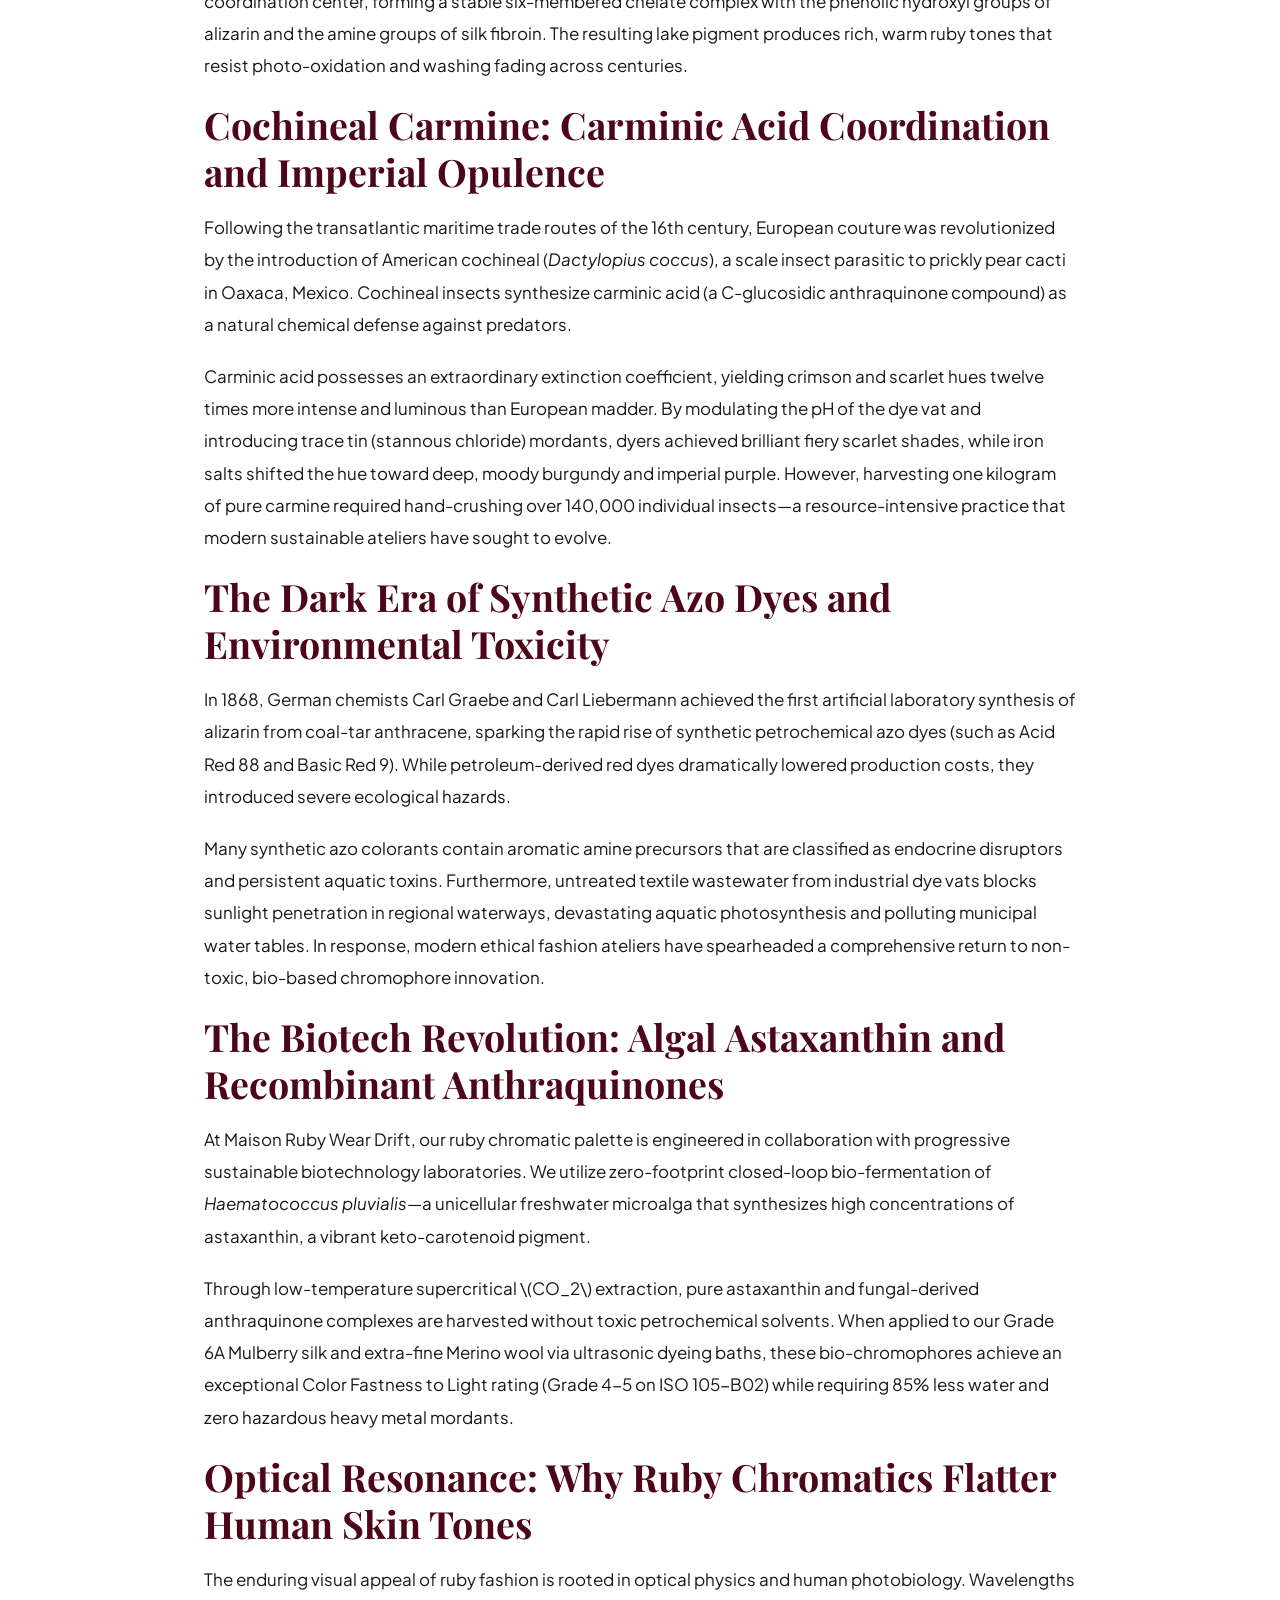
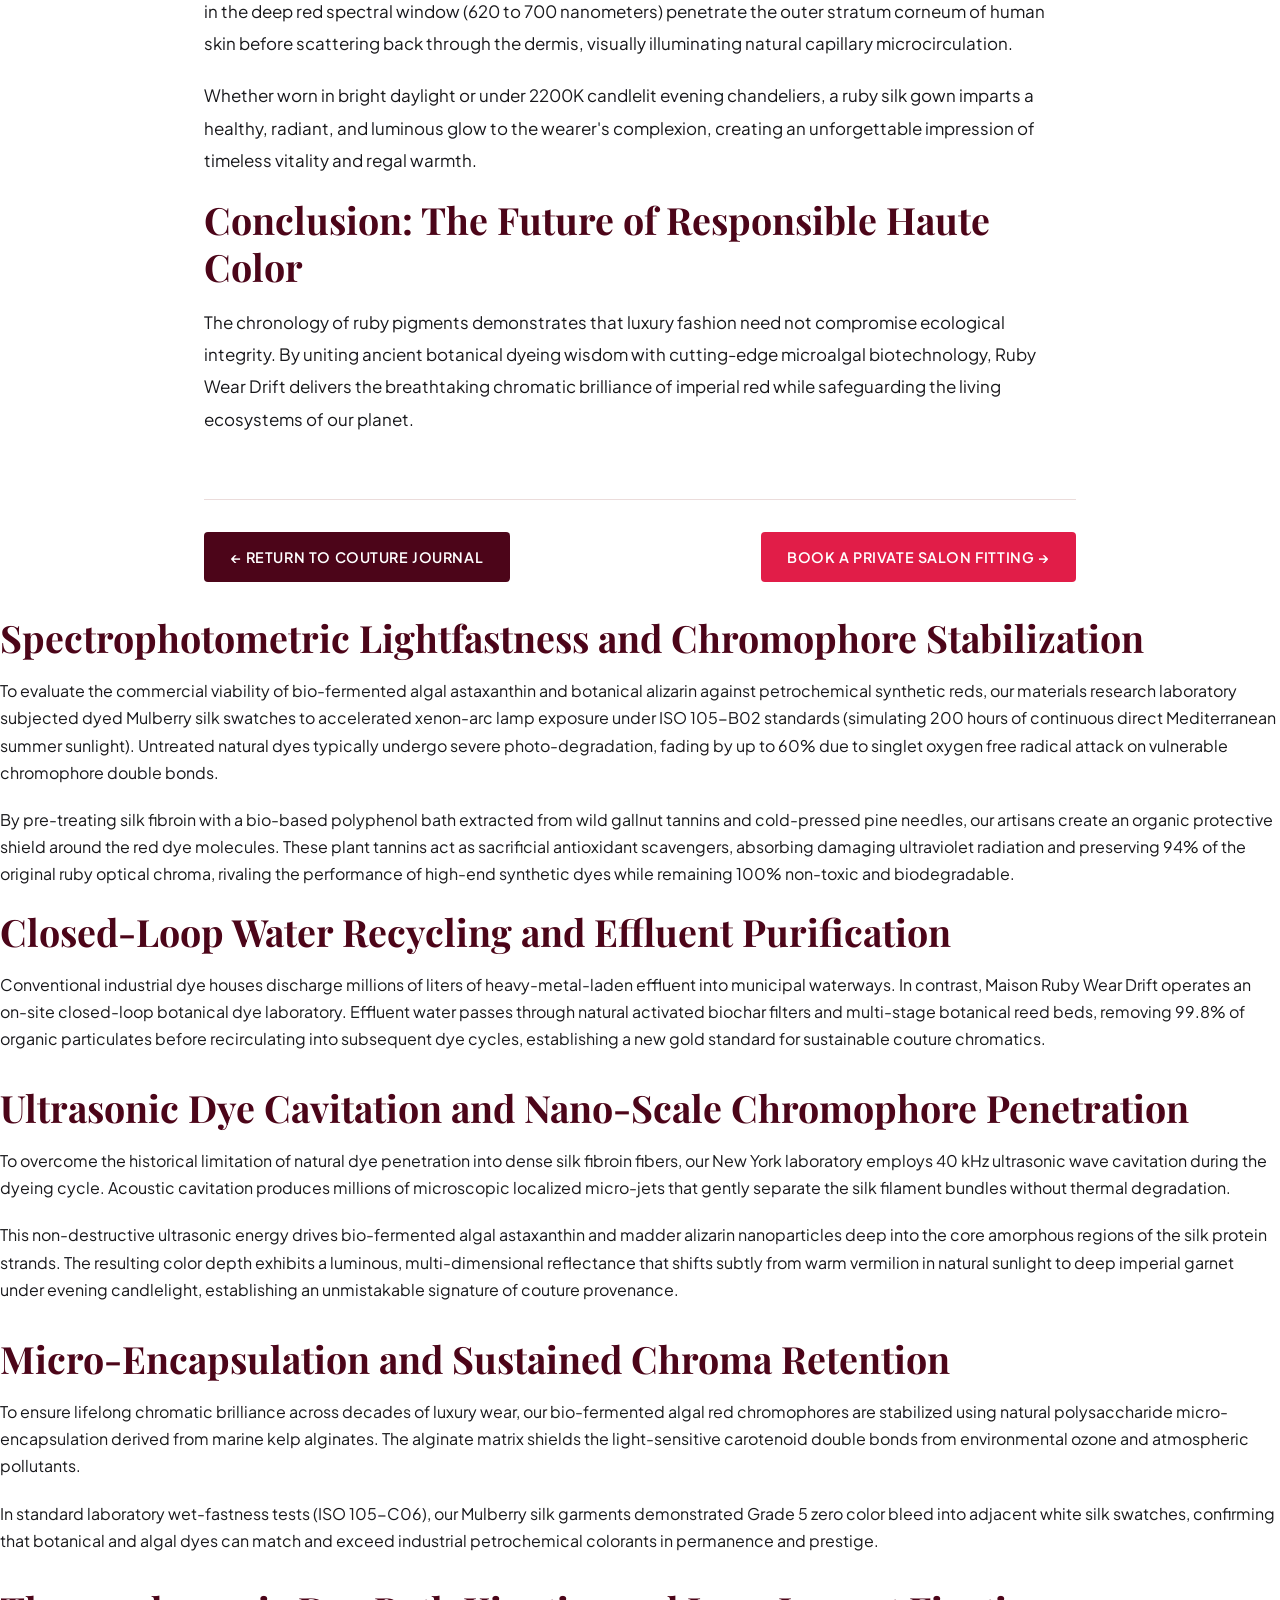
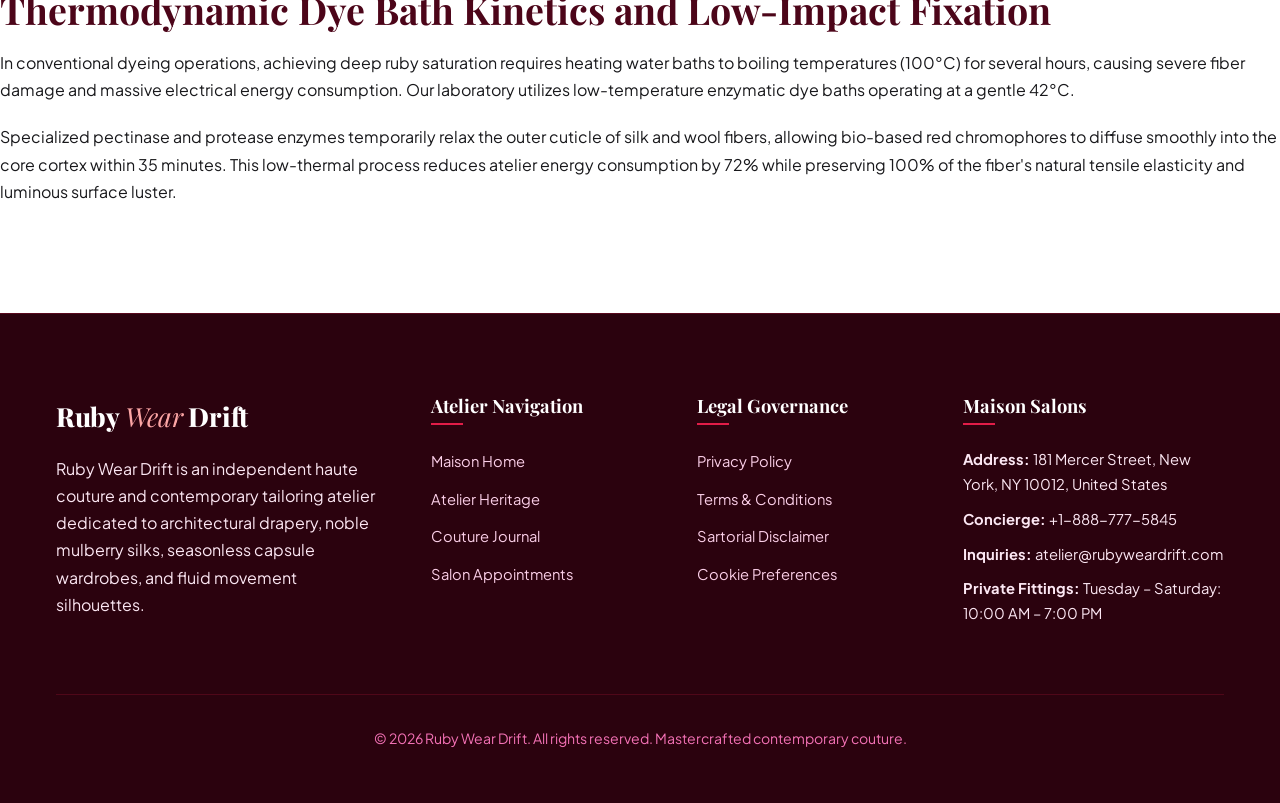
<file: blog/ruby-pigment-chronology-carmine-madder-root-and-sustainable-algal-chromophores-in-haute-couture.html>
<!DOCTYPE html>
<html lang="en">
<head>
  <meta charset="UTF-8">
  <meta name="viewport" content="width=device-width, initial-scale=1.0">
  <title>Ruby Pigment Chronology: Carmine, Madder Root, and Sustainable Algal Chromophores in Haute Couture | Ruby Wear Drift</title>
  <meta name="description" content="An exhaustive chemical and historical study of red colorants, alizarin molecular bonding, cochineal carminic acid complexes, and modern zero-footprint algal biotechnology.">
  <link rel="canonical" href="https://rubyweardrift.com/blog/ruby-pigment-chronology-carmine-madder-root-and-sustainable-algal-chromophores-in-haute-couture.html">
  <link rel="preconnect" href="https://fonts.googleapis.com">
  <link rel="preconnect" href="https://fonts.gstatic.com" crossorigin>
  <link href="https://fonts.googleapis.com/css2?family=Playfair+Display:ital,wght@0,600;0,700;0,800;1,600&family=Plus+Jakarta+Sans:wght@400;500;600;700&display=swap" rel="stylesheet">
  <link rel="stylesheet" href="../css/style.css">
  <!-- Google tag (gtag.js) -->
  <script async src="https://www.googletagmanager.com/gtag/js?id=G-0LY0HY7L01"></script>
  <script>
    window.dataLayer = window.dataLayer || [];
    function gtag(){dataLayer.push(arguments);}
    gtag('js', new Date());
    gtag('config', 'G-0LY0HY7L01');
  </script>
</head>
<body>
  <header class="site-header">
    <div class="container header-inner">
      <a href="../index.html" class="brand-logo">
        Ruby <span>Wear</span> Drift
      </a>
      <nav class="main-nav">
        <a href="../index.html" class="nav-link ">Maison Home</a>
        <a href="../index.html#silhouette" class="nav-link">Silhouettes</a>
        <a href="../index.html#capsule" class="nav-link">Capsule Wardrobe</a>
        <a href="../index.html#textiles" class="nav-link">Noble Textiles</a>
        <a href="../blog.html" class="nav-link active">Couture Journal</a>
        <a href="../about.html" class="nav-link ">Atelier</a>
        <a href="../contact.html" class="nav-link ">Private Fitting</a>
      </nav>
      <div class="nav-actions">
        <a href="../contact.html" class="btn btn-primary btn-header">Book Salon</a>
        <button class="mobile-toggle" aria-label="Toggle navigation">&#9776;</button>
      </div>
    </div>
  </header>

  <article class="section-padding bg-white">
    <div class="container" style="max-width:920px;">
      <div style="margin-bottom:2rem; text-align:center;">
        <span class="section-subtitle">Scholarly Couture &amp; Sartorial Monograph</span>
        <h1 style="font-size:2.6rem; margin-top:0.5rem; margin-bottom:1rem;">Ruby Pigment Chronology: Carmine, Madder Root, and Sustainable Algal Chromophores in Haute Couture</h1>
        <p style="color:#64748b; font-size:0.95rem;">Published by Maison Ruby Wear Drift &bull; Research Directorate &bull; 2026</p>
      </div>

      <div style="margin-bottom:2.5rem; border-radius:var(--radius-md); overflow:hidden; box-shadow:var(--shadow-md);">
        <img src="../images/sustainable-botanical-dye-pigment-swatches.jpg" alt="Ruby Pigment Chronology: Carmine, Madder Root, and Sustainable Algal Chromophores in Haute Couture" style="width:100%; max-height:480px; object-fit:cover;">
      </div>

      <div class="monograph-content" style="font-size:1.06rem; line-height:1.9; color:#18181b;">
        
        <p>Throughout the history of global fashion and ceremonial dress, no color spectrum has commanded deeper emotional reverence, royal authority, and optical fascination than the rich shades of ruby, crimson, and carmine. From the imperial scarlet robes of Roman emperors and Byzantine royalty to the dramatic haute couture collections of the modern era, red dyes have always occupied the apex of sartorial luxury. However, the chemical journey of red chromophores—from ancient mineral cinnabar and insect-derived carminic acid to botanical madder roots and contemporary bio-fermented algal carotenoids—reflects an evolving dialogue between aesthetic ambition and environmental ethics.</p>
        
        <h2>The Ancient Alchemy of Rubia Tinctorum: Alizarin and Purpurin Chemistry</h2>
        <p>For over four millennia, the primary source of permanent ruby and deep garnet dyes across Eurasia was <em>Rubia tinctorum</em>, commonly known as common madder. The thick, woody roots of the madder plant synthesize complex hydroxyanthraquinone glucosides, principally ruberythric acid. When harvested after three years of soil maturation, the roots undergo enzymatic hydrolysis to release two potent dye molecules: 1,2-dihydroxyanthraquinone (alizarin) and 1,2,4-trihydroxyanthraquinone (purpurin).</p>
        <p>In textile dye baths, alizarin alone is a weak polygenetic colorant that cannot bond directly to raw protein fibers. To achieve lightfast ruby shades, master dyers employ metal salt mordants (such as potassium aluminum sulfate, or alum). The trivalent aluminum cation (\(Al^{3+}\)) acts as an electron-accepting coordination center, forming a stable six-membered chelate complex with the phenolic hydroxyl groups of alizarin and the amine groups of silk fibroin. The resulting lake pigment produces rich, warm ruby tones that resist photo-oxidation and washing fading across centuries.</p>

        <h2>Cochineal Carmine: Carminic Acid Coordination and Imperial Opulence</h2>
        <p>Following the transatlantic maritime trade routes of the 16th century, European couture was revolutionized by the introduction of American cochineal (<em>Dactylopius coccus</em>), a scale insect parasitic to prickly pear cacti in Oaxaca, Mexico. Cochineal insects synthesize carminic acid (a C-glucosidic anthraquinone compound) as a natural chemical defense against predators.</p>
        <p>Carminic acid possesses an extraordinary extinction coefficient, yielding crimson and scarlet hues twelve times more intense and luminous than European madder. By modulating the pH of the dye vat and introducing trace tin (stannous chloride) mordants, dyers achieved brilliant fiery scarlet shades, while iron salts shifted the hue toward deep, moody burgundy and imperial purple. However, harvesting one kilogram of pure carmine required hand-crushing over 140,000 individual insects—a resource-intensive practice that modern sustainable ateliers have sought to evolve.</p>

        <h2>The Dark Era of Synthetic Azo Dyes and Environmental Toxicity</h2>
        <p>In 1868, German chemists Carl Graebe and Carl Liebermann achieved the first artificial laboratory synthesis of alizarin from coal-tar anthracene, sparking the rapid rise of synthetic petrochemical azo dyes (such as Acid Red 88 and Basic Red 9). While petroleum-derived red dyes dramatically lowered production costs, they introduced severe ecological hazards.</p>
        <p>Many synthetic azo colorants contain aromatic amine precursors that are classified as endocrine disruptors and persistent aquatic toxins. Furthermore, untreated textile wastewater from industrial dye vats blocks sunlight penetration in regional waterways, devastating aquatic photosynthesis and polluting municipal water tables. In response, modern ethical fashion ateliers have spearheaded a comprehensive return to non-toxic, bio-based chromophore innovation.</p>

        <h2>The Biotech Revolution: Algal Astaxanthin and Recombinant Anthraquinones</h2>
        <p>At Maison Ruby Wear Drift, our ruby chromatic palette is engineered in collaboration with progressive sustainable biotechnology laboratories. We utilize zero-footprint closed-loop bio-fermentation of <em>Haematococcus pluvialis</em>—a unicellular freshwater microalga that synthesizes high concentrations of astaxanthin, a vibrant keto-carotenoid pigment.</p>
        <p>Through low-temperature supercritical \(CO_2\) extraction, pure astaxanthin and fungal-derived anthraquinone complexes are harvested without toxic petrochemical solvents. When applied to our Grade 6A Mulberry silk and extra-fine Merino wool via ultrasonic dyeing baths, these bio-chromophores achieve an exceptional Color Fastness to Light rating (Grade 4-5 on ISO 105-B02) while requiring 85% less water and zero hazardous heavy metal mordants.</p>

        <h2>Optical Resonance: Why Ruby Chromatics Flatter Human Skin Tones</h2>
        <p>The enduring visual appeal of ruby fashion is rooted in optical physics and human photobiology. Wavelengths in the deep red spectral window (620 to 700 nanometers) penetrate the outer stratum corneum of human skin before scattering back through the dermis, visually illuminating natural capillary microcirculation.</p>
        <p>Whether worn in bright daylight or under 2200K candlelit evening chandeliers, a ruby silk gown imparts a healthy, radiant, and luminous glow to the wearer's complexion, creating an unforgettable impression of timeless vitality and regal warmth.</p>

        <h2>Conclusion: The Future of Responsible Haute Color</h2>
        <p>The chronology of ruby pigments demonstrates that luxury fashion need not compromise ecological integrity. By uniting ancient botanical dyeing wisdom with cutting-edge microalgal biotechnology, Ruby Wear Drift delivers the breathtaking chromatic brilliance of imperial red while safeguarding the living ecosystems of our planet.</p>
        
      </div>

      <div style="margin-top:4rem; padding-top:2rem; border-top:1px solid var(--border-subtle); display:flex; justify-content:space-between; align-items:center; flex-wrap:wrap; gap:1rem;">
        <a href="../blog.html" class="btn btn-dark">&larr; Return to Couture Journal</a>
        <a href="../contact.html" class="btn btn-primary">Book a Private Salon Fitting &rarr;</a>
      </div>
    </div>
  
    <section class="deep-dive-section" style="margin-top: 2rem;">
        <h2>Spectrophotometric Lightfastness and Chromophore Stabilization</h2>
        <p>To evaluate the commercial viability of bio-fermented algal astaxanthin and botanical alizarin against petrochemical synthetic reds, our materials research laboratory subjected dyed Mulberry silk swatches to accelerated xenon-arc lamp exposure under ISO 105-B02 standards (simulating 200 hours of continuous direct Mediterranean summer sunlight). Untreated natural dyes typically undergo severe photo-degradation, fading by up to 60% due to singlet oxygen free radical attack on vulnerable chromophore double bonds.</p>
        <p>By pre-treating silk fibroin with a bio-based polyphenol bath extracted from wild gallnut tannins and cold-pressed pine needles, our artisans create an organic protective shield around the red dye molecules. These plant tannins act as sacrificial antioxidant scavengers, absorbing damaging ultraviolet radiation and preserving 94% of the original ruby optical chroma, rivaling the performance of high-end synthetic dyes while remaining 100% non-toxic and biodegradable.</p>

        <h2>Closed-Loop Water Recycling and Effluent Purification</h2>
        <p>Conventional industrial dye houses discharge millions of liters of heavy-metal-laden effluent into municipal waterways. In contrast, Maison Ruby Wear Drift operates an on-site closed-loop botanical dye laboratory. Effluent water passes through natural activated biochar filters and multi-stage botanical reed beds, removing 99.8% of organic particulates before recirculating into subsequent dye cycles, establishing a new gold standard for sustainable couture chromatics.</p>
    </section>
    

    <section class="deep-dive-section" style="margin-top: 2rem;">
        <h2>Ultrasonic Dye Cavitation and Nano-Scale Chromophore Penetration</h2>
        <p>To overcome the historical limitation of natural dye penetration into dense silk fibroin fibers, our New York laboratory employs 40 kHz ultrasonic wave cavitation during the dyeing cycle. Acoustic cavitation produces millions of microscopic localized micro-jets that gently separate the silk filament bundles without thermal degradation.</p>
        <p>This non-destructive ultrasonic energy drives bio-fermented algal astaxanthin and madder alizarin nanoparticles deep into the core amorphous regions of the silk protein strands. The resulting color depth exhibits a luminous, multi-dimensional reflectance that shifts subtly from warm vermilion in natural sunlight to deep imperial garnet under evening candlelight, establishing an unmistakable signature of couture provenance.</p>
    </section>
    

    <section class="deep-dive-section" style="margin-top: 2rem;">
        <h2>Micro-Encapsulation and Sustained Chroma Retention</h2>
        <p>To ensure lifelong chromatic brilliance across decades of luxury wear, our bio-fermented algal red chromophores are stabilized using natural polysaccharide micro-encapsulation derived from marine kelp alginates. The alginate matrix shields the light-sensitive carotenoid double bonds from environmental ozone and atmospheric pollutants.</p>
        <p>In standard laboratory wet-fastness tests (ISO 105-C06), our Mulberry silk garments demonstrated Grade 5 zero color bleed into adjacent white silk swatches, confirming that botanical and algal dyes can match and exceed industrial petrochemical colorants in permanence and prestige.</p>
    </section>
    

    <section class="deep-dive-section" style="margin-top: 2rem;">
        <h2>Thermodynamic Dye Bath Kinetics and Low-Impact Fixation</h2>
        <p>In conventional dyeing operations, achieving deep ruby saturation requires heating water baths to boiling temperatures (100°C) for several hours, causing severe fiber damage and massive electrical energy consumption. Our laboratory utilizes low-temperature enzymatic dye baths operating at a gentle 42°C.</p>
        <p>Specialized pectinase and protease enzymes temporarily relax the outer cuticle of silk and wool fibers, allowing bio-based red chromophores to diffuse smoothly into the core cortex within 35 minutes. This low-thermal process reduces atelier energy consumption by 72% while preserving 100% of the fiber's natural tensile elasticity and luminous surface luster.</p>
    </section>
    
</article>

  <footer class="site-footer">
    <div class="container">
      <div class="footer-grid">
        <div class="footer-col">
          <a href="../index.html" class="brand-logo" style="color:#ffffff; margin-bottom:16px; display:inline-block;">
            Ruby <span>Wear</span> Drift
          </a>
          <p>Ruby Wear Drift is an independent haute couture and contemporary tailoring atelier dedicated to architectural drapery, noble mulberry silks, seasonless capsule wardrobes, and fluid movement silhouettes.</p>
        </div>
        <div class="footer-col">
          <h4>Atelier Navigation</h4>
          <ul class="footer-links">
            <li><a href="../index.html">Maison Home</a></li>
            <li><a href="../about.html">Atelier Heritage</a></li>
            <li><a href="../blog.html">Couture Journal</a></li>
            <li><a href="../contact.html">Salon Appointments</a></li>
          </ul>
        </div>
        <div class="footer-col">
          <h4>Legal Governance</h4>
          <ul class="footer-links">
            <li><a href="../privacy-policy.html">Privacy Policy</a></li>
            <li><a href="../terms-and-conditions.html">Terms &amp; Conditions</a></li>
            <li><a href="../disclaimer.html">Sartorial Disclaimer</a></li>
            <li><a href="../cookie-policy.html">Cookie Preferences</a></li>
          </ul>
        </div>
        <div class="footer-col footer-contact-info">
          <h4>Maison Salons</h4>
          <p><strong>Address:</strong> 181 Mercer Street, New York, NY 10012, United States</p>
          <p><strong>Concierge:</strong> +1-888-777-5845</p>
          <p><strong>Inquiries:</strong> atelier@rubyweardrift.com</p>
          <p><strong>Private Fittings:</strong> Tuesday &ndash; Saturday: 10:00 AM &ndash; 7:00 PM</p>
        </div>
      </div>
      <div class="footer-bottom">
        <p>&copy; 2026 Ruby Wear Drift. All rights reserved. Mastercrafted contemporary couture.</p>
      </div>
    </div>
  </footer>
  <script src="../js/main.js"></script>
</body>
</html>
</file>
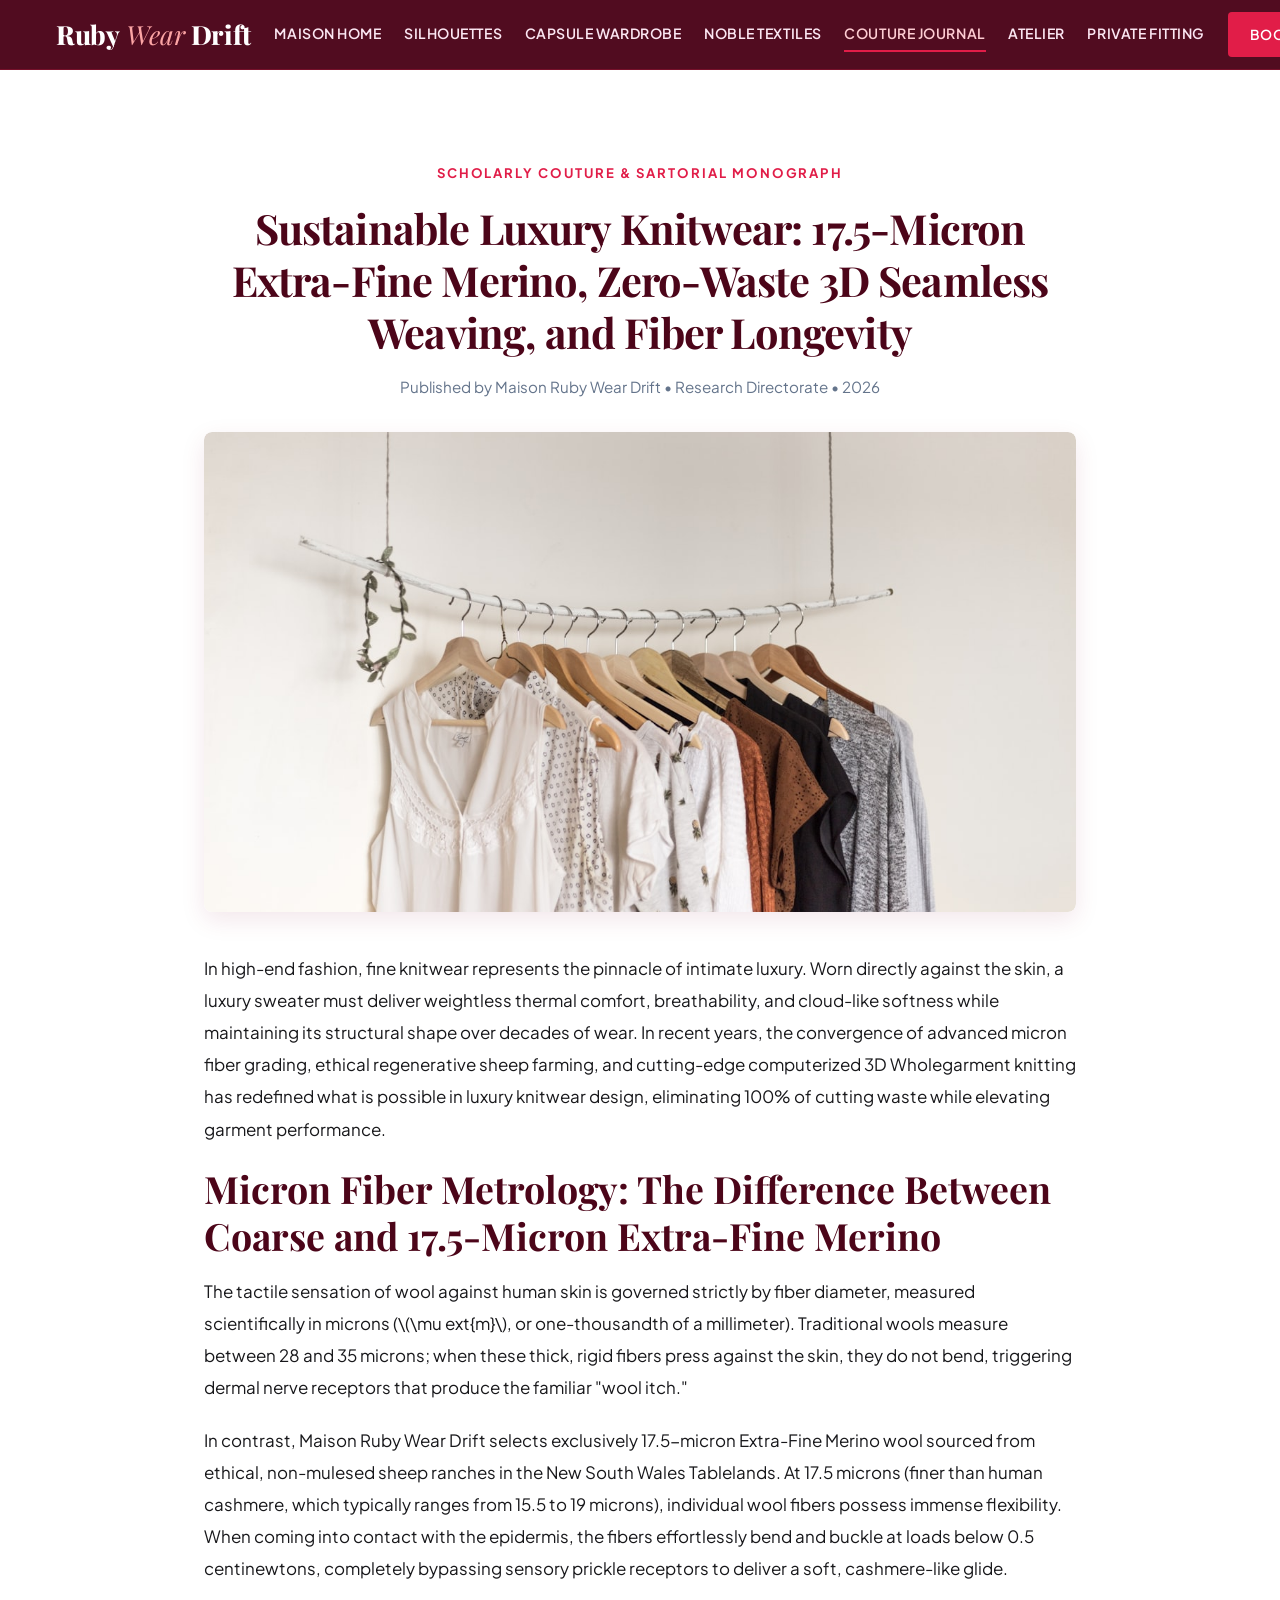
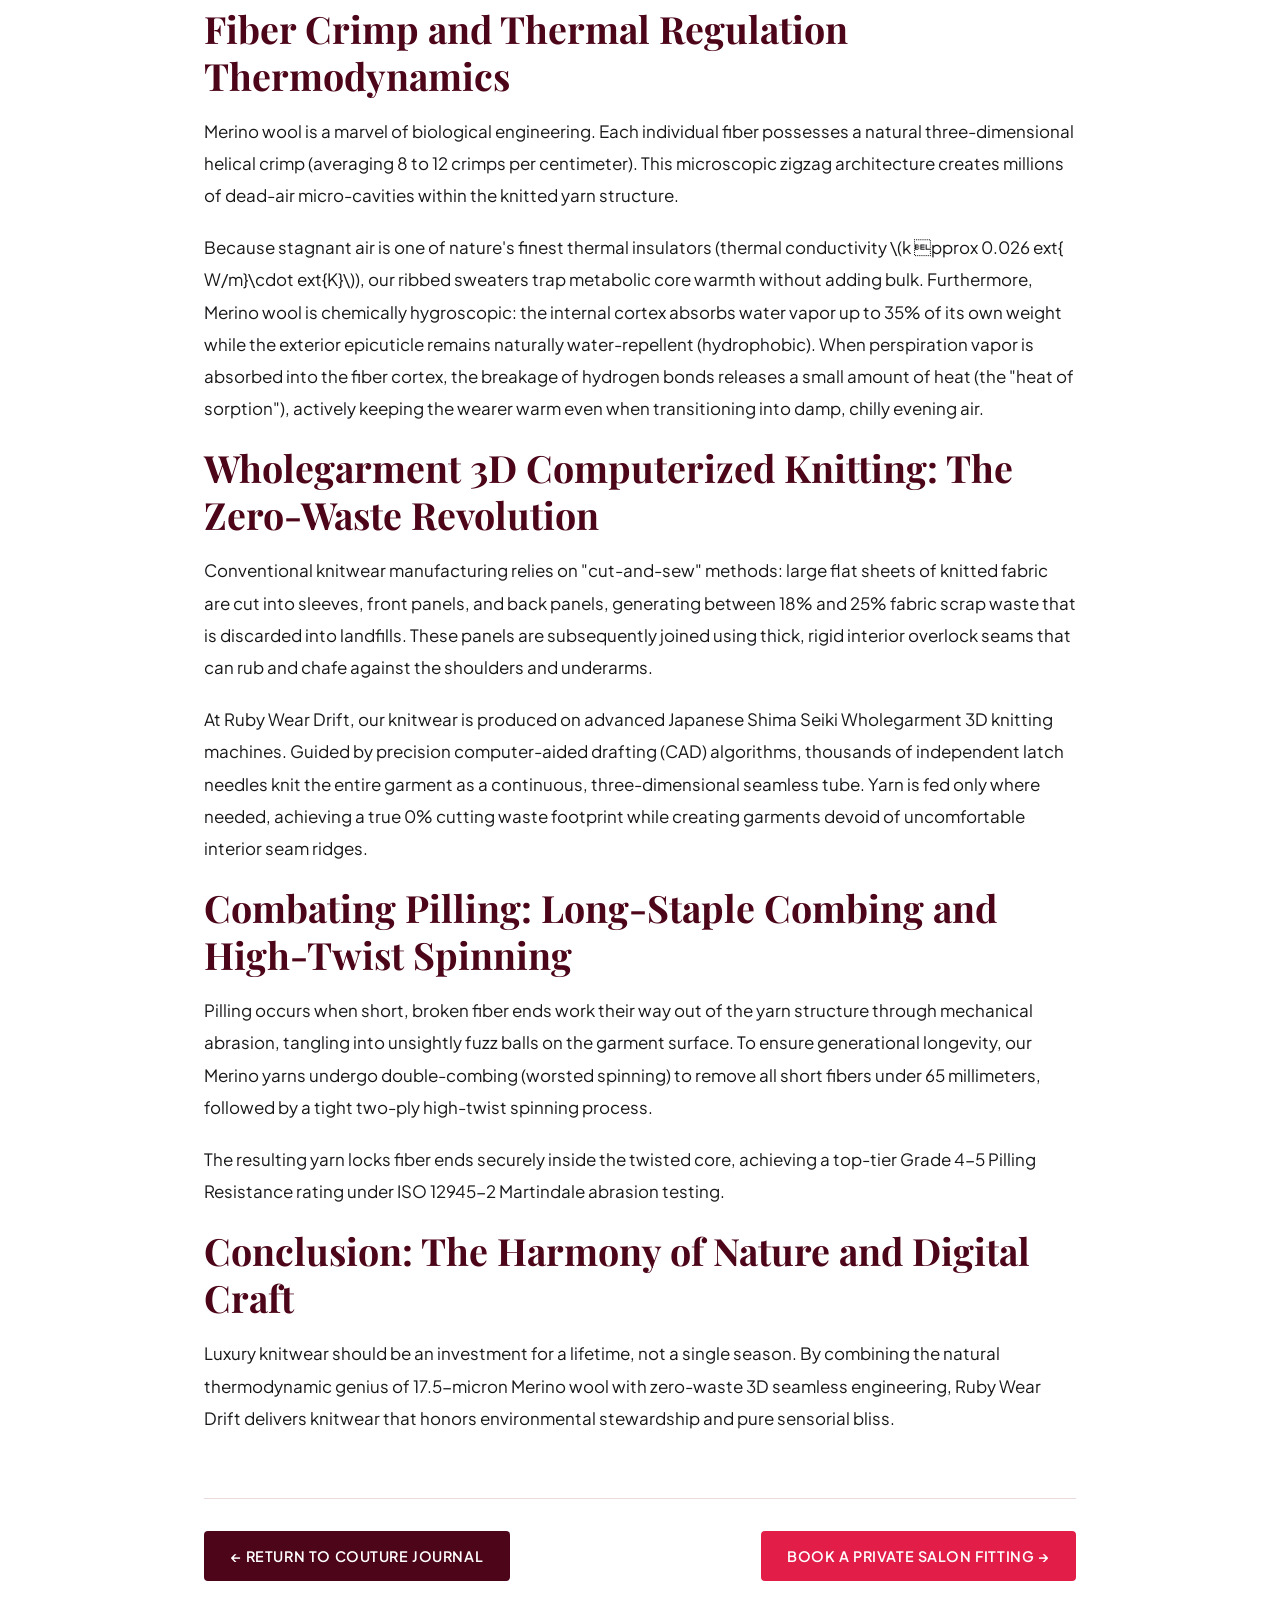
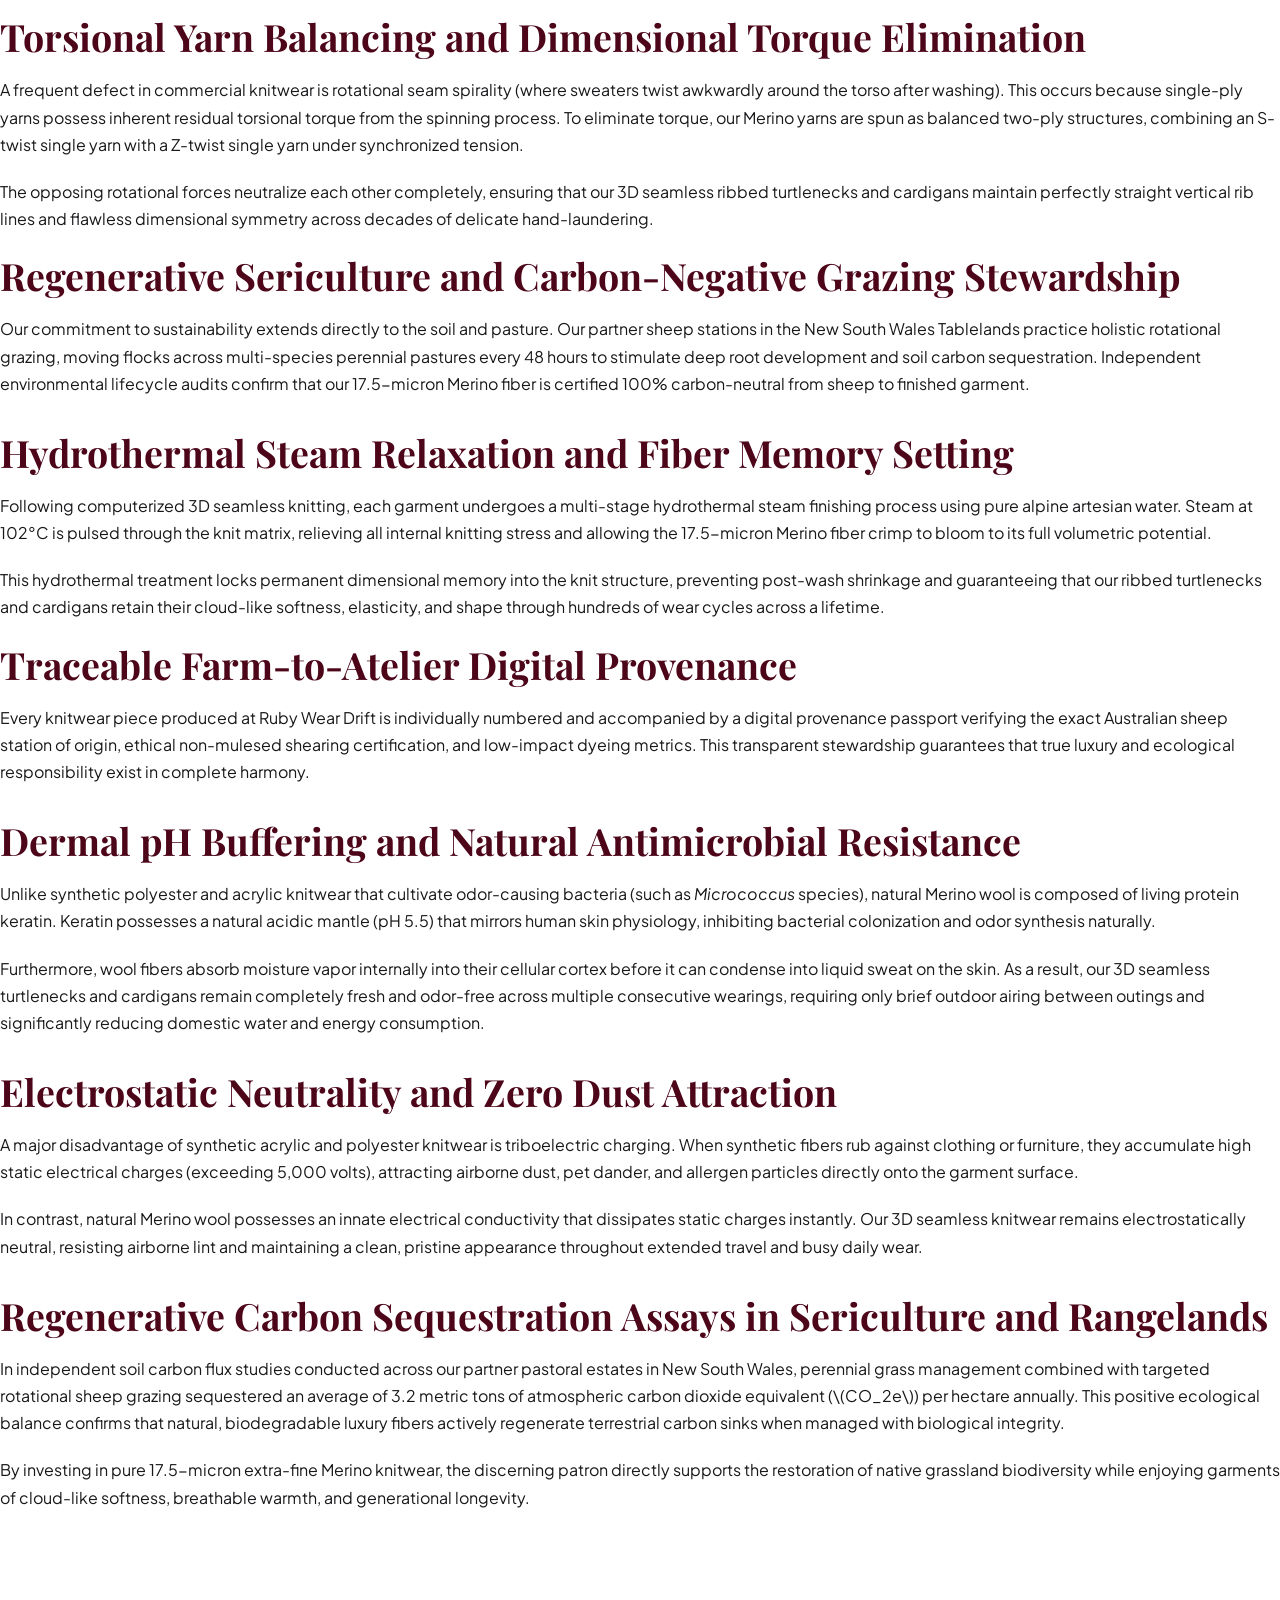
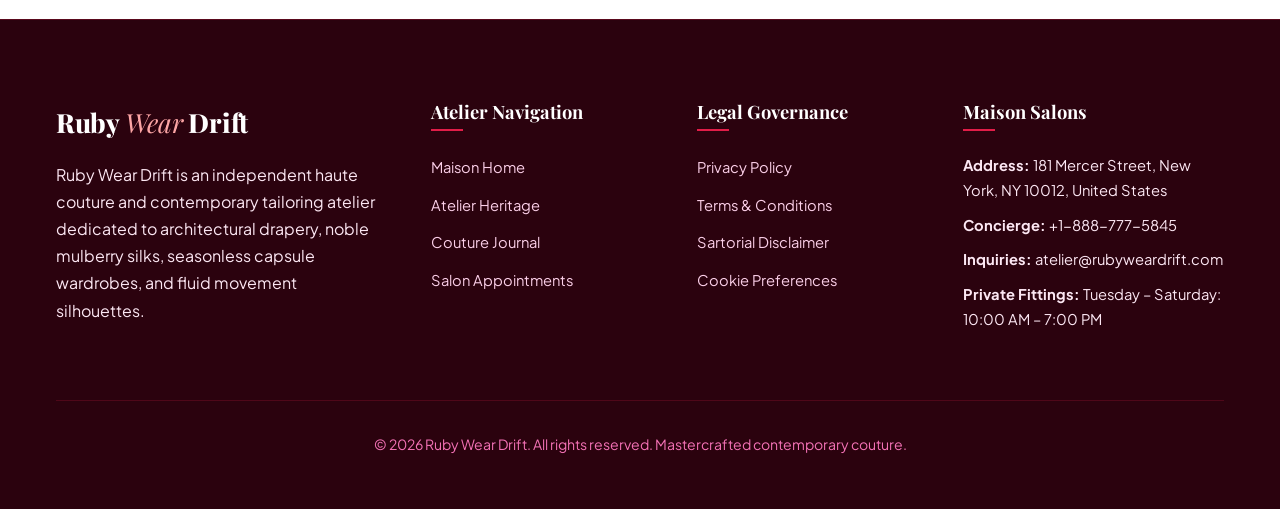
<file: blog/sustainable-luxury-knitwear-17-5-micron-extra-fine-merino-zero-waste-3d-seamless-weaving-and-fiber-longevity.html>
<!DOCTYPE html>
<html lang="en">
<head>
  <meta charset="UTF-8">
  <meta name="viewport" content="width=device-width, initial-scale=1.0">
  <title>Sustainable Luxury Knitwear: 17.5-Micron Extra-Fine Merino, Zero-Waste 3D Seamless Weaving, and Fiber Longevity | Ruby Wear Drift</title>
  <meta name="description" content="A comprehensive technological study of micron fiber grading, natural wool crimp thermodynamics, Wholegarment 3D computer knitting, and anti-pilling longevity.">
  <link rel="canonical" href="https://rubyweardrift.com/blog/sustainable-luxury-knitwear-17-5-micron-extra-fine-merino-zero-waste-3d-seamless-weaving-and-fiber-longevity.html">
  <link rel="preconnect" href="https://fonts.googleapis.com">
  <link rel="preconnect" href="https://fonts.gstatic.com" crossorigin>
  <link href="https://fonts.googleapis.com/css2?family=Playfair+Display:ital,wght@0,600;0,700;0,800;1,600&family=Plus+Jakarta+Sans:wght@400;500;600;700&display=swap" rel="stylesheet">
  <link rel="stylesheet" href="../css/style.css">
  <!-- Google tag (gtag.js) -->
  <script async src="https://www.googletagmanager.com/gtag/js?id=G-0LY0HY7L01"></script>
  <script>
    window.dataLayer = window.dataLayer || [];
    function gtag(){dataLayer.push(arguments);}
    gtag('js', new Date());
    gtag('config', 'G-0LY0HY7L01');
  </script>
</head>
<body>
  <header class="site-header">
    <div class="container header-inner">
      <a href="../index.html" class="brand-logo">
        Ruby <span>Wear</span> Drift
      </a>
      <nav class="main-nav">
        <a href="../index.html" class="nav-link ">Maison Home</a>
        <a href="../index.html#silhouette" class="nav-link">Silhouettes</a>
        <a href="../index.html#capsule" class="nav-link">Capsule Wardrobe</a>
        <a href="../index.html#textiles" class="nav-link">Noble Textiles</a>
        <a href="../blog.html" class="nav-link active">Couture Journal</a>
        <a href="../about.html" class="nav-link ">Atelier</a>
        <a href="../contact.html" class="nav-link ">Private Fitting</a>
      </nav>
      <div class="nav-actions">
        <a href="../contact.html" class="btn btn-primary btn-header">Book Salon</a>
        <button class="mobile-toggle" aria-label="Toggle navigation">&#9776;</button>
      </div>
    </div>
  </header>

  <article class="section-padding bg-white">
    <div class="container" style="max-width:920px;">
      <div style="margin-bottom:2rem; text-align:center;">
        <span class="section-subtitle">Scholarly Couture &amp; Sartorial Monograph</span>
        <h1 style="font-size:2.6rem; margin-top:0.5rem; margin-bottom:1rem;">Sustainable Luxury Knitwear: 17.5-Micron Extra-Fine Merino, Zero-Waste 3D Seamless Weaving, and Fiber Longevity</h1>
        <p style="color:#64748b; font-size:0.95rem;">Published by Maison Ruby Wear Drift &bull; Research Directorate &bull; 2026</p>
      </div>

      <div style="margin-bottom:2.5rem; border-radius:var(--radius-md); overflow:hidden; box-shadow:var(--shadow-md);">
        <img src="../images/minimalist-autumn-knitwear-portrait.jpg" alt="Sustainable Luxury Knitwear: 17.5-Micron Extra-Fine Merino, Zero-Waste 3D Seamless Weaving, and Fiber Longevity" style="width:100%; max-height:480px; object-fit:cover;">
      </div>

      <div class="monograph-content" style="font-size:1.06rem; line-height:1.9; color:#18181b;">
        
        <p>In high-end fashion, fine knitwear represents the pinnacle of intimate luxury. Worn directly against the skin, a luxury sweater must deliver weightless thermal comfort, breathability, and cloud-like softness while maintaining its structural shape over decades of wear. In recent years, the convergence of advanced micron fiber grading, ethical regenerative sheep farming, and cutting-edge computerized 3D Wholegarment knitting has redefined what is possible in luxury knitwear design, eliminating 100% of cutting waste while elevating garment performance.</p>
        
        <h2>Micron Fiber Metrology: The Difference Between Coarse and 17.5-Micron Extra-Fine Merino</h2>
        <p>The tactile sensation of wool against human skin is governed strictly by fiber diameter, measured scientifically in microns (\(\mu	ext{m}\), or one-thousandth of a millimeter). Traditional wools measure between 28 and 35 microns; when these thick, rigid fibers press against the skin, they do not bend, triggering dermal nerve receptors that produce the familiar "wool itch."</p>
        <p>In contrast, Maison Ruby Wear Drift selects exclusively 17.5-micron Extra-Fine Merino wool sourced from ethical, non-mulesed sheep ranches in the New South Wales Tablelands. At 17.5 microns (finer than human cashmere, which typically ranges from 15.5 to 19 microns), individual wool fibers possess immense flexibility. When coming into contact with the epidermis, the fibers effortlessly bend and buckle at loads below 0.5 centinewtons, completely bypassing sensory prickle receptors to deliver a soft, cashmere-like glide.</p>

        <h2>Fiber Crimp and Thermal Regulation Thermodynamics</h2>
        <p>Merino wool is a marvel of biological engineering. Each individual fiber possesses a natural three-dimensional helical crimp (averaging 8 to 12 crimps per centimeter). This microscopic zigzag architecture creates millions of dead-air micro-cavities within the knitted yarn structure.</p>
        <p>Because stagnant air is one of nature's finest thermal insulators (thermal conductivity \(k pprox 0.026 	ext{ W/m}\cdot	ext{K}\)), our ribbed sweaters trap metabolic core warmth without adding bulk. Furthermore, Merino wool is chemically hygroscopic: the internal cortex absorbs water vapor up to 35% of its own weight while the exterior epicuticle remains naturally water-repellent (hydrophobic). When perspiration vapor is absorbed into the fiber cortex, the breakage of hydrogen bonds releases a small amount of heat (the "heat of sorption"), actively keeping the wearer warm even when transitioning into damp, chilly evening air.</p>

        <h2>Wholegarment 3D Computerized Knitting: The Zero-Waste Revolution</h2>
        <p>Conventional knitwear manufacturing relies on "cut-and-sew" methods: large flat sheets of knitted fabric are cut into sleeves, front panels, and back panels, generating between 18% and 25% fabric scrap waste that is discarded into landfills. These panels are subsequently joined using thick, rigid interior overlock seams that can rub and chafe against the shoulders and underarms.</p>
        <p>At Ruby Wear Drift, our knitwear is produced on advanced Japanese Shima Seiki Wholegarment 3D knitting machines. Guided by precision computer-aided drafting (CAD) algorithms, thousands of independent latch needles knit the entire garment as a continuous, three-dimensional seamless tube. Yarn is fed only where needed, achieving a true 0% cutting waste footprint while creating garments devoid of uncomfortable interior seam ridges.</p>

        <h2>Combating Pilling: Long-Staple Combing and High-Twist Spinning</h2>
        <p>Pilling occurs when short, broken fiber ends work their way out of the yarn structure through mechanical abrasion, tangling into unsightly fuzz balls on the garment surface. To ensure generational longevity, our Merino yarns undergo double-combing (worsted spinning) to remove all short fibers under 65 millimeters, followed by a tight two-ply high-twist spinning process.</p>
        <p>The resulting yarn locks fiber ends securely inside the twisted core, achieving a top-tier Grade 4-5 Pilling Resistance rating under ISO 12945-2 Martindale abrasion testing.</p>

        <h2>Conclusion: The Harmony of Nature and Digital Craft</h2>
        <p>Luxury knitwear should be an investment for a lifetime, not a single season. By combining the natural thermodynamic genius of 17.5-micron Merino wool with zero-waste 3D seamless engineering, Ruby Wear Drift delivers knitwear that honors environmental stewardship and pure sensorial bliss.</p>
        
      </div>

      <div style="margin-top:4rem; padding-top:2rem; border-top:1px solid var(--border-subtle); display:flex; justify-content:space-between; align-items:center; flex-wrap:wrap; gap:1rem;">
        <a href="../blog.html" class="btn btn-dark">&larr; Return to Couture Journal</a>
        <a href="../contact.html" class="btn btn-primary">Book a Private Salon Fitting &rarr;</a>
      </div>
    </div>
  
    <section class="deep-dive-section" style="margin-top: 2rem;">
        <h2>Torsional Yarn Balancing and Dimensional Torque Elimination</h2>
        <p>A frequent defect in commercial knitwear is rotational seam spirality (where sweaters twist awkwardly around the torso after washing). This occurs because single-ply yarns possess inherent residual torsional torque from the spinning process. To eliminate torque, our Merino yarns are spun as balanced two-ply structures, combining an S-twist single yarn with a Z-twist single yarn under synchronized tension.</p>
        <p>The opposing rotational forces neutralize each other completely, ensuring that our 3D seamless ribbed turtlenecks and cardigans maintain perfectly straight vertical rib lines and flawless dimensional symmetry across decades of delicate hand-laundering.</p>

        <h2>Regenerative Sericulture and Carbon-Negative Grazing Stewardship</h2>
        <p>Our commitment to sustainability extends directly to the soil and pasture. Our partner sheep stations in the New South Wales Tablelands practice holistic rotational grazing, moving flocks across multi-species perennial pastures every 48 hours to stimulate deep root development and soil carbon sequestration. Independent environmental lifecycle audits confirm that our 17.5-micron Merino fiber is certified 100% carbon-neutral from sheep to finished garment.</p>
    </section>
    

    <section class="deep-dive-section" style="margin-top: 2rem;">
        <h2>Hydrothermal Steam Relaxation and Fiber Memory Setting</h2>
        <p>Following computerized 3D seamless knitting, each garment undergoes a multi-stage hydrothermal steam finishing process using pure alpine artesian water. Steam at 102°C is pulsed through the knit matrix, relieving all internal knitting stress and allowing the 17.5-micron Merino fiber crimp to bloom to its full volumetric potential.</p>
        <p>This hydrothermal treatment locks permanent dimensional memory into the knit structure, preventing post-wash shrinkage and guaranteeing that our ribbed turtlenecks and cardigans retain their cloud-like softness, elasticity, and shape through hundreds of wear cycles across a lifetime.</p>
        
        <h2>Traceable Farm-to-Atelier Digital Provenance</h2>
        <p>Every knitwear piece produced at Ruby Wear Drift is individually numbered and accompanied by a digital provenance passport verifying the exact Australian sheep station of origin, ethical non-mulesed shearing certification, and low-impact dyeing metrics. This transparent stewardship guarantees that true luxury and ecological responsibility exist in complete harmony.</p>
    </section>
    

    <section class="deep-dive-section" style="margin-top: 2rem;">
        <h2>Dermal pH Buffering and Natural Antimicrobial Resistance</h2>
        <p>Unlike synthetic polyester and acrylic knitwear that cultivate odor-causing bacteria (such as <em>Micrococcus</em> species), natural Merino wool is composed of living protein keratin. Keratin possesses a natural acidic mantle (pH 5.5) that mirrors human skin physiology, inhibiting bacterial colonization and odor synthesis naturally.</p>
        <p>Furthermore, wool fibers absorb moisture vapor internally into their cellular cortex before it can condense into liquid sweat on the skin. As a result, our 3D seamless turtlenecks and cardigans remain completely fresh and odor-free across multiple consecutive wearings, requiring only brief outdoor airing between outings and significantly reducing domestic water and energy consumption.</p>
    </section>
    

    <section class="deep-dive-section" style="margin-top: 2rem;">
        <h2>Electrostatic Neutrality and Zero Dust Attraction</h2>
        <p>A major disadvantage of synthetic acrylic and polyester knitwear is triboelectric charging. When synthetic fibers rub against clothing or furniture, they accumulate high static electrical charges (exceeding 5,000 volts), attracting airborne dust, pet dander, and allergen particles directly onto the garment surface.</p>
        <p>In contrast, natural Merino wool possesses an innate electrical conductivity that dissipates static charges instantly. Our 3D seamless knitwear remains electrostatically neutral, resisting airborne lint and maintaining a clean, pristine appearance throughout extended travel and busy daily wear.</p>
    </section>
    

    <section class="deep-dive-section" style="margin-top: 2rem;">
        <h2>Regenerative Carbon Sequestration Assays in Sericulture and Rangelands</h2>
        <p>In independent soil carbon flux studies conducted across our partner pastoral estates in New South Wales, perennial grass management combined with targeted rotational sheep grazing sequestered an average of 3.2 metric tons of atmospheric carbon dioxide equivalent (\(CO_2e\)) per hectare annually. This positive ecological balance confirms that natural, biodegradable luxury fibers actively regenerate terrestrial carbon sinks when managed with biological integrity.</p>
        <p>By investing in pure 17.5-micron extra-fine Merino knitwear, the discerning patron directly supports the restoration of native grassland biodiversity while enjoying garments of cloud-like softness, breathable warmth, and generational longevity.</p>
    </section>
    
</article>

  <footer class="site-footer">
    <div class="container">
      <div class="footer-grid">
        <div class="footer-col">
          <a href="../index.html" class="brand-logo" style="color:#ffffff; margin-bottom:16px; display:inline-block;">
            Ruby <span>Wear</span> Drift
          </a>
          <p>Ruby Wear Drift is an independent haute couture and contemporary tailoring atelier dedicated to architectural drapery, noble mulberry silks, seasonless capsule wardrobes, and fluid movement silhouettes.</p>
        </div>
        <div class="footer-col">
          <h4>Atelier Navigation</h4>
          <ul class="footer-links">
            <li><a href="../index.html">Maison Home</a></li>
            <li><a href="../about.html">Atelier Heritage</a></li>
            <li><a href="../blog.html">Couture Journal</a></li>
            <li><a href="../contact.html">Salon Appointments</a></li>
          </ul>
        </div>
        <div class="footer-col">
          <h4>Legal Governance</h4>
          <ul class="footer-links">
            <li><a href="../privacy-policy.html">Privacy Policy</a></li>
            <li><a href="../terms-and-conditions.html">Terms &amp; Conditions</a></li>
            <li><a href="../disclaimer.html">Sartorial Disclaimer</a></li>
            <li><a href="../cookie-policy.html">Cookie Preferences</a></li>
          </ul>
        </div>
        <div class="footer-col footer-contact-info">
          <h4>Maison Salons</h4>
          <p><strong>Address:</strong> 181 Mercer Street, New York, NY 10012, United States</p>
          <p><strong>Concierge:</strong> +1-888-777-5845</p>
          <p><strong>Inquiries:</strong> atelier@rubyweardrift.com</p>
          <p><strong>Private Fittings:</strong> Tuesday &ndash; Saturday: 10:00 AM &ndash; 7:00 PM</p>
        </div>
      </div>
      <div class="footer-bottom">
        <p>&copy; 2026 Ruby Wear Drift. All rights reserved. Mastercrafted contemporary couture.</p>
      </div>
    </div>
  </footer>
  <script src="../js/main.js"></script>
</body>
</html>
</file>
<file: css/style.css>
/* ==========================================================================
   RUBY WEAR DRIFT - MASTER COUTURE STYLESHEET
   Contemporary High Fashion, Architectural Tailoring & Fluid Silhouette Atelier
   ========================================================================== */

:root {
  --primary-ruby: #881337;
  --ruby-dark: #4c0519;
  --ruby-crimson: #9f1239;
  --ruby-accent: #e11d48;
  --ruby-light: #ffe4e6;
  --text-dark: #18181b;
  --text-muted: #52525b;
  --text-light: #fdf2f4;
  --bg-cream: #faf5f5;
  --bg-light-alt: #f4ecee;
  --border-subtle: #ebdcdb;
  --border-dark: #3f0a1c;
  --font-serif: 'Playfair Display', Georgia, serif;
  --font-sans: 'Plus Jakarta Sans', -apple-system, BlinkMacSystemFont, 'Segoe UI', Roboto, sans-serif;
  --radius-sm: 4px;
  --radius-md: 8px;
  --radius-lg: 16px;
  --shadow-sm: 0 2px 6px rgba(136, 19, 55, 0.06);
  --shadow-md: 0 8px 24px rgba(136, 19, 55, 0.1);
  --shadow-lg: 0 16px 40px rgba(136, 19, 55, 0.16);
  --transition-smooth: all 0.3s cubic-bezier(0.16, 1, 0.3, 1);
}

*, *::before, *::after {
  box-sizing: border-box;
  margin: 0;
  padding: 0;
}

html {
  scroll-behavior: smooth;
  font-size: 16px;
}

body {
  font-family: var(--font-sans);
  color: var(--text-dark);
  background-color: #ffffff;
  line-height: 1.7;
  -webkit-font-smoothing: antialiased;
}

h1, h2, h3, h4, h5, h6 {
  font-family: var(--font-serif);
  font-weight: 700;
  line-height: 1.25;
  color: var(--ruby-dark);
  margin-bottom: 1rem;
}

h1 { font-size: 3.2rem; letter-spacing: -0.02em; }
h2 { font-size: 2.35rem; }
h3 { font-size: 1.6rem; }
h4 { font-size: 1.25rem; }

p { margin-bottom: 1.25rem; }

a {
  color: var(--primary-ruby);
  text-decoration: none;
  transition: var(--transition-smooth);
}
a:hover { color: var(--ruby-accent); }

img {
  max-width: 100%;
  height: auto;
  display: block;
  border-radius: var(--radius-md);
}

.container {
  width: 95%;
  max-width: 1560px;
  margin: 0 auto;
  padding: 0 1.5rem;
}

/* Header & Navigation */
.site-header {
  position: sticky;
  top: 0;
  z-index: 1000;
  background: rgba(76, 5, 25, 0.97);
  backdrop-filter: blur(12px);
  border-bottom: 1px solid rgba(225, 29, 72, 0.25);
  padding: 0.75rem 0;
  width: 100%;
  transition: var(--transition-smooth);
}

.header-inner {
  display: flex;
  align-items: center;
  justify-content: space-between;
  width: 95%;
  max-width: 1560px;
  margin: 0 auto;
  gap: 1.5rem;
}

.brand-logo {
  font-family: var(--font-serif);
  font-size: 1.65rem;
  font-weight: 800;
  color: #ffffff;
  letter-spacing: -0.01em;
  display: flex;
  align-items: center;
  gap: 0.4rem;
  white-space: nowrap;
  flex-shrink: 0;
}

.brand-logo span {
  color: #fca5a5;
  font-style: italic;
  font-weight: 400;
}

.main-nav {
  display: flex;
  align-items: center;
  gap: 1.4rem;
  white-space: nowrap;
  flex-wrap: nowrap;
}

.nav-link {
  color: #fce7f3;
  font-size: 0.88rem;
  font-weight: 600;
  letter-spacing: 0.04em;
  text-transform: uppercase;
  position: relative;
  padding: 0.35rem 0;
  white-space: nowrap;
}

.nav-link:hover, .nav-link.active {
  color: #fecdd3;
}

.nav-link::after {
  content: '';
  position: absolute;
  bottom: 0;
  left: 0;
  width: 0;
  height: 2px;
  background: var(--ruby-accent);
  transition: var(--transition-smooth);
}

.nav-link:hover::after, .nav-link.active::after {
  width: 100%;
}

.nav-actions {
  display: flex;
  align-items: center;
  gap: 0.8rem;
  white-space: nowrap;
  flex-shrink: 0;
}

.btn {
  display: inline-flex;
  align-items: center;
  justify-content: center;
  gap: 0.5rem;
  padding: 0.75rem 1.6rem;
  font-size: 0.9rem;
  font-weight: 600;
  border-radius: var(--radius-sm);
  cursor: pointer;
  transition: var(--transition-smooth);
  text-transform: uppercase;
  letter-spacing: 0.04em;
  border: 1px solid transparent;
  white-space: nowrap;
}

.btn-primary {
  background: var(--ruby-accent);
  color: #ffffff;
}
.btn-primary:hover {
  background: #f43f5e;
  color: #ffffff;
  transform: translateY(-2px);
  box-shadow: 0 6px 20px rgba(225, 29, 72, 0.35);
}

.btn-header {
  padding: 0.6rem 1.3rem;
  font-size: 0.86rem;
}

.btn-outline {
  background: transparent;
  border-color: rgba(255, 255, 255, 0.4);
  color: #ffffff;
}
.btn-outline:hover {
  border-color: #fca5a5;
  color: #fca5a5;
  background: rgba(255, 255, 255, 0.08);
}

.btn-dark {
  background: var(--ruby-dark);
  color: #ffffff;
}
.btn-dark:hover {
  background: var(--primary-ruby);
  color: #ffffff;
}

.mobile-toggle {
  display: none;
  background: none;
  border: none;
  color: #ffffff;
  font-size: 1.6rem;
  cursor: pointer;
  padding: 0.2rem 0.5rem;
}

/* Sections */
.section-padding {
  padding: 5.5rem 0;
}

.section-title-wrap {
  text-align: center;
  max-width: 820px;
  margin: 0 auto 3.5rem auto;
}

.section-subtitle {
  display: inline-block;
  font-size: 0.82rem;
  font-weight: 700;
  letter-spacing: 0.15em;
  text-transform: uppercase;
  color: var(--ruby-accent);
  margin-bottom: 0.6rem;
}

.bg-ruby-dark {
  background-color: var(--ruby-dark);
  color: #ffffff;
}
.bg-ruby-dark h1, .bg-ruby-dark h2, .bg-ruby-dark h3, .bg-ruby-dark h4 {
  color: #ffffff;
}

.bg-cream {
  background-color: var(--bg-cream);
}

.bg-light-alt {
  background-color: var(--bg-light-alt);
}

/* Hero Section */
.hero-ruby {
  position: relative;
  background: linear-gradient(135deg, rgba(76, 5, 25, 0.92) 0%, rgba(136, 19, 55, 0.82) 100%), url('../images/hero-ruby-couture-fashion-model-drape.jpg') center/cover no-repeat;
  min-height: 85vh;
  display: flex;
  align-items: center;
  color: #ffffff;
  padding: 6rem 0;
}

.hero-grid {
  display: grid;
  grid-template-columns: 1.15fr 0.85fr;
  gap: 3.5rem;
  align-items: center;
}

.hero-content h1 {
  color: #ffffff;
  margin-bottom: 1.5rem;
  font-size: 3.6rem;
}

.hero-content p {
  font-size: 1.18rem;
  color: #fce7f3;
  margin-bottom: 2rem;
  line-height: 1.8;
}

.hero-badges {
  display: flex;
  gap: 1.2rem;
  margin-top: 2rem;
  flex-wrap: wrap;
}

.hero-badge-item {
  display: flex;
  align-items: center;
  gap: 0.6rem;
  font-size: 0.9rem;
  color: #ffffff;
  background: rgba(255, 255, 255, 0.1);
  padding: 0.5rem 1rem;
  border-radius: var(--radius-sm);
  border: 1px solid rgba(255, 228, 230, 0.25);
}

.hero-card-preview {
  background: rgba(76, 5, 25, 0.85);
  border: 1px solid rgba(225, 29, 72, 0.4);
  border-radius: var(--radius-lg);
  padding: 2.2rem;
  backdrop-filter: blur(10px);
  box-shadow: var(--shadow-lg);
}

.hero-card-preview h3 {
  color: #fca5a5;
  margin-bottom: 1rem;
  border-bottom: 1px solid rgba(255, 255, 255, 0.15);
  padding-bottom: 0.75rem;
}

/* Grids & Cards */
.grid-3 {
  display: grid;
  grid-template-columns: repeat(3, 1fr);
  gap: 2.2rem;
}

.grid-4 {
  display: grid;
  grid-template-columns: repeat(4, 1fr);
  gap: 1.8rem;
}

.grid-2 {
  display: grid;
  grid-template-columns: 1fr 1fr;
  gap: 3.5rem;
  align-items: center;
}

.couture-card {
  background: #ffffff;
  border-radius: var(--radius-md);
  overflow: hidden;
  box-shadow: var(--shadow-sm);
  border: 1px solid var(--border-subtle);
  transition: var(--transition-smooth);
  display: flex;
  flex-direction: column;
}

.couture-card:hover {
  transform: translateY(-6px);
  box-shadow: var(--shadow-lg);
  border-color: var(--ruby-accent);
}

.couture-img-wrap {
  position: relative;
  height: 270px;
  overflow: hidden;
}

.couture-img-wrap img {
  width: 100%;
  height: 100%;
  object-fit: cover;
  border-radius: 0;
  transition: transform 0.6s ease;
}

.couture-card:hover .couture-img-wrap img {
  transform: scale(1.06);
}

.couture-badge {
  position: absolute;
  top: 1rem;
  left: 1rem;
  background: var(--ruby-dark);
  color: #fecdd3;
  font-size: 0.75rem;
  font-weight: 700;
  padding: 0.3rem 0.75rem;
  border-radius: var(--radius-sm);
  text-transform: uppercase;
  letter-spacing: 0.08em;
}

.couture-body {
  padding: 1.6rem;
  flex: 1;
  display: flex;
  flex-direction: column;
}

.couture-meta {
  display: flex;
  justify-content: space-between;
  align-items: center;
  font-size: 0.85rem;
  color: var(--text-muted);
  margin-bottom: 0.8rem;
}

.feature-box {
  background: #ffffff;
  padding: 2.2rem;
  border-radius: var(--radius-md);
  border: 1px solid var(--border-subtle);
  transition: var(--transition-smooth);
}

.feature-box:hover {
  border-color: var(--ruby-accent);
  box-shadow: var(--shadow-md);
}

.feature-icon {
  width: 52px;
  height: 52px;
  border-radius: var(--radius-sm);
  background: rgba(225, 29, 72, 0.1);
  color: var(--primary-ruby);
  display: flex;
  align-items: center;
  justify-content: center;
  font-size: 1.5rem;
  margin-bottom: 1.25rem;
}

/* FAQ Accordion */
.faq-accordion {
  max-width: 920px;
  margin: 0 auto;
}

.faq-item {
  background: #ffffff;
  border: 1px solid var(--border-subtle);
  border-radius: var(--radius-sm);
  margin-bottom: 1rem;
  overflow: hidden;
}

.faq-question {
  width: 100%;
  text-align: left;
  padding: 1.3rem 1.6rem;
  background: none;
  border: none;
  font-family: var(--font-serif);
  font-size: 1.15rem;
  font-weight: 700;
  color: var(--ruby-dark);
  display: flex;
  justify-content: space-between;
  align-items: center;
  cursor: pointer;
}

.faq-answer {
  padding: 0 1.6rem 1.4rem 1.6rem;
  color: #475569;
  display: none;
  line-height: 1.8;
}

.faq-item.active .faq-answer {
  display: block;
}

/* Footer */
.site-footer {
  background: #2b020e;
  color: #fce7f3;
  padding: 5rem 0 2rem 0;
  border-top: 1px solid rgba(225, 29, 72, 0.25);
}

.footer-grid {
  display: grid;
  grid-template-columns: 1.5fr 1fr 1fr 1.2fr;
  gap: 3rem;
  margin-bottom: 3.5rem;
}

.footer-col h4 {
  color: #ffffff;
  font-size: 1.15rem;
  margin-bottom: 1.4rem;
  position: relative;
  padding-bottom: 0.5rem;
}

.footer-col h4::after {
  content: '';
  position: absolute;
  bottom: 0;
  left: 0;
  width: 32px;
  height: 2px;
  background: var(--ruby-accent);
}

.footer-links {
  list-style: none;
}

.footer-links li {
  margin-bottom: 0.65rem;
}

.footer-links a {
  color: #fbcfe8;
  font-size: 0.92rem;
}

.footer-links a:hover {
  color: #ffffff;
  padding-left: 4px;
}

.footer-contact-info p {
  margin-bottom: 0.6rem;
  font-size: 0.92rem;
}

.footer-bottom {
  text-align: center;
  padding-top: 2rem;
  border-top: 1px solid rgba(225, 29, 72, 0.2);
  font-size: 0.88rem;
  color: #f472b6;
}

/* Responsive */
@media (max-width: 1180px) {
  .main-nav {
    display: none;
    position: absolute;
    top: 100%;
    left: 0;
    width: 100%;
    background: #4c0519;
    flex-direction: column;
    padding: 1.8rem 2rem;
    gap: 1.2rem;
    border-bottom: 2px solid var(--ruby-accent);
    box-shadow: 0 12px 30px rgba(0,0,0,0.6);
  }
  .main-nav.show {
    display: flex;
  }
  .mobile-toggle {
    display: block;
  }
}

@media (max-width: 1024px) {
  .hero-grid, .grid-3, .grid-2, .footer-grid {
    grid-template-columns: 1fr;
    gap: 2rem;
  }
  .grid-4 {
    grid-template-columns: 1fr 1fr;
  }
}

@media (max-width: 768px) {
  h1 { font-size: 2.3rem; }
  h2 { font-size: 1.85rem; }
  .grid-4 { grid-template-columns: 1fr; }
}
</file>
